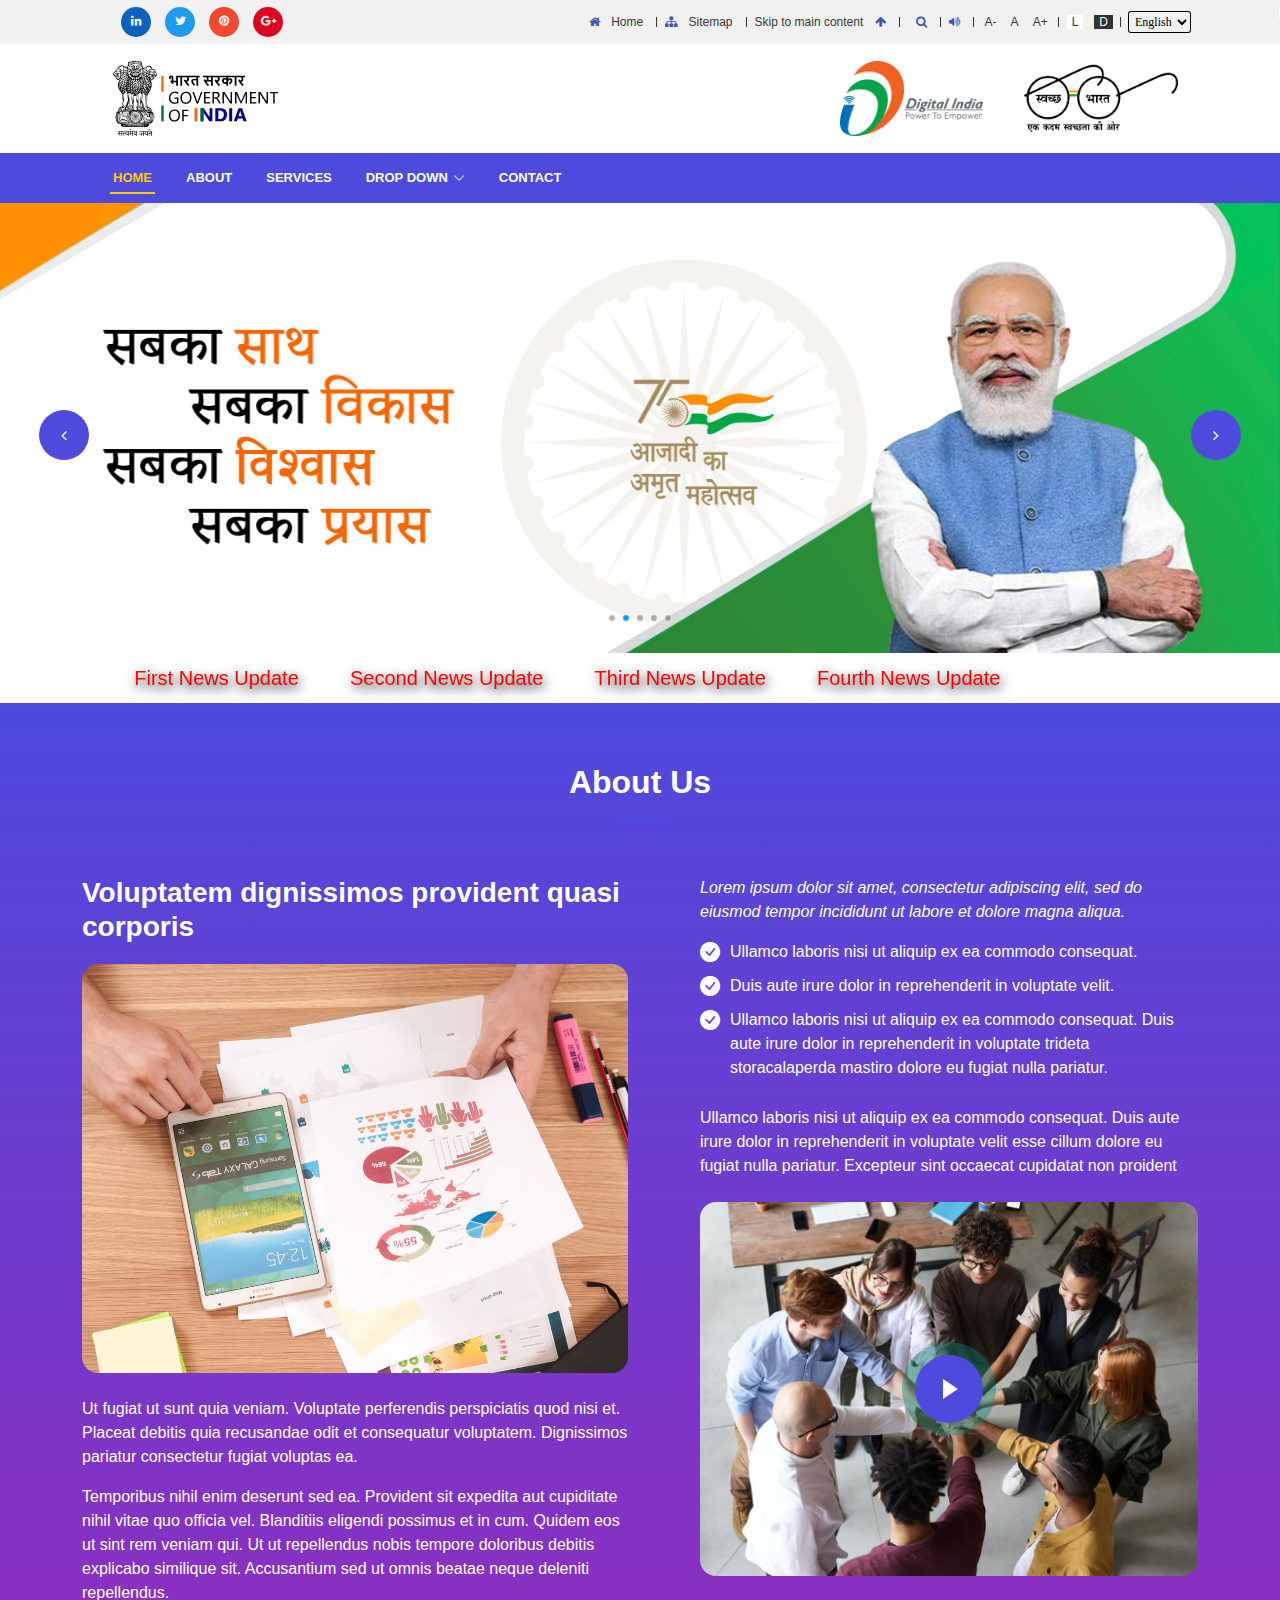
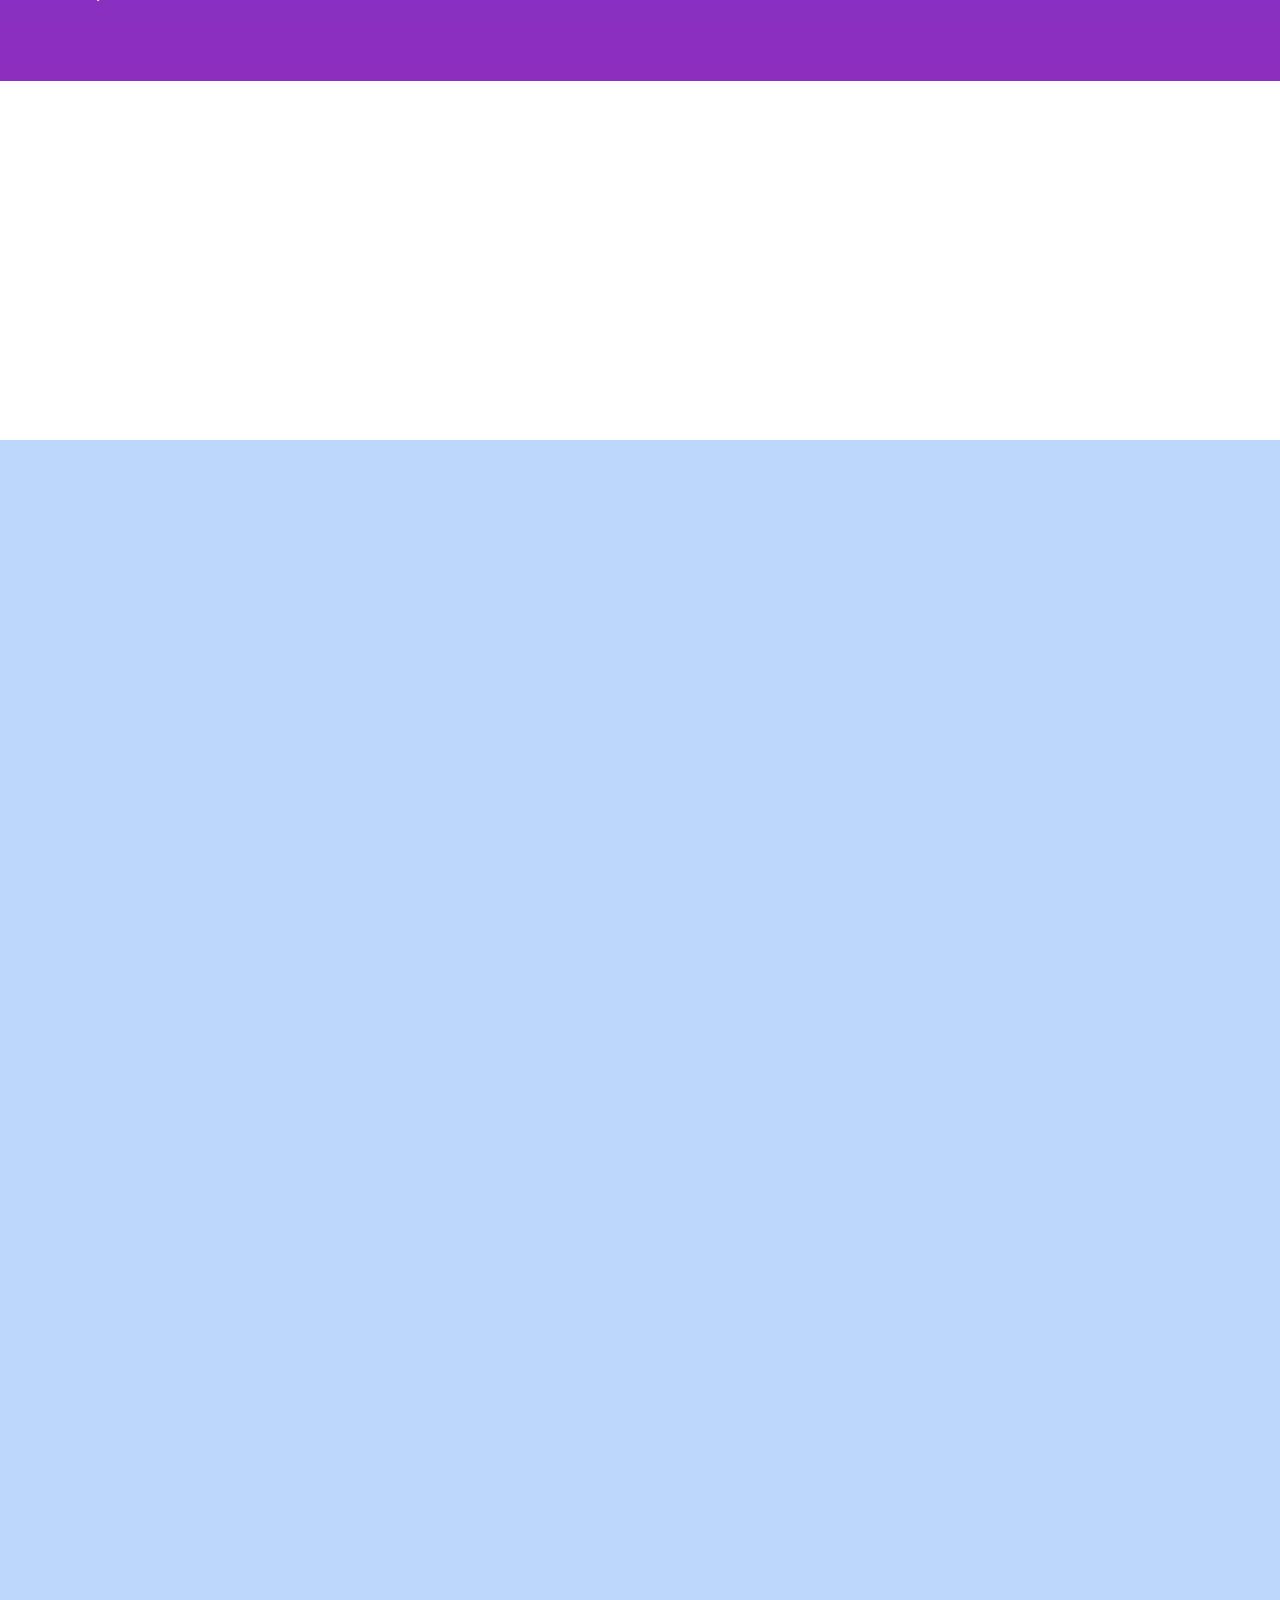
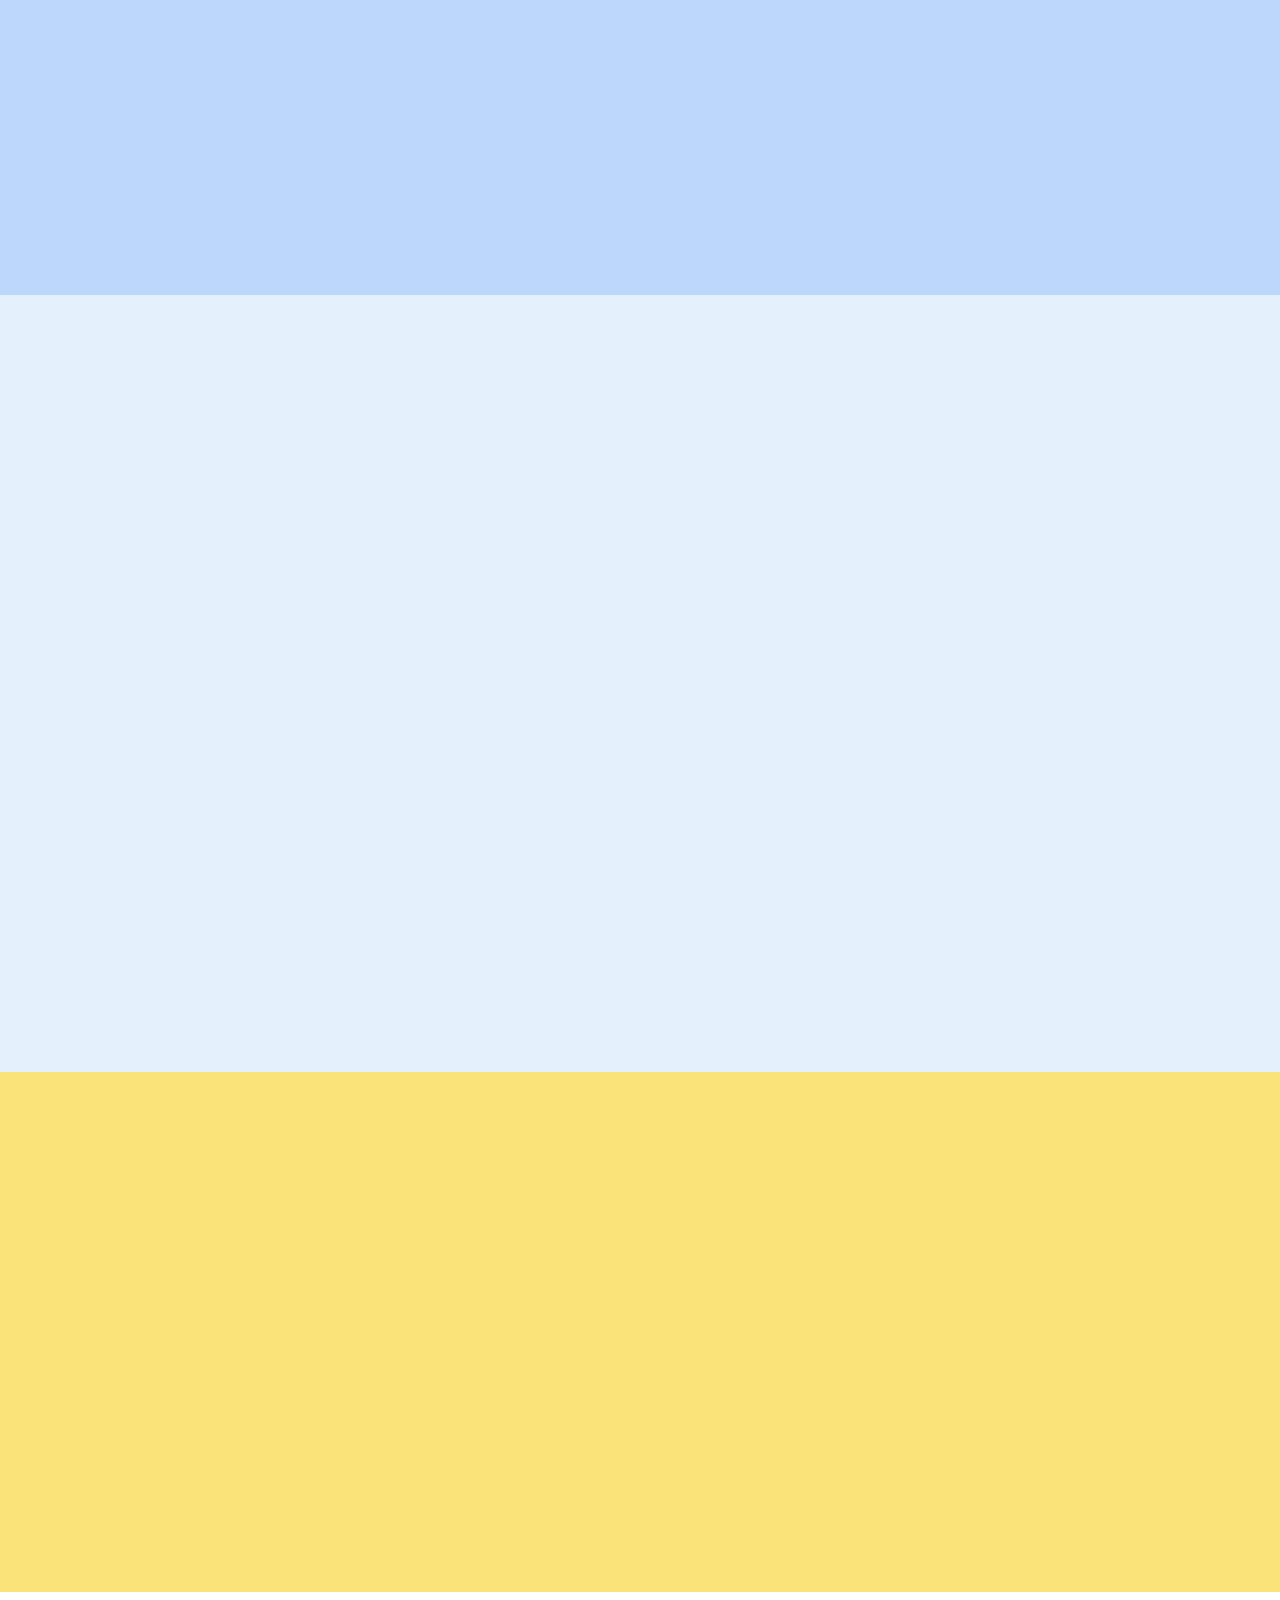
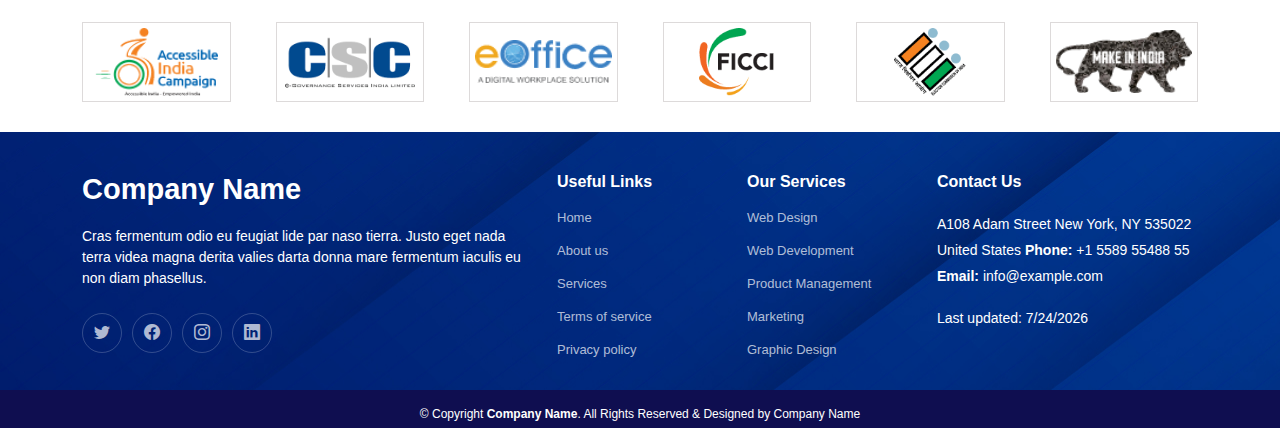
<file: theme1/index.html>
<!DOCTYPE html>
<html lang="en">

<head>
  <meta charset="utf-8">
  <meta content="width=device-width, initial-scale=1.0" name="viewport">

  <title>Company Name cunsultancy private limited</title>
  <meta content="" name="description">
  <meta content="" name="keywords">


  <link href="assets/vendor/bootstrap/css/bootstrap.min.css" rel="stylesheet">

  <!-- font awesome -->
  <link href="assets/css/main.css" rel="stylesheet">
  <link rel="stylesheet" href="./assets/css/font-awesome-4.7.0/css/font-awesome.min.css">

  <link rel="stylesheet" href="./assets/css/responsive.css">
  <!-- Vendor CSS Files -->

  <link href="assets/vendor/aos/aos.css" rel="stylesheet">
  <link href="assets/vendor/glightbox/css/glightbox.min.css" rel="stylesheet">
  <link href="assets/vendor/swiper/swiper-bundle.min.css" rel="stylesheet">

  <link href="assets/vendor/bootstrap-icons/bootstrap-icons.css" rel="stylesheet">
  <script src="./assets/js/code.jquery.com_jquery-3.7.0.js"></script>


</head>

<body>

  <div class="main-container">
    <div class="main-container-wrapper">
      <section id="topbar" class="topbar">
        <div class="top-header">
          <div class="container">
            <div class="row">
              <div class="col-lg-3 col-md-3">

                <div class="topbar d-flex align-items-center">
                  <ul class="d-flex sociol-icon">
                    <li><a href="#" title="linkedin" aria-label="linkedin"><i class="fa fa-linkedin"
                          aria-hidden="true"></i> </a></li>
                    <li><a href="#" title="twitter" aria-label="twitter"> <i class="fa fa-twitter"
                          aria-hidden="true"></i></a></li>
                    <li><a href="#" title="pintrest " aria-label="pinterest"> <i class="fa fa-pinterest"
                          aria-hidden="true"></i> </a></li>
                    <li><a href="#" title="google plus" aria-label="google"><i class="fa fa-google-plus"
                          aria-hidden="true"></i> </a></li>


                  </ul>
                </div>

              </div>
              <div class="col-lg-9 col-md-9">
                <div class="topbar d-flex align-items-center justify-content-end after-right">
                  <ul class="d-flex align-items-center">
                    <li class="after-right"><a href="./index.html"><i class="fa fa-home pe-2"
                          aria-hidden="true"></i><span class="phone-topbar-menu"> Home</span></a></li>
                    <li class="after-right"><a href="#"> <i class="fa fa-sitemap pe-2" aria-hidden="true"></i>
                        <span class="phone-topbar-menu">Sitemap</span></a></li>
                    <li class="after-right"> <a href="#about"><span class="phone-topbar-menu">Skip to main content
                        </span><i class="fa fa-arrow-up ps-2" aria-hidden="true"></i></a></li>

                    <li class="after-right search-now "> <a href="#"> <i class="fa fa-search ps-2"
                          aria-hidden="true"></i></a></li>
                    <li class="ps-0" id="search"> <a href="#"> <input type="text"> </a> <button>Search</button></li>


                    <li class="after-right"><a href="#" title="screen reader assess"><i class="fa fa-volume-up"
                          aria-hidden="true"></i> </a></li>
                    <li class="theme-text-size after-right">
                      <a href="#" id="btn-decrease" class="pe-2">A-</a>
                      <!-- <a href="#" id="btn-decrease" onclick="decreaseFontSize()">A-</a> -->
                      <a href="" id="btn-orig" class="pe-2">A</a>
                      <a href="#" id="btn-increase">A+</a>
                    </li>
                    <li class="theme-mode after-right">
                      <a href="#" class="light-mode me-2" id="light-mode">L</a>
                      <a href="#" class="dark-mode" id="dark-mode">D</a>
                    </li>

                    <li>
                      <select name="lang" id="lang">
                        <option value="English">English</option>
                        <option value="Hindi">Hindi</option>
                      </select>
                    </li>
                    <!-- <li class="topbar-link ">
                      <ul class="d-flex align-items-center">
                       
                        
                        <li><a href="#">Contact</a></li>
                      </ul>
                    </li> -->
                  </ul>
                </div>
              </div>
            </div>
          </div>


        </div>
      </section><!-- End Top Bar -->

      <!-- ======= Logo header start ======= -->
      <div class="logo-header">
        <div class="container">
          <div class="row ">
            <div class="col-lg-6 col-md-6 set-width1">
              <div class="d-flex">
                <div class="logo">
                  <a href="./index.html" title="Government of India">

                    <img src="./assets/img/Government_of_India_logo.svg" alt="Government of India"
                      title="Government of India">
                  </a>
                </div>
                <!-- <div class="logo-text">
              <h1 class="mb-0">
                National Rabies Control Program
              </h1>
              <h2 class="mb-0"> National Center for Disease control</h2>
              <p>Directorate General of Health Services, Ministry of Health & Family Welfare, Government of India
              </p>
            </div> -->
              </div>

            </div>
            <div class="col-lg-6 col-md-6 set-width2">
              <div class="logo dital-india">
                <!-- <button class="simple-button">Know Your Vaccination Schedule</button> -->
                <a href="#">
                  <img src="./assets/img/Digital_India_logo.svg.png" alt="Digital_India_logo" title="Digital_India_logo"
                    class="nrcp-logo">
                </a>
                <a href="#">
                  <img src="./assets/img/swachh-bharat-abhiyan-logo-vector-file.jpg" alt="swatch bharat"
                    title="swatch bharat" class="swatch-bharat">
                </a>


              </div>
            </div>
          </div>
        </div>
        <!-- Logo header content here -->
      </div>
      <!-- ======= Logo header end ======= -->



      <!-- ======= Header ======= -->


      <header id="header" class="header d-flex align-items-center">

        <div class="container-fluid container-xl d-flex align-items-center justify-content-between">
          <a href="index.html" class="logo d-flex align-items-center d-lg-none" aria-label="site logo">
            <!-- Uncomment the line below if you also wish to use an image logo -->
            <img src="assets/img/Government_of_India_logo.svg" alt="Government of India" class="main-logo">
            <!-- <h1>Impact<span>.</span></h1> -->
          </a>
          <nav id="navbar" class="navbar">
            <ul>
              <li><a href="./index.html" class="active">Home</a></li>
              <li><a href="./about.html" class="">About</a></li>
              <li><a href="./services.html" class="">Services</a></li>
              <!-- <li><a href="#portfolio" class="">Portfolio</a></li> -->
              <!-- <li><a href="#team">Team</a></li> -->
              <!-- <li><a href="blog.html">Blog</a></li> -->
              <li class="dropdown"><a href="#" class="">Drop Down <i
                    class="bi dropdown-indicator bi-chevron-down"></i></a>
                <ul class="">
                  <li><a href="#">Drop Down 1</a></li>
                  <li class="dropdown"><a href="#" class="">Deep Drop Down <i
                        class="bi dropdown-indicator bi-chevron-down"></i></a>
                    <ul class="">
                      <li><a href="#">Deep Drop Down 1</a></li>
                      <li><a href="#">Deep Drop Down 2</a></li>
                      <li><a href="#">Deep Drop Down 3</a></li>
                      <li><a href="#">Deep Drop Down 4</a></li>
                      <li><a href="#">Deep Drop Down 5</a></li>
                    </ul>
                  </li>
                  <li><a href="#">Drop Down 2</a></li>
                  <li><a href="#">Drop Down 3</a></li>
                  <li><a href="#">Drop Down 4</a></li>
                </ul>
              </li>
              <li><a href="./contact.html">Contact</a></li>
            </ul>
          </nav><!-- .navbar -->

          <i class="mobile-nav-toggle mobile-nav-show bi bi-list"></i>
          <i class="mobile-nav-toggle mobile-nav-hide bi bi-x d-none"></i>

        </div>
      </header>
      <!-- End Header -->

      <!-- ==========Carousel section start============ -->
      <section class="carousel-section hero" id="hero">

        <div id="carouselExampleControls" class="carousel slide" data-bs-ride="carousel">
          <div class="carousel-inner">

            <div class="carousel-indicators">
              <button type="button" data-bs-target="#carouselExampleControls" data-bs-slide-to="0" class=""
                aria-label="Slide 1"></button>
              <button type="button" data-bs-target="#carouselExampleControls" data-bs-slide-to="1" aria-label="Slide 2"
                class="active" aria-current="true"></button>
              <button type="button" data-bs-target="#carouselExampleControls" data-bs-slide-to="2" aria-label="Slide 3"
                class=""></button>
              <button type="button" data-bs-target="#carouselExampleControls" data-bs-slide-to="3" aria-label="Slide 4"
                class=""></button>
              <button type="button" data-bs-target="#carouselExampleControls" data-bs-slide-to="4" aria-label="Slide 5"
                class=""></button>
            </div>
            <!-- <div class="carousel-item active">
              <div class="banner-mask">
                <div class="grid1"></div>
               
                <div class="mask-text scroll-animation-left">
                  <h2 class="mask-title">
                    National Rabies Control Program
                  </h2>
                  <p>
                    is a public health initiative in India that aims to prevent and control the spread of rabies, a
                    deadly viral disease that is transmitted to humans through the bite of an infected animal.
                  </p>
                  <div class="button-center">
                  
                    <button class="btn button mt-4">Read More</button>
                  </div>
                </div>

              </div>
              <img src="./images/banner-mask.png" class="d-block w-100" alt="1">
            </div> -->
            <div class="carousel-item active carousel-item-start">
              <img src="./assets/img/nic-services-slider-01-scaled.jpg" class="d-block w-100" alt="carousel">


              <div class="carousel-caption  d-md-block">
                <h5> WELCOME TO THE Company Name</h5>
                <p>The Lalit Kala Akademi was inaugurated in New Delhi on August 5th, 1954, by the then Minister for
                  Education, Maulana Abul Kalam Azad.
                  Read More</p>
                <div class="d-flex justify-content-center justify-content-lg-start">
                  <a href="#" class="btn-get-started">Get Started</a>
                </div>
              </div>
            </div>
            <div class="carousel-item carousel-item-next carousel-item-start">
              <img src="./assets/img/pm-hindi-slider.jpg" class="d-block w-100" alt="carousel">
              <div class="carousel-caption  d-md-block">
                <h5> WELCOME TO THE Company Name</h5>
                <p>The Company Name was inaugurated in New Delhi on August 5th, 1954, by the then Minister for
                  Education, Maulana Abul Kalam Azad.
                  Read More</p>

                <div class="d-flex justify-content-center justify-content-lg-start">
                  <a href="#" class="btn-get-started">Get Started</a>
                </div>
              </div>
            </div>

            <div class="carousel-item">
              <img src="./assets/img/mmmd.jpg" class="d-block w-100" alt="carousel">
              <div class="carousel-caption  d-md-block">
                <h5> WELCOME TO THE Company Name</h5>
                <p>The Company Name was inaugurated in New Delhi on August 5th, 1954, by the then Minister for
                  Education, Maulana Abul Kalam Azad.
                  Read More</p>
                <div class="d-flex justify-content-center justify-content-lg-start">
                  <a href="#" class="btn-get-started">Get Started</a>
                </div>
              </div>
            </div>

            <div class="carousel-item">
              <img src="./assets/img/Banner2_PetroleumProducts_0.png" class="d-block w-100" alt="carousel">
              <div class="carousel-caption  d-md-block">
                <h5> WELCOME TO THE Company Name</h5>
                <p>The Company Name was inaugurated in New Delhi on August 5th, 1954, by the then Minister for
                  Education, Maulana Abul Kalam Azad.
                  Read More</p>
                <div class="d-flex justify-content-center justify-content-lg-start">
                  <a href="#" class="btn-get-started">Get Started</a>
                </div>
              </div>
            </div>

            <!-- <div class="carousel-item">
              <img src="./assets/image/slider5.jpg" class="d-block w-100" alt="carousel">
              <div class="carousel-caption  d-md-block">
                <h5> WELCOME TO THE Company Name</h5>
                <p>The Company Name was inaugurated in New Delhi on August 5th, 1954, by the then Minister for
                  Education, Maulana Abul Kalam Azad.
                  Read More</p>

                  <div class="d-flex justify-content-center justify-content-lg-start">
                    <a href="#" class="btn-get-started">Get Started</a>
                  </div>
              </div>
            </div> -->

          </div>
          <button class="carousel-control-prev" type="button" data-bs-target="#carouselExampleControls"
            data-bs-slide="prev">
            <i class="fa fa-angle-left" aria-hidden="true"></i>
            <span class="visually-hidden">Previous</span>
          </button>
          <button class="carousel-control-next" type="button" data-bs-target="#carouselExampleControls"
            data-bs-slide="next">
            <i class="fa fa-angle-right" aria-hidden="true"></i>
            <span class="visually-hidden">Next</span>
          </button>
        </div>
      </section>
      <!-- ==========Carousel section end============ -->






    </div>
  </div>


  <section class="news-marquee">
    <div class="container" data-aos="fade-up">
      <div class="marquee">
        <div class="marquee__inner" aria-hidden="true">
          <span>First News Update</span>
          <span>Second News Update</span>
          <span class="mob-news">Third News Update</span>
          <span class="mob-news">Fourth News Update</span>
        </div>
      </div>
    </div>

  </section>

  <main id="main">

    <!-- ======= About Us Section ======= -->
    <section id="about" class="about">
      <div class="container" data-aos="fade-up">

        <div class="section-header text-white">
          <h2>About Us</h2>

        </div>

        <div class="row gy-4">
          <div class="col-lg-6 text-white">
            <h3>Voluptatem dignissimos provident quasi corporis</h3>
            <img src="assets/img/about.jpg" class="img-fluid rounded-4 mb-4" alt="about section">
            <p class="text-white">Ut fugiat ut sunt quia veniam. Voluptate perferendis perspiciatis quod nisi et.
              Placeat debitis quia recusandae odit et consequatur voluptatem. Dignissimos pariatur consectetur fugiat
              voluptas ea.</p>
            <p class="text-white">Temporibus nihil enim deserunt sed ea. Provident sit expedita aut cupiditate nihil
              vitae quo officia vel. Blanditiis eligendi possimus et in cum. Quidem eos ut sint rem veniam qui. Ut ut
              repellendus nobis tempore doloribus debitis explicabo similique sit. Accusantium sed ut omnis beatae neque
              deleniti repellendus.</p>
          </div>
          <div class="col-lg-6">
            <div class="content ps-0 ps-lg-5">
              <p class="fst-italic text-white">
                Lorem ipsum dolor sit amet, consectetur adipiscing elit, sed do eiusmod tempor incididunt ut labore et
                dolore
                magna aliqua.
              </p>
              <ul>
                <li><i class="bi bi-check-circle-fill"></i> Ullamco laboris nisi ut aliquip ex ea commodo consequat.
                </li>
                <li><i class="bi bi-check-circle-fill"></i> Duis aute irure dolor in reprehenderit in voluptate velit.
                </li>
                <li><i class="bi bi-check-circle-fill"></i> Ullamco laboris nisi ut aliquip ex ea commodo consequat.
                  Duis aute irure dolor in reprehenderit in voluptate trideta storacalaperda mastiro dolore eu fugiat
                  nulla pariatur.</li>
              </ul>
              <p class="text-white">
                Ullamco laboris nisi ut aliquip ex ea commodo consequat. Duis aute irure dolor in reprehenderit in
                voluptate
                velit esse cillum dolore eu fugiat nulla pariatur. Excepteur sint occaecat cupidatat non proident
              </p>

              <div class="position-relative mt-4">
                <img src="assets/img/about-2.jpg" class="img-fluid rounded-4" alt="about section">
                <a href="https://www.youtube.com/watch?v=LXb3EKWsInQ" class="glightbox play-btn"
                  aria-label="play video"></a>
              </div>
            </div>
          </div>
        </div>

      </div>
    </section><!-- End About Us Section -->



    <!-- ======= Stats Counter Section ======= -->
    <section id="stats-counter" class="stats-counter">
      <div class="container" data-aos="fade-up">

        <div class="row gy-4 align-items-center">

          <div class="col-lg-6">
            <img src="assets/img/counter4.gif" alt="about section" class="img-fluid">
          </div>

          <div class="col-lg-6">

            <div class="stats-item d-flex align-items-center">
              <span data-purecounter-start="0" data-purecounter-end="232" data-purecounter-duration="1"
                class="purecounter"></span>
              <p><strong>Happy Clients</strong> consequuntur quae diredo para mesta</p>
            </div><!-- End Stats Item -->

            <div class="stats-item d-flex align-items-center">
              <span data-purecounter-start="0" data-purecounter-end="521" data-purecounter-duration="1"
                class="purecounter"></span>
              <p><strong>Projects</strong> adipisci atque cum quia aut</p>
            </div><!-- End Stats Item -->

            <div class="stats-item d-flex align-items-center">
              <span data-purecounter-start="0" data-purecounter-end="453" data-purecounter-duration="1"
                class="purecounter"></span>
              <p><strong>Hours Of Support</strong> aut commodi quaerat</p>
            </div><!-- End Stats Item -->

          </div>

        </div>

      </div>
    </section><!-- End Stats Counter Section -->



    <!-- ======= Portfolio Section ======= -->
    <section id="portfolio" class="portfolio sections-bg gallery">
      <div class="container" data-aos="fade-up">

        <div class="section-header">
          <h2>Gallery</h2>
          <!-- <p>Quam sed id excepturi ccusantium dolorem ut quis dolores nisi llum nostrum enim velit qui ut et autem uia reprehenderit sunt deleniti</p> -->
        </div>

        <div class="portfolio-isotope" data-portfolio-filter="*" data-portfolio-layout="masonry"
          data-portfolio-sort="original-order" data-aos="fade-up" data-aos-delay="100">

          <div>
            <ul class="portfolio-flters">
              <li data-filter="*" class="filter-active">All</li>
              <li data-filter=".filter-photo">Photo Gallery</li>
              <li data-filter=".filter-video">Video Gallery</li>

            </ul><!-- End Portfolio Filters -->
          </div>

          <div class="row gy-4 portfolio-container">

            <div class="col-xl-4 col-md-6 portfolio-item filter-photo">
              <div class="portfolio-wrap">
                <a href="assets/img/photo-gallery/photo-gallery1.png" data-gallery="portfolio-gallery-app"
                  class="glightbox"><img src="assets/img/photo-gallery/photo-gallery1.png" class="img-fluid"
                    alt="photo-gallery1"></a>
                <div class="portfolio-info">
                  <h4><a href="portfolio-details.html" title="More Details">App 1</a></h4>
                  <p>Lorem ipsum, dolor sit amet consectetur</p>
                </div>
              </div>
            </div><!-- End Portfolio Item -->

            <div class="col-xl-4 col-md-6 portfolio-item filter-video">
              <div class="portfolio-wrap call-to-action">
                <div data-gallery="portfolio-gallery-app position-relative" class="glightbox">
                  <img src="assets/img/photo-gallery/photo-gallery2.png" class="img-fluid" alt="photo-gallery2">
                  <a href="https://www.youtube.com/watch?v=LXb3EKWsInQ" class="glightbox play-btn"
                    aria-label="play video"></a>

                </div>


                <div class="portfolio-info">
                  <h4><a href="portfolio-details.html" title="More Details">Product 1</a></h4>
                  <p>Lorem ipsum, dolor sit amet consectetur</p>
                </div>
              </div>
            </div><!-- End Portfolio Item -->

            <div class="col-xl-4 col-md-6 portfolio-item filter-photo">
              <div class="portfolio-wrap">
                <a href="assets/img/photo-gallery/photo-gallery3.png" data-gallery="portfolio-gallery-app"
                  class="glightbox"><img src="assets/img/photo-gallery/photo-gallery3.png" class="img-fluid"
                    alt="photo-gallery3">
                </a>
                <div class="portfolio-info">
                  <h4><a href="portfolio-details.html" title="More Details">Branding 1</a></h4>
                  <p>Lorem ipsum, dolor sit amet consectetur</p>
                </div>
              </div>
            </div><!-- End Portfolio Item -->


            <div class="col-xl-4 col-md-6 portfolio-item filter-video">
              <div class="portfolio-wrap call-to-action">
                <div data-gallery="portfolio-gallery-app position-relative" class="glightbox">
                  <img src="assets/img/photo-gallery/photo-gallery4.png" class="img-fluid" alt="photo-gallery4">
                  <a href="https://www.youtube.com/watch?v=LXb3EKWsInQ" class="glightbox play-btn"
                    aria-label="play video"></a>

                </div>


                <div class="portfolio-info">
                  <h4><a href="portfolio-details.html" title="More Details">Product 1</a></h4>
                  <p>Lorem ipsum, dolor sit amet consectetur</p>
                </div>
              </div>
            </div><!-- End Portfolio Item -->

            <div class="col-xl-4 col-md-6 portfolio-item filter-photo">
              <div class="portfolio-wrap">
                <a href="assets/img/photo-gallery/photo-gallery5.png" data-gallery="portfolio-gallery-app"
                  class="glightbox"><img src="assets/img/photo-gallery/photo-gallery5.png" class="img-fluid"
                    alt="photo-gallery5"></a>
                <div class="portfolio-info">
                  <h4><a href="portfolio-details.html" title="More Details">App 2</a></h4>
                  <p>Lorem ipsum, dolor sit amet consectetur</p>
                </div>
              </div>
            </div><!-- End Portfolio Item -->

            <div class="col-xl-4 col-md-6 portfolio-item filter-photo">
              <div class="portfolio-wrap">
                <a href="assets/img/photo-gallery/photo-gallery6.png" data-gallery="portfolio-gallery-app"
                  class="glightbox"><img src="assets/img/photo-gallery/photo-gallery6.png" class="img-fluid"
                    alt="photo-gallery5"></a>
                <div class="portfolio-info">
                  <h4><a href="portfolio-details.html" title="More Details">Product 2</a></h4>
                  <p>Lorem ipsum, dolor sit amet consectetur</p>
                </div>
              </div>
            </div><!-- End Portfolio Item -->

            <div class="col-xl-4 col-md-6 portfolio-item filter-photo">
              <div class="portfolio-wrap">
                <a href="assets/img/photo-gallery/photo-gallery7.png" data-gallery="portfolio-gallery-app"
                  class="glightbox"><img src="assets/img/photo-gallery/photo-gallery7.png" class="img-fluid"
                    alt="photo-gallery7"></a>
                <div class="portfolio-info">
                  <h4><a href="portfolio-details.html" title="More Details">Branding 2</a></h4>
                  <p>Lorem ipsum, dolor sit amet consectetur</p>
                </div>
              </div>
            </div><!-- End Portfolio Item -->

            <div class="col-xl-4 col-md-6 portfolio-item filter-photo">
              <div class="portfolio-wrap">
                <a href="assets/img/photo-gallery/photo-gallery8.png" data-gallery="portfolio-gallery-app"
                  class="glightbox"><img src="assets/img/photo-gallery/photo-gallery8.png" class="img-fluid"
                    alt="photo-gallery8"></a>
                <div class="portfolio-info">
                  <h4><a href="portfolio-details.html" title="More Details">Books 2</a></h4>
                  <p>Lorem ipsum, dolor sit amet consectetur</p>
                </div>
              </div>
            </div><!-- End Portfolio Item -->


            <div class="col-xl-4 col-md-6 portfolio-item filter-video">
              <div class="portfolio-wrap call-to-action">
                <div data-gallery="portfolio-gallery-app position-relative" class="glightbox">
                  <img src="assets/img/photo-gallery/photo-gallery9.png" class="img-fluid" alt="photo-gallery9">
                  <a href="https://www.youtube.com/watch?v=LXb3EKWsInQ" class="glightbox play-btn"
                    aria-label="play video"></a>

                </div>


                <div class="portfolio-info">
                  <h4><a href="portfolio-details.html" title="More Details">Product 1</a></h4>
                  <p>Lorem ipsum, dolor sit amet consectetur</p>
                </div>
              </div>
            </div><!-- End Portfolio Item -->









          </div><!-- End Portfolio Container -->

        </div>

      </div>
    </section><!-- End Portfolio Section -->

    <!-- =========Event section start============= -->
    <section class="event">
      <div class="container" data-aos="fade-up">
        <div class="event-container">
          <div class="section-header">
            <h2>Events</h2>
          </div>
          <!-- <h3 class="title"></h3> -->
          <div class="event-container-wrapper">
            <div class="row">
              <div class="col-lg-4 col-md-4">
                <div class="event-card">

                  <h4 class="event-title">Recent Events</h4>
                  <ul>
                    <li><a href="#">Lorem ipsum dolor sit amet consectetur adipisicing elit.</a></li>
                    <li><a href="#">Lorem ipsum dolor sit amet consectetur adipisicing elit.</a></li>
                    <li><a href="#">Lorem ipsum dolor sit amet consectetur adipisicing elit.</a></li>
                    <li><a href="#">Lorem ipsum dolor sit amet consectetur adipisicing elit.</a></li>
                    <li><a href="#">Lorem ipsum dolor sit amet consectetur adipisicing elit.</a></li>
                    <li><a href="#">Lorem ipsum dolor sit amet consectetur adipisicing elit.</a></li>
                    <li><a href="#">Lorem ipsum dolor sit amet consectetur adipisicing elit.</a></li>
                    <li><a href="#">Lorem ipsum dolor sit amet consectetur adipisicing elit.</a></li>
                    <li><a href="#">Lorem ipsum dolor sit amet consectetur adipisicing elit.</a></li>
                  </ul>
                  <div class="call-to-action">
                    <a class="cta-btn" href="#">View All</a>
                  </div>
                </div>
              </div>

              <div class="col-lg-4 col-md-4">
                <div class="event-card">
                  <h4 class="event-title">Upcoming Events</h4>
                  <ul>
                    <li><a href="#">Lorem ipsum dolor sit amet consectetur adipisicing elit.</a></li>
                    <li><a href="#">Lorem ipsum dolor sit amet consectetur adipisicing elit.</a></li>
                    <li><a href="#">Lorem ipsum dolor sit amet consectetur adipisicing elit.</a></li>
                    <li><a href="#">Lorem ipsum dolor sit amet consectetur adipisicing elit.</a></li>
                    <li><a href="#">Lorem ipsum dolor sit amet consectetur adipisicing elit.</a></li>
                    <li><a href="#">Lorem ipsum dolor sit amet consectetur adipisicing elit.</a></li>
                    <li><a href="#">Lorem ipsum dolor sit amet consectetur adipisicing elit.</a></li>
                    <li><a href="#">Lorem ipsum dolor sit amet consectetur adipisicing elit.</a></li>
                    <li><a href="#">Lorem ipsum dolor sit amet consectetur adipisicing elit.</a></li>
                  </ul>
                  <div class="call-to-action">
                    <a class="cta-btn" href="#">View All</a>
                  </div>
                </div>
              </div>

              <div class="col-lg-4 col-md-4">
                <div class="event-card">
                  <h4 class="event-title">Past Events</h4>
                  <ul>
                    <li><a href="#">Lorem ipsum dolor sit amet consectetur adipisicing elit.</a></li>
                    <li><a href="#">Lorem ipsum dolor sit amet consectetur adipisicing elit.</a></li>
                    <li><a href="#">Lorem ipsum dolor sit amet consectetur adipisicing elit.</a></li>
                    <li><a href="#">Lorem ipsum dolor sit amet consectetur adipisicing elit.</a></li>
                    <li><a href="#">Lorem ipsum dolor sit amet consectetur adipisicing elit.</a></li>
                    <li><a href="#">Lorem ipsum dolor sit amet consectetur adipisicing elit.</a></li>
                    <li><a href="#">Lorem ipsum dolor sit amet consectetur adipisicing elit.</a></li>
                    <li><a href="#">Lorem ipsum dolor sit amet consectetur adipisicing elit.</a></li>
                    <li><a href="#">Lorem ipsum dolor sit amet consectetur adipisicing elit.</a></li>
                  </ul>
                  <div class="call-to-action">
                    <a class="cta-btn" href="#">View All</a>
                  </div>
                </div>
              </div>

            </div>

          </div>
        </div>
      </div>

    </section>
    <!-- =========Event section End============= -->
    <!-- ======= Frequently Asked Questions Section ======= -->
    <section id="faq" class="faq">
      <div class="container" data-aos="fade-up">

        <div class="row gy-4">

          <div class="col-lg-4">
            <div class="content px-xl-5">
              <h3>Frequently Asked <strong>Questions</strong></h3>
              <p>
                Lorem ipsum dolor sit amet, consectetur adipiscing elit, sed do eiusmod tempor incididunt ut labore et
                dolore magna aliqua. Duis aute irure dolor in reprehenderit
              </p>
            </div>
          </div>

          <div class="col-lg-8">

            <div class="accordion accordion-flush" id="faqlist" data-aos="fade-up" data-aos-delay="100">

              <div class="accordion-item">
                <h3 class="accordion-header">
                  <button class="accordion-button collapsed" type="button" data-bs-toggle="collapse"
                    data-bs-target="#faq-content-1">
                    <span class="num">1.</span>
                    Non consectetur a erat nam at lectus urna duis?
                  </button>
                </h3>
                <div id="faq-content-1" class="accordion-collapse collapse" data-bs-parent="#faqlist">
                  <div class="accordion-body">
                    Feugiat pretium nibh ipsum consequat. Tempus iaculis urna id volutpat lacus laoreet non curabitur
                    gravida. Venenatis lectus magna fringilla urna porttitor rhoncus dolor purus non.
                  </div>
                </div>
              </div><!-- # Faq item-->

              <div class="accordion-item">
                <h3 class="accordion-header">
                  <button class="accordion-button collapsed" type="button" data-bs-toggle="collapse"
                    data-bs-target="#faq-content-2">
                    <span class="num">2.</span>
                    Feugiat scelerisque varius morbi enim nunc faucibus a pellentesque?
                  </button>
                </h3>
                <div id="faq-content-2" class="accordion-collapse collapse" data-bs-parent="#faqlist">
                  <div class="accordion-body">
                    Dolor sit amet consectetur adipiscing elit pellentesque habitant morbi. Id interdum velit laoreet id
                    donec ultrices. Fringilla phasellus faucibus scelerisque eleifend donec pretium. Est pellentesque
                    elit ullamcorper dignissim. Mauris ultrices eros in cursus turpis massa tincidunt dui.
                  </div>
                </div>
              </div><!-- # Faq item-->

              <div class="accordion-item">
                <h3 class="accordion-header">
                  <button class="accordion-button collapsed" type="button" data-bs-toggle="collapse"
                    data-bs-target="#faq-content-3">
                    <span class="num">3.</span>
                    Dolor sit amet consectetur adipiscing elit pellentesque habitant morbi?
                  </button>
                </h3>
                <div id="faq-content-3" class="accordion-collapse collapse" data-bs-parent="#faqlist">
                  <div class="accordion-body">
                    Eleifend mi in nulla posuere sollicitudin aliquam ultrices sagittis orci. Faucibus pulvinar
                    elementum integer enim. Sem nulla pharetra diam sit amet nisl suscipit. Rutrum tellus pellentesque
                    eu tincidunt. Lectus urna duis convallis convallis tellus. Urna molestie at elementum eu facilisis
                    sed odio morbi quis
                  </div>
                </div>
              </div><!-- # Faq item-->

              <div class="accordion-item">
                <h3 class="accordion-header">
                  <button class="accordion-button collapsed" type="button" data-bs-toggle="collapse"
                    data-bs-target="#faq-content-4">
                    <span class="num">4.</span>
                    Ac odio tempor orci dapibus. Aliquam eleifend mi in nulla?
                  </button>
                </h3>
                <div id="faq-content-4" class="accordion-collapse collapse" data-bs-parent="#faqlist">
                  <div class="accordion-body">
                    Dolor sit amet consectetur adipiscing elit pellentesque habitant morbi. Id interdum velit laoreet id
                    donec ultrices. Fringilla phasellus faucibus scelerisque eleifend donec pretium. Est pellentesque
                    elit ullamcorper dignissim. Mauris ultrices eros in cursus turpis massa tincidunt dui.
                  </div>
                </div>
              </div><!-- # Faq item-->

              <div class="accordion-item">
                <h3 class="accordion-header">
                  <button class="accordion-button collapsed" type="button" data-bs-toggle="collapse"
                    data-bs-target="#faq-content-5">
                    <span class="num">5.</span>
                    Tempus quam pellentesque nec nam aliquam sem et tortor consequat?
                  </button>
                </h3>
                <div id="faq-content-5" class="accordion-collapse collapse" data-bs-parent="#faqlist">
                  <div class="accordion-body">
                    Molestie a iaculis at erat pellentesque adipiscing commodo. Dignissim suspendisse in est ante in.
                    Nunc vel risus commodo viverra maecenas accumsan. Sit amet nisl suscipit adipiscing bibendum est.
                    Purus gravida quis blandit turpis cursus in
                  </div>
                </div>
              </div><!-- # Faq item-->

            </div>

          </div>
        </div>

      </div>
    </section><!-- End Frequently Asked Questions Section -->



    <!-- ========logo slider section start -->
    <section id="clients" class="clients">
      <div class="container aos-init aos-animate" data-aos="zoom-out">

        <div class="clients-slider swiper swiper-initialized swiper-horizontal swiper-pointer-events">
          <div class="swiper-wrapper align-items-center" id="swiper-wrapper-a73677517310e9563" aria-live="off"
            style="transform: translate3d(-3068px, 0px, 0px); transition-duration: 400ms;">
            <div class="swiper-slide swiper-slide-duplicate" data-swiper-slide-index="2" role="group" aria-label="3 / 8"
              style="width: 116px; margin-right: 120px;"><img src="assets/img/clients/client-3.png" class="img-fluid"
                alt=""></div>
            <div class="swiper-slide swiper-slide-duplicate" data-swiper-slide-index="3" role="group" aria-label="4 / 8"
              style="width: 116px; margin-right: 120px;"><img src="assets/img/clients/client-4.png" class="img-fluid"
                alt=""></div>
            <div class="swiper-slide swiper-slide-duplicate" data-swiper-slide-index="4" role="group" aria-label="5 / 8"
              style="width: 116px; margin-right: 120px;"><img src="assets/img/clients/client-5.png" class="img-fluid"
                alt=""></div>
            <div class="swiper-slide swiper-slide-duplicate" data-swiper-slide-index="5" role="group" aria-label="6 / 8"
              style="width: 116px; margin-right: 120px;"><img src="assets/img/clients/client-6.png" class="img-fluid"
                alt=""></div>
            <div class="swiper-slide swiper-slide-duplicate swiper-slide-duplicate-prev" data-swiper-slide-index="6"
              role="group" aria-label="7 / 8" style="width: 116px; margin-right: 120px;"><img
                src="assets/img/clients/client-7.png" class="img-fluid" alt=""></div>
            <div class="swiper-slide swiper-slide-duplicate swiper-slide-duplicate-active" data-swiper-slide-index="7"
              role="group" aria-label="8 / 8" style="width: 116px; margin-right: 120px;"><img
                src="assets/img/clients/client-8.png" class="img-fluid" alt=""></div>
            <div class="swiper-slide swiper-slide-duplicate-next" data-swiper-slide-index="0" role="group"
              aria-label="1 / 8" style="width: 116px; margin-right: 120px;"><img src="assets/img/clients/client-1.png"
                class="img-fluid" alt=""></div>
            <div class="swiper-slide" data-swiper-slide-index="1" role="group" aria-label="2 / 8"
              style="width: 116px; margin-right: 120px;"><img src="assets/img/clients/client-2.png" class="img-fluid"
                alt=""></div>
            <div class="swiper-slide" data-swiper-slide-index="2" role="group" aria-label="3 / 8"
              style="width: 116px; margin-right: 120px;"><img src="assets/img/clients/client-3.png" class="img-fluid"
                alt=""></div>
            <div class="swiper-slide" data-swiper-slide-index="3" role="group" aria-label="4 / 8"
              style="width: 116px; margin-right: 120px;"><img src="assets/img/clients/client-4.png" class="img-fluid"
                alt=""></div>
            <div class="swiper-slide" data-swiper-slide-index="4" role="group" aria-label="5 / 8"
              style="width: 116px; margin-right: 120px;"><img src="assets/img/clients/client-5.png" class="img-fluid"
                alt=""></div>
            <div class="swiper-slide" data-swiper-slide-index="5" role="group" aria-label="6 / 8"
              style="width: 116px; margin-right: 120px;"><img src="assets/img/clients/client-6.png" class="img-fluid"
                alt=""></div>
            <div class="swiper-slide swiper-slide-prev" data-swiper-slide-index="6" role="group" aria-label="7 / 8"
              style="width: 116px; margin-right: 120px;"><img src="assets/img/clients/client-7.png" class="img-fluid"
                alt=""></div>
            <div class="swiper-slide swiper-slide-active" data-swiper-slide-index="7" role="group" aria-label="8 / 8"
              style="width: 116px; margin-right: 120px;"><img src="assets/img/clients/client-8.png" class="img-fluid"
                alt=""></div>
            <div class="swiper-slide swiper-slide-duplicate swiper-slide-next" data-swiper-slide-index="0" role="group"
              aria-label="1 / 8" style="width: 116px; margin-right: 120px;"><img src="assets/img/clients/client-1.png"
                class="img-fluid" alt=""></div>
            <div class="swiper-slide swiper-slide-duplicate" data-swiper-slide-index="1" role="group" aria-label="2 / 8"
              style="width: 116px; margin-right: 120px;"><img src="assets/img/clients/client-2.png" class="img-fluid"
                alt=""></div>
            <div class="swiper-slide swiper-slide-duplicate" data-swiper-slide-index="2" role="group" aria-label="3 / 8"
              style="width: 116px; margin-right: 120px;"><img src="assets/img/clients/client-3.png" class="img-fluid"
                alt=""></div>
            <div class="swiper-slide swiper-slide-duplicate" data-swiper-slide-index="3" role="group" aria-label="4 / 8"
              style="width: 116px; margin-right: 120px;"><img src="assets/img/clients/client-4.png" class="img-fluid"
                alt=""></div>
            <div class="swiper-slide swiper-slide-duplicate" data-swiper-slide-index="4" role="group" aria-label="5 / 8"
              style="width: 116px; margin-right: 120px;"><img src="assets/img/clients/client-5.png" class="img-fluid"
                alt=""></div>
            <div class="swiper-slide swiper-slide-duplicate" data-swiper-slide-index="5" role="group" aria-label="6 / 8"
              style="width: 116px; margin-right: 120px;"><img src="assets/img/clients/client-6.png" class="img-fluid"
                alt=""></div>
          </div>
          <span class="swiper-notification" aria-live="assertive" aria-atomic="true"></span>
        </div>

      </div>
    </section>
    <!-- ========logo slider section end -->

  </main><!-- End #main -->

  <!-- ======= Footer ======= -->
  <footer id="footer" class="footer">

    <div class="container">
      <div class="row gy-4">
        <div class="col-lg-5 col-md-12 footer-info">
          <div class="section-header">
            <h2>
              <a href="index.html" class=" d-flex align-items-center">
                <span>Company Name</span>
              </a>
            </h2>
          </div>

          <p>Cras fermentum odio eu feugiat lide par naso tierra. Justo eget nada terra videa magna derita valies darta
            donna mare fermentum iaculis eu non diam phasellus.</p>
          <div class="social-links d-flex mt-4">
            <a href="#" class="twitter" aria-label="twitter"><i class="bi bi-twitter"></i></a>
            <a href="#" class="facebook" aria-label="facebook"><i class="bi bi-facebook"></i></a>
            <a href="#" class="instagram" aria-label="instagram"><i class="bi bi-instagram"></i></a>
            <a href="#" class="linkedin" aria-label="linkedin"><i class="bi bi-linkedin"></i></a>
          </div>
        </div>

        <div class="col-lg-2 col-6 footer-links">
          <h4>Useful Links</h4>
          <ul>
            <li><a href="#">Home</a></li>
            <li><a href="#">About us</a></li>
            <li><a href="#">Services</a></li>
            <li><a href="#">Terms of service</a></li>
            <li><a href="#">Privacy policy</a></li>
          </ul>
        </div>

        <div class="col-lg-2 col-6 footer-links">
          <h4>Our Services</h4>
          <ul>
            <li><a href="#">Web Design</a></li>
            <li><a href="#">Web Development</a></li>
            <li><a href="#">Product Management</a></li>
            <li><a href="#">Marketing</a></li>
            <li><a href="#">Graphic Design</a></li>
          </ul>
        </div>

        <div class="col-lg-3 col-md-12 footer-contact  text-md-start">
          <h4>Contact Us</h4>
          <p>
            A108 Adam Street
            New York, NY 535022
            United States
            <strong>Phone:</strong> +1 5589 55488 55
            <strong>Email:</strong> info@example.com
          </p>

          <p>Last updated: <span class="date"></span></p>
        </div>

      </div>
    </div>

    <div class="container mt-4">
      <div class="terms-condition">
        <div class="copyright">
          <p>
            &copy; Copyright <strong><span>Company Name</span></strong>. All Rights Reserved & Designed by <a
              href="https://CompanyName.com/">Company Name</a>
          </p>

        </div>

      </div>

    </div>

  </footer><!-- End Footer -->
  <!-- End Footer -->

  <a href="#" class="scroll-top d-flex align-items-center justify-content-center" aria-label="swithch to top"><i
      class="bi bi-arrow-up-short"></i></a>

  <div id="preloader"></div>

  <!-- Vendor JS Files -->
  <script src="assets/vendor/bootstrap/js/bootstrap.bundle.min.js"></script>
  <script src="assets/vendor/aos/aos.js"></script>
  <script src="assets/vendor/glightbox/js/glightbox.min.js"></script>
  <script src="assets/vendor/purecounter/purecounter_vanilla.js"></script>
  <script src="assets/vendor/swiper/swiper-bundle.min.js"></script>
  <script src="assets/vendor/isotope-layout/isotope.pkgd.min.js"></script>
  <script src="assets/vendor/php-email-form/validate.js"></script>

  <!-- Template Main JS File -->
  <script src="assets/js/main.js"></script>

</body>

</html>
</file>
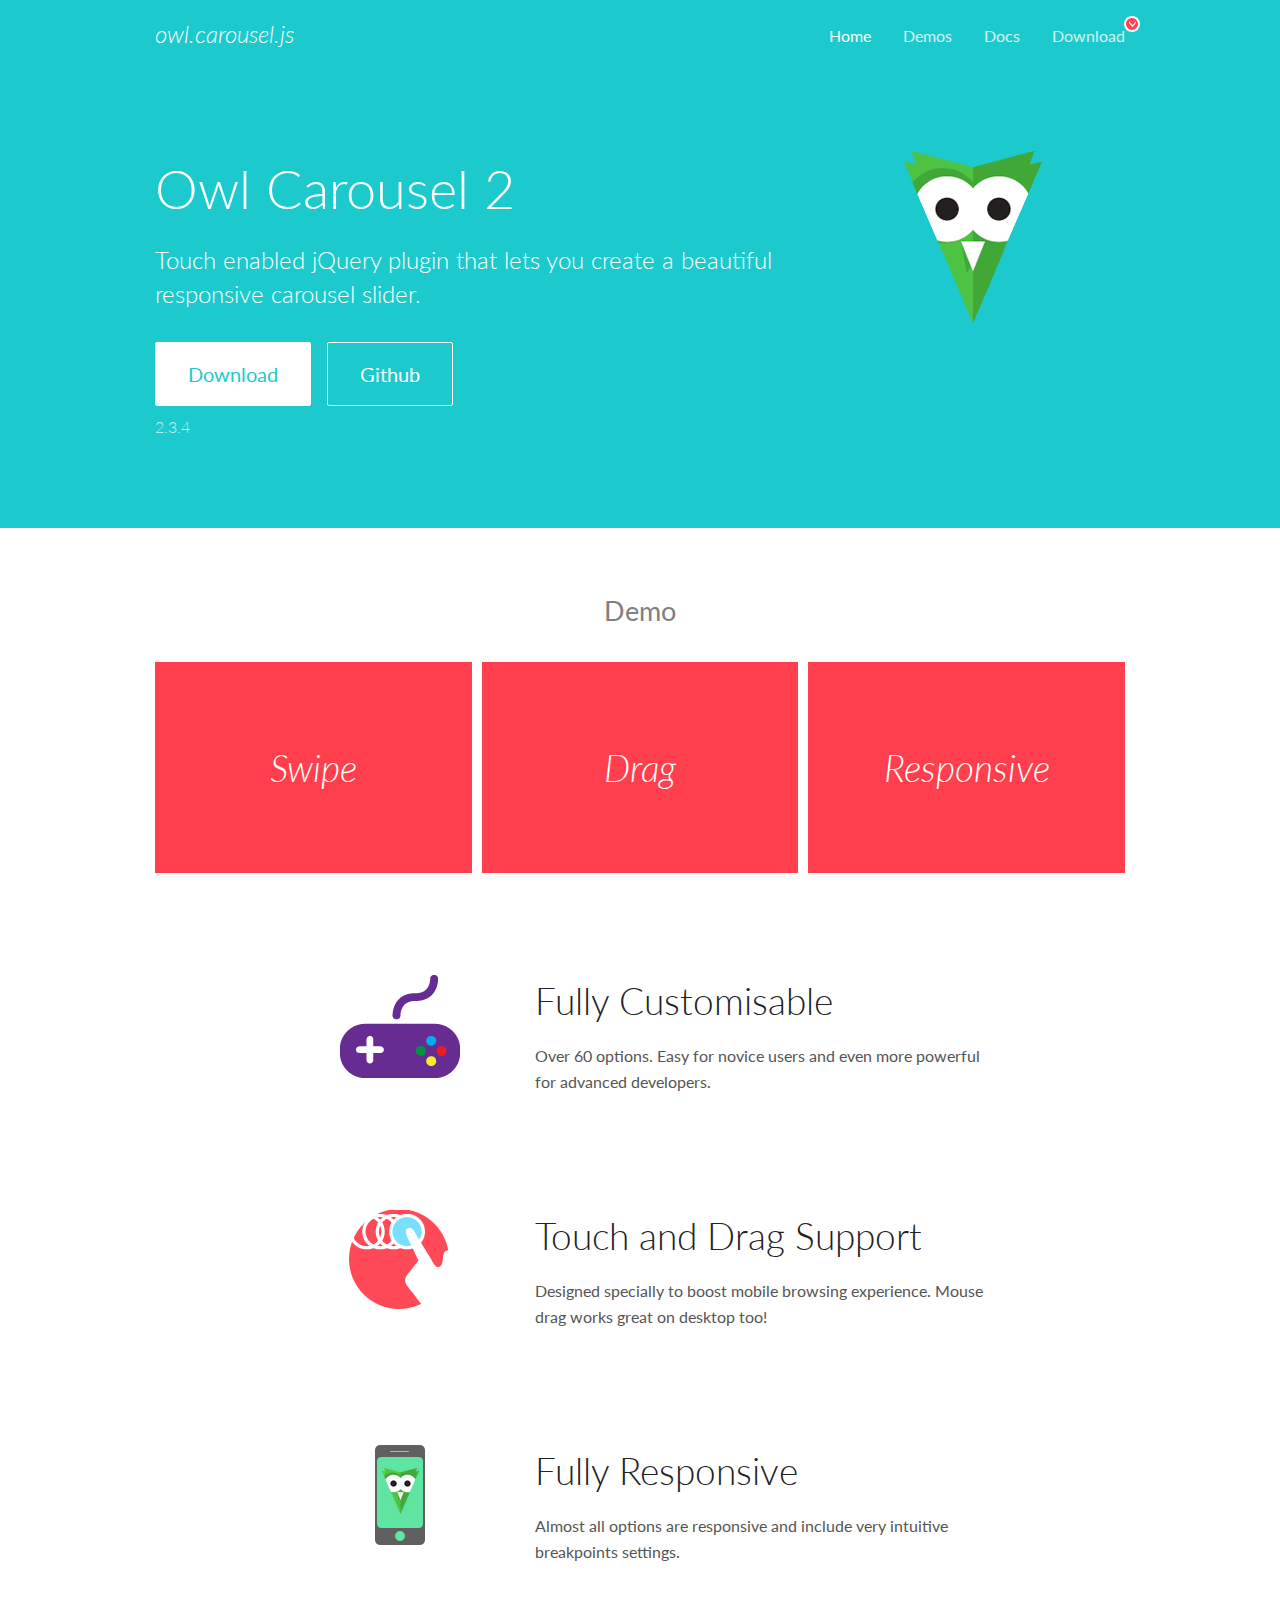
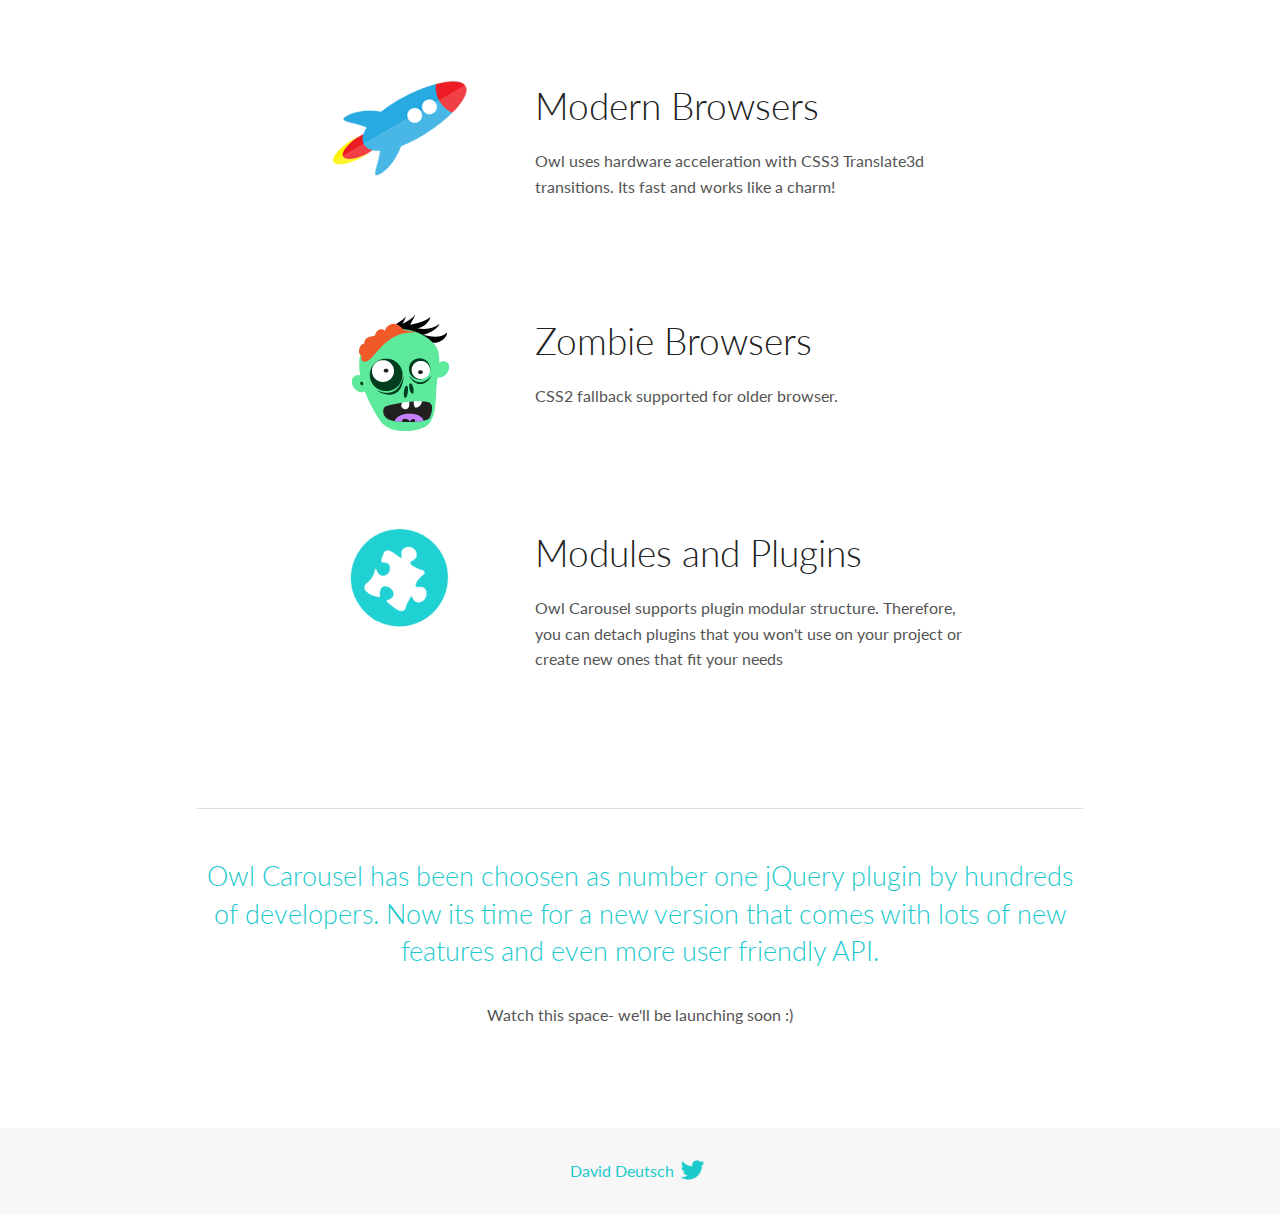
<file: theme2/assets/OwlCarousel2-2.3.4/OwlCarousel2-2.3.4/docs/index.html>
<!DOCTYPE html>
<html lang="en">
  <head>

    <!-- head -->
    <meta charset="utf-8">
    <meta name="msapplication-tap-highlight" content="no" />
    <meta name="viewport" content="width=device-width, initial-scale=1.0" />
    <meta name="description" content="Touch enabled jQuery plugin that lets you create beautiful responsive carousel slider.">
    <meta name="author" content="David Deutsch">
    <title>
      Home | Owl Carousel | 2.3.4
    </title>

    <!-- Stylesheets -->
    <link href='https://fonts.googleapis.com/css?family=Lato:300,400,700,400italic,300italic' rel='stylesheet' type='text/css'>
    <link rel="stylesheet" href="assets/css/docs.theme.min.css">

    <!-- Owl Stylesheets -->
    <link rel="stylesheet" href="assets/owlcarousel/assets/owl.carousel.min.css">
    <link rel="stylesheet" href="assets/owlcarousel/assets/owl.theme.default.min.css">

    <!-- HTML5 shim and Respond.js IE8 support of HTML5 elements and media queries -->

    <!--[if lt IE 9]>
      <script src="https://oss.maxcdn.com/libs/html5shiv/3.7.0/html5shiv.js"></script>
      <script src="https://oss.maxcdn.com/libs/respond.js/1.3.0/respond.min.js"></script>
    <![endif]-->

    <!-- Favicons -->
    <link rel="apple-touch-icon-precomposed" sizes="144x144" href="assets/ico/apple-touch-icon-144-precomposed.png">
    <link rel="shortcut icon" href="assets/ico/favicon.png">
    <link rel="shortcut icon" href="favicon.ico">

    <!-- Yeah i know js should not be in header. Its required for demos.-->

    <!-- javascript -->
    <script src="assets/vendors/jquery.min.js"></script>
    <script src="assets/owlcarousel/owl.carousel.js"></script>
  </head>
  <body>

    <!-- header -->
    <header class="header">
      <div class="row">
        <div class="large-12 columns">
          <div class="brand left">
            <h3>
              <a href="/OwlCarousel2/">owl.carousel.js</a> 
            </h3>
          </div>
          <a id="toggle-nav" class="right">
            <span></span> <span></span> <span></span> 
          </a> 
          <div class="nav-bar">
            <ul class="clearfix">
              <li class="active">
                <a href="/OwlCarousel2/index.html">Home</a> 
              </li>
              <li> <a href="/OwlCarousel2/demos/demos.html">Demos</a>  </li>
              <li> <a href="/OwlCarousel2/docs/started-welcome.html">Docs</a>  </li>
              <li>
                <a href="https://github.com/OwlCarousel2/OwlCarousel2/archive/2.3.4.zip">Download</a> 
                <span class="download"></span> 
              </li>
            </ul>
          </div>
        </div>
      </div>
    </header>

    <!-- home panel -->
    <section id="hero">
      <div class="row">
        <div class="large-8 medium-8 columns">
          <h1>Owl Carousel 2</h1>
          <h4>Touch enabled jQuery plugin that lets you create a beautiful responsive carousel slider.</h4>
          <a href="https://github.com/OwlCarousel2/OwlCarousel2/archive/2.3.4.zip" class="hero-button">Download</a> 
          <a href="https://github.com/OwlCarousel2/OwlCarousel2" class="hero-button outline">Github</a> 
          <p>2.3.4</p>
        </div>
        <div class="large-4 medium-4 columns">
          <img class="owl-logo" src="assets/img/owl-logo.png" alt="mr. Owl">
        </div>
      </div>
    </section>

    <!-- body -->
    <div class="home-demo">
      <div class="row">
        <div class="large-12 columns">
          <h3>Demo</h3>
          <div class="owl-carousel">
            <div class="item">
              <h2>Swipe</h2>
            </div>
            <div class="item">
              <h2>Drag</h2>
            </div>
            <div class="item">
              <h2>Responsive</h2>
            </div>
            <div class="item">
              <h2>CSS3</h2>
            </div>
            <div class="item">
              <h2>Fast</h2>
            </div>
            <div class="item">
              <h2>Easy</h2>
            </div>
            <div class="item">
              <h2>Free</h2>
            </div>
            <div class="item">
              <h2>Upgradable</h2>
            </div>
            <div class="item">
              <h2>Tons of options</h2>
            </div>
            <div class="item">
              <h2>Infinity</h2>
            </div>
            <div class="item">
              <h2>Auto Width</h2>
            </div>
          </div>
        </div>
      </div>
    </div>
    <script>
      var owl = $('.owl-carousel');
      owl.owlCarousel({
        margin: 10,
        loop: true,
        responsive: {
          0: {
            items: 1
          },
          600: {
            items: 2
          },
          1000: {
            items: 3
          }
        }
      })
    </script>

    <!-- features -->
    <div id="features">
      <div class="row">
        <div class="small-12 medium-9 small-centered columns">
          <section class="row feature">
            <div class="medium-4 small-12 columns">
              <img src="assets/img/feature-options.png" alt="">
            </div>
            <div class="medium-8 small-12 columns">
              <h2>Fully Customisable</h2>
              <p>Over 60 options. Easy for novice users and even more powerful for advanced developers.</p>
            </div>
          </section>
          <section class="row feature">
            <div class="medium-4 small-12 columns">
              <img src="assets/img/feature-drag.png" alt="">
            </div>
            <div class="medium-8 small-12 columns">
              <h2>Touch and Drag Support</h2>
              <p>Designed specially to boost mobile browsing experience. Mouse drag works great on desktop too!</p>
            </div>
          </section>
          <section class="row feature">
            <div class="medium-4 small-12 columns">
              <img src="assets/img/feature-responsive.png" alt="">
            </div>
            <div class="medium-8 small-12 columns">
              <h2>Fully Responsive</h2>
              <p>Almost all options are responsive and include very intuitive breakpoints settings.</p>
            </div>
          </section>
          <section class="row feature">
            <div class="medium-4 small-12 columns">
              <img src="assets/img/feature-modern.png" alt="">
            </div>
            <div class="medium-8 small-12 columns">
              <h2>Modern Browsers</h2>
              <p>Owl uses hardware acceleration with CSS3 Translate3d transitions. Its fast and works like a charm! </p>
            </div>
          </section>
          <section class="row feature">
            <div class="medium-4 small-12 columns">
              <img src="assets/img/feature-zombie.png" alt="">
            </div>
            <div class="medium-8 small-12 columns">
              <h2>Zombie Browsers</h2>
              <p>CSS2 fallback supported for older browser.</p>
            </div>
          </section>
          <section class="row feature">
            <div class="medium-4 small-12 columns">
              <img src="assets/img/feature-module.png" alt="">
            </div>
            <div class="medium-8 small-12 columns">
              <h2>Modules and Plugins</h2>
              <p>Owl Carousel supports plugin modular structure. Therefore, you can detach plugins that you won&#x27;t use on your project or create new ones that fit your needs</p>
            </div>
          </section>
        </div>
      </div>
    </div>

    <!-- footer -->
    <section id="teaser-text">
      <div class="row">
        <div class="small-12 medium-11 small-centered columns">
          <hr>
          <h3 id="owl-carousel-has-been-choosen-as-number-one-jquery-plugin-by-hundreds-of-developers-now-its-time-for-a-new-version-that-comes-with-lots-of-new-features-and-even-more-user-friendly-api-">Owl Carousel has been choosen as number one jQuery plugin by hundreds of developers. Now its time for a new version that comes with lots of new features and even more user friendly API.</h3>
          <p>Watch this space- we&#39;ll be launching soon :)</p>
        </div>
      </div>
    </section>

    <!-- footer -->
    <footer class="footer">
      <div class="row">
        <div class="large-12 columns">
          <h5>
            <a href="/OwlCarousel2/docs/support-contact.html">David Deutsch</a> 
            <a id="custom-tweet-button" href="https://twitter.com/share?url=https://github.com/OwlCarousel2/OwlCarousel2&text=Owl Carousel - This is so awesome! " target="_blank"></a> 
          </h5>
        </div>
      </div>
    </footer>

    <!-- vendors -->
    <script src="assets/vendors/highlight.js"></script>
    <script src="assets/js/app.js"></script>
  </body>
</html>
</file>
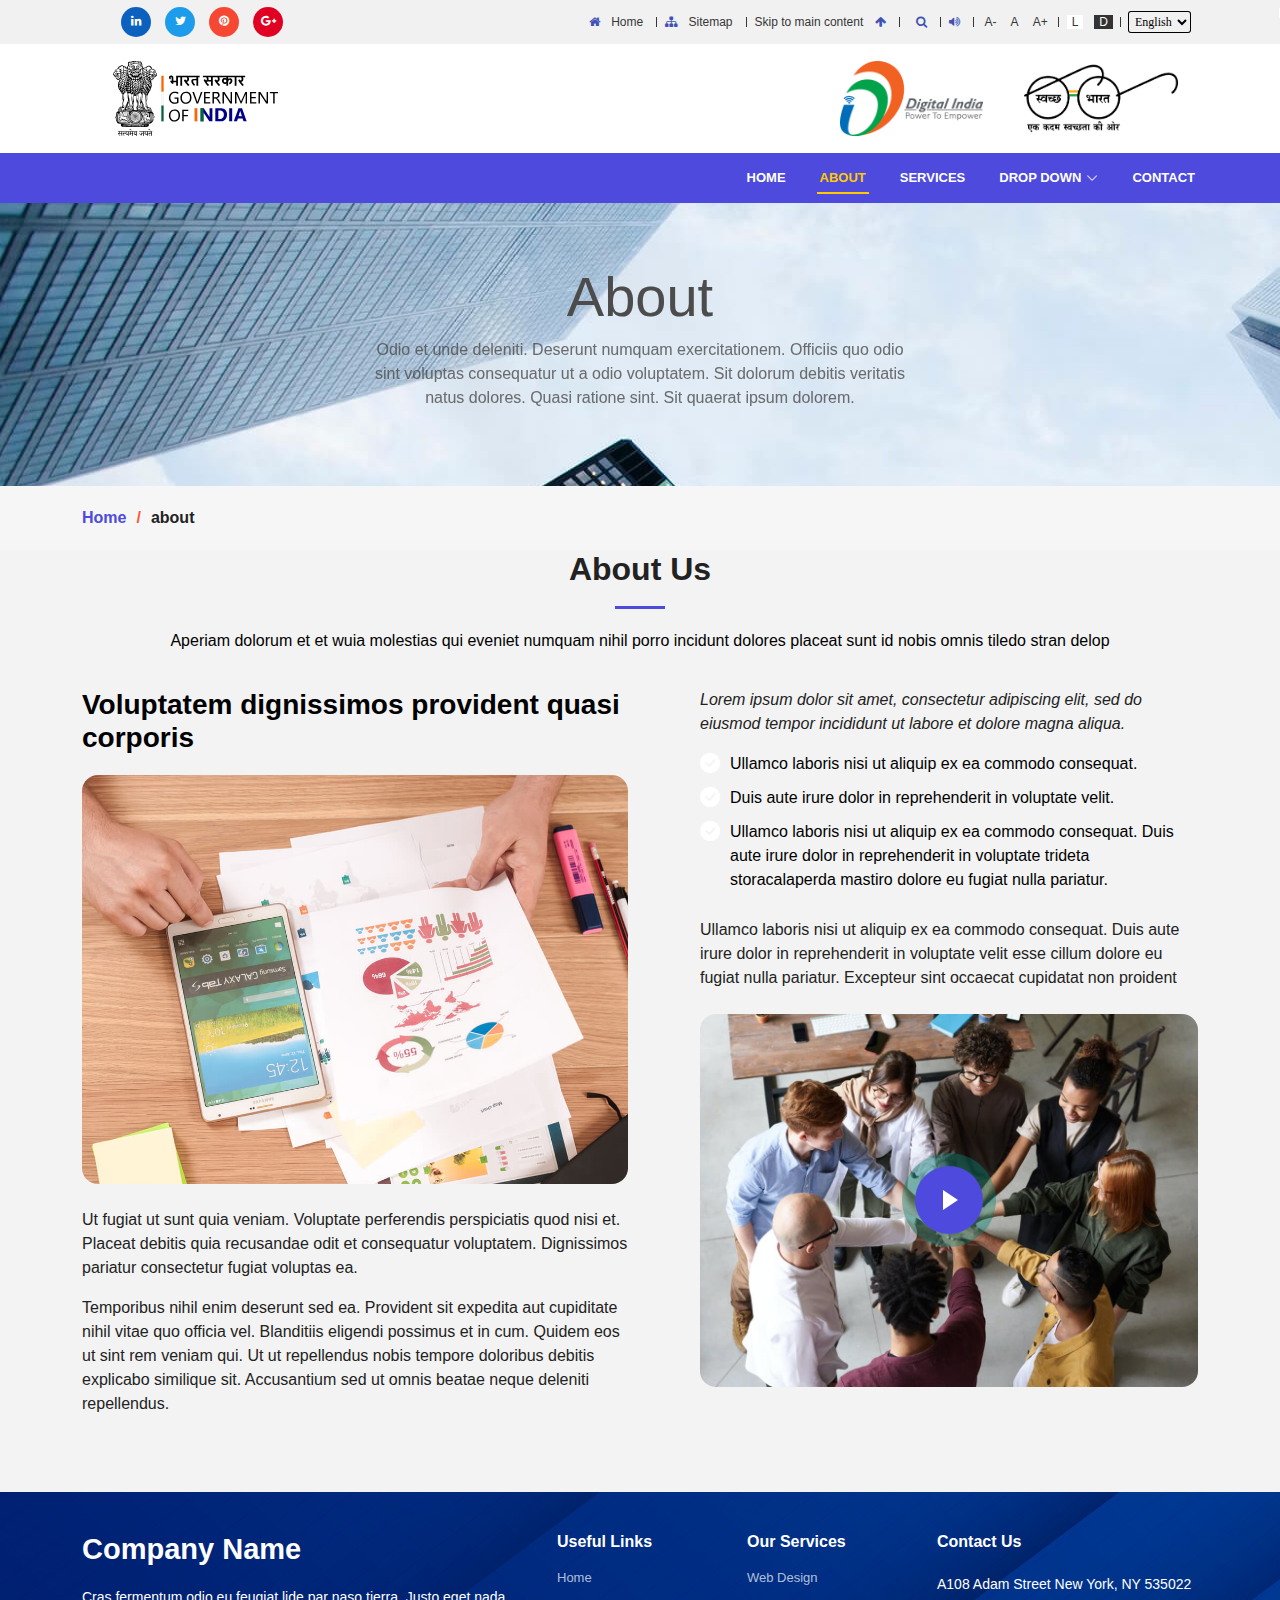
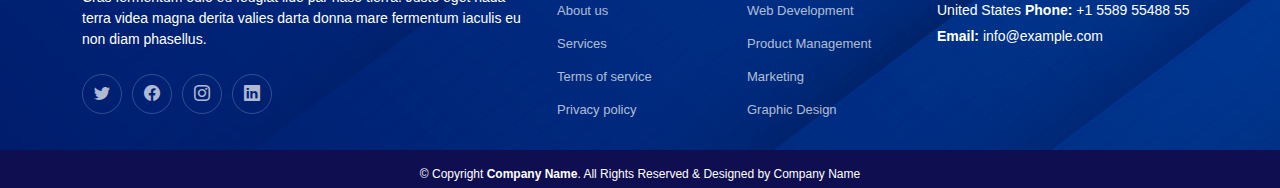
<file: theme1/about.html>
<!DOCTYPE html>
<html lang="en">

<head>
  <meta charset="utf-8">
  <meta content="width=device-width, initial-scale=1.0" name="viewport">

  <title>Company Name cunsultancy private limited</title>
  <meta content="" name="description">
  <meta content="" name="keywords">


  <link href="assets/vendor/bootstrap/css/bootstrap.min.css" rel="stylesheet">

  <!-- font awesome -->
  <link href="assets/css/main.css" rel="stylesheet">
  <link rel="stylesheet" href="./assets/css/font-awesome-4.7.0/css/font-awesome.min.css">

  <link rel="stylesheet" href="./assets/css/responsive.css">
  <!-- Vendor CSS Files -->

  <link href="assets/vendor/aos/aos.css" rel="stylesheet">
  <link href="assets/vendor/glightbox/css/glightbox.min.css" rel="stylesheet">
  <link href="assets/vendor/swiper/swiper-bundle.min.css" rel="stylesheet">

  <!-- Template Main CSS File -->


  <link href="assets/vendor/bootstrap-icons/bootstrap-icons.css" rel="stylesheet">
  <script src="./assets/js/code.jquery.com_jquery-3.7.0.js"></script>


</head>

<body>

  <div class="main-container">
    <div class="main-container-wrapper">
      <section id="topbar" class="topbar">
        <div class="top-header">
          <div class="container">
            <div class="row">
              <div class="col-lg-3 col-md-3">

                <div class="topbar d-flex align-items-center">
                  <ul class="d-flex sociol-icon">
                    <li><a href="#" title="linkedin" aria-label="linkedin"><i class="fa fa-linkedin"
                          aria-hidden="true"></i> </a></li>
                    <li><a href="#" title="twitter" aria-label="twitter"> <i class="fa fa-twitter"
                          aria-hidden="true"></i></a></li>
                    <li><a href="#" title="pintrest " aria-label="pinterest"> <i class="fa fa-pinterest"
                          aria-hidden="true"></i> </a></li>
                    <li><a href="#" title="google plus" aria-label="google"><i class="fa fa-google-plus"
                          aria-hidden="true"></i> </a></li>


                  </ul>
                </div>

              </div>
              <div class="col-lg-9 col-md-9">
                <div class="topbar d-flex align-items-center justify-content-end after-right">
                  <ul class="d-flex align-items-center">
                    <li class="after-right"><a href="./index.html"><i class="fa fa-home pe-2"
                          aria-hidden="true"></i><span class="phone-topbar-menu"> Home</span></a></li>
                    <li class="after-right"><a href="#"> <i class="fa fa-sitemap pe-2" aria-hidden="true"></i>
                        <span class="phone-topbar-menu">Sitemap</span></a></li>
                    <li class="after-right"> <a href="#about"><span class="phone-topbar-menu">Skip to main content
                        </span><i class="fa fa-arrow-up ps-2" aria-hidden="true"></i></a></li>
                    <li class="after-right search-now "> <a href="#"> <i class="fa fa-search ps-2"
                          aria-hidden="true"></i></a></li>
                    <li class="p-0" id="search"> <a href="#"> <input type="text"> </a> <button>Search</button></li>
                    <li class="after-right"><a href="#" title="screen reader assess"><i class="fa fa-volume-up"
                          aria-hidden="true"></i> </a></li>
                    <li class="theme-text-size after-right">
                      <a href="#" id="btn-decrease" class="pe-2">A-</a>
                      <!-- <a href="#" id="btn-decrease" onclick="decreaseFontSize()">A-</a> -->
                      <a href="" id="btn-orig" class="pe-2">A</a>
                      <a href="#" id="btn-increase">A+</a>
                    </li>
                    <li class="theme-mode after-right">
                      <a href="#" class="light-mode me-2" id="light-mode">L</a>
                      <a href="#" class="dark-mode" id="dark-mode">D</a>
                    </li>

                    <li>
                      <select name="lang" id="lang">
                        <option value="English">English</option>
                        <option value="Hindi">Hindi</option>
                      </select>
                    </li>
                    <!-- <li class="topbar-link ">
                      <ul class="d-flex align-items-center">
                       
                        
                        <li><a href="#">Contact</a></li>
                      </ul>
                    </li> -->
                  </ul>
                </div>
              </div>
            </div>
          </div>


        </div>
      </section><!-- End Top Bar -->

      <!-- ======= Logo header start ======= -->
      <div class="logo-header">
        <div class="container">
          <div class="row ">
            <div class="col-lg-6 col-md-6 set-width1">
              <div class="d-flex">
                <div class="logo">
                  <a href="./index.html" title="Government of India">

                    <img src="./assets/img/Government_of_India_logo.svg" alt="Government of India"
                      title="Government of India">
                  </a>
                </div>
                <!-- <div class="logo-text">
              <h1 class="mb-0">
                National Rabies Control Program
              </h1>
              <h2 class="mb-0">National Center for Disease control</h2>
              <p>Directorate General of Health Services, Ministry of Health & Family Welfare, Government of India
              </p>
            </div> -->
              </div>

            </div>
            <div class="col-lg-6 col-md-6 set-width2">
              <div class="logo dital-india">
                <!-- <button class="simple-button">Know Your Vaccination Schedule</button> -->
                <a href="#">
                  <img src="./assets/img/Digital_India_logo.svg.png" alt="Digital_India_logo" title="Digital_India_logo"
                    class="nrcp-logo">
                </a>
                <a href="#">
                  <img src="./assets/img/swachh-bharat-abhiyan-logo-vector-file.jpg" alt="swatch bharat"
                    title="swatch bharat" class="swatch-bharat">
                </a>


              </div>
            </div>
          </div>
        </div>
        <!-- Logo header content here -->
      </div>
      <!-- ======= Logo header end ======= -->

      <!-- ======= Header ======= -->


      <header id="header" class="header d-flex align-items-center">

        <div class="container-fluid container-xl d-flex align-items-center justify-content-between">
          <a href="index.html" class="logo d-flex align-items-center" aria-label="site logo">
            <!-- Uncomment the line below if you also wish to use an image logo -->
            <img src="assets/img/Government_of_India_logo.svg" alt="Government of India" class="main-logo">
            <!-- <h1>Impact<span>.</span></h1> -->
          </a>
          <nav id="navbar" class="navbar">
            <ul>
              <li><a href="./index.html" class="active">Home</a></li>
              <li><a href="./about.html" class="">About</a></li>
              <li><a href="./services.html" class="">Services</a></li>
              <!-- <li><a href="#portfolio" class="">Portfolio</a></li> -->
              <!-- <li><a href="#team">Team</a></li> -->
              <!-- <li><a href="blog.html">Blog</a></li> -->
              <li class="dropdown"><a href="#" class="">Drop Down <i
                    class="bi dropdown-indicator bi-chevron-down"></i></a>
                <ul class="">
                  <li><a href="#">Drop Down 1</a></li>
                  <li class="dropdown"><a href="#" class="">Deep Drop Down <i
                        class="bi dropdown-indicator bi-chevron-down"></i></a>
                    <ul class="">
                      <li><a href="#">Deep Drop Down 1</a></li>
                      <li><a href="#">Deep Drop Down 2</a></li>
                      <li><a href="#">Deep Drop Down 3</a></li>
                      <li><a href="#">Deep Drop Down 4</a></li>
                      <li><a href="#">Deep Drop Down 5</a></li>
                    </ul>
                  </li>
                  <li><a href="#">Drop Down 2</a></li>
                  <li><a href="#">Drop Down 3</a></li>
                  <li><a href="#">Drop Down 4</a></li>
                </ul>
              </li>
              <li><a href="./contact.html">Contact</a></li>
            </ul>
          </nav><!-- .navbar -->

          <i class="mobile-nav-toggle mobile-nav-show bi bi-list"></i>
          <i class="mobile-nav-toggle mobile-nav-hide bi bi-x d-none"></i>

        </div>
      </header>
      <!-- End Header -->

      <!-- ==========Carousel section start============ -->





    </div>
  </div>




  <main id="main">

    <div class="breadcrumbs">
      <div class="page-header d-flex align-items-center" style="background-image: url('');">
        <div class="container position-relative">
          <div class="row d-flex justify-content-center">
            <div class="col-lg-6 text-center">
              <h2>About</h2>
              <p>Odio et unde deleniti. Deserunt numquam exercitationem. Officiis quo odio sint voluptas consequatur ut
                a odio voluptatem. Sit dolorum debitis veritatis natus dolores. Quasi ratione sint. Sit quaerat ipsum
                dolorem.</p>
            </div>
          </div>
        </div>
      </div>
      <nav>
        <div class="container">
          <ol>
            <li><a href="index.html">Home</a></li>
            <li>about</li>
          </ol>
        </div>
      </nav>
    </div>


    <section id="about" class="about about-inner-page">
      <div class="container aos-init aos-animate" data-aos="fade-up">

        <div class="section-header">
          <h2>About Us</h2>
          <p>Aperiam dolorum et et wuia molestias qui eveniet numquam nihil porro incidunt dolores placeat sunt id nobis
            omnis tiledo stran delop</p>
        </div>

        <div class="row gy-4">
          <div class="col-lg-6">
            <h3>Voluptatem dignissimos provident quasi corporis</h3>
            <img src="assets/img/about.jpg" class="img-fluid rounded-4 mb-4" alt="">
            <p>Ut fugiat ut sunt quia veniam. Voluptate perferendis perspiciatis quod nisi et. Placeat debitis quia
              recusandae odit et consequatur voluptatem. Dignissimos pariatur consectetur fugiat voluptas ea.</p>
            <p>Temporibus nihil enim deserunt sed ea. Provident sit expedita aut cupiditate nihil vitae quo officia vel.
              Blanditiis eligendi possimus et in cum. Quidem eos ut sint rem veniam qui. Ut ut repellendus nobis tempore
              doloribus debitis explicabo similique sit. Accusantium sed ut omnis beatae neque deleniti repellendus.</p>
          </div>
          <div class="col-lg-6">
            <div class="content ps-0 ps-lg-5">
              <p class="fst-italic">
                Lorem ipsum dolor sit amet, consectetur adipiscing elit, sed do eiusmod tempor incididunt ut labore et
                dolore
                magna aliqua.
              </p>
              <ul>
                <li><i class="bi bi-check-circle-fill"></i> Ullamco laboris nisi ut aliquip ex ea commodo consequat.
                </li>
                <li><i class="bi bi-check-circle-fill"></i> Duis aute irure dolor in reprehenderit in voluptate velit.
                </li>
                <li><i class="bi bi-check-circle-fill"></i> Ullamco laboris nisi ut aliquip ex ea commodo consequat.
                  Duis aute irure dolor in reprehenderit in voluptate trideta storacalaperda mastiro dolore eu fugiat
                  nulla pariatur.</li>
              </ul>
              <p>
                Ullamco laboris nisi ut aliquip ex ea commodo consequat. Duis aute irure dolor in reprehenderit in
                voluptate
                velit esse cillum dolore eu fugiat nulla pariatur. Excepteur sint occaecat cupidatat non proident
              </p>

              <div class="position-relative mt-4">
                <img src="assets/img/about-2.jpg" class="img-fluid rounded-4" alt=" about the company">
                <a href="https://www.youtube.com/watch?v=LXb3EKWsInQ" class="glightbox play-btn"
                  aria-label="play the video"></a>
              </div>
            </div>
          </div>
        </div>

      </div>
    </section>











  </main><!-- End #main -->

  <!-- ======= Footer ======= -->
  <footer id="footer" class="footer">

    <div class="container">
      <div class="row gy-4">
        <div class="col-lg-5 col-md-12 footer-info">
          <div class="section-header">
            <h2>
              <a href="index.html" class=" d-flex align-items-center">
                <span>Company Name</span>
              </a>
            </h2>
          </div>

          <p>Cras fermentum odio eu feugiat lide par naso tierra. Justo eget nada terra videa magna derita valies darta
            donna mare fermentum iaculis eu non diam phasellus.</p>
          <div class="social-links d-flex mt-4">
            <a href="#" class="twitter" aria-label="twitter"><i class="bi bi-twitter"></i></a>
            <a href="#" class="facebook" aria-label="facebook"><i class="bi bi-facebook"></i></a>
            <a href="#" class="instagram" aria-label="instagram"><i class="bi bi-instagram"></i></a>
            <a href="#" class="linkedin" aria-label="linkedin"><i class="bi bi-linkedin"></i></a>
          </div>
        </div>

        <div class="col-lg-2 col-6 footer-links">
          <h4>Useful Links</h4>
          <ul>
            <li><a href="#">Home</a></li>
            <li><a href="#">About us</a></li>
            <li><a href="#">Services</a></li>
            <li><a href="#">Terms of service</a></li>
            <li><a href="#">Privacy policy</a></li>
          </ul>
        </div>

        <div class="col-lg-2 col-6 footer-links">
          <h4>Our Services</h4>
          <ul>
            <li><a href="#">Web Design</a></li>
            <li><a href="#">Web Development</a></li>
            <li><a href="#">Product Management</a></li>
            <li><a href="#">Marketing</a></li>
            <li><a href="#">Graphic Design</a></li>
          </ul>
        </div>

        <div class="col-lg-3 col-md-12 footer-contact  text-md-start">
          <h4>Contact Us</h4>
          <p>
            A108 Adam Street
            New York, NY 535022
            United States
            <strong>Phone:</strong> +1 5589 55488 55
            <strong>Email:</strong> info@example.com
          </p>

        </div>

      </div>
    </div>

    <div class="container mt-4">
      <div class="terms-condition">
        <div class="copyright">
          <p>
            &copy; Copyright <strong><span>Company Name</span></strong>. All Rights Reserved & Designed by <a
              href="https://CompanyName.com/">Company Name</a>
          </p>

        </div>

      </div>

    </div>

  </footer><!-- End Footer -->

  <a href="#" class="scroll-top d-flex align-items-center justify-content-center" aria-label="switch to top"><i
      class="bi bi-arrow-up-short"></i></a>

  <div id="preloader"></div>

  <!-- Vendor JS Files -->
  <script src="assets/vendor/bootstrap/js/bootstrap.bundle.min.js"></script>
  <script src="assets/vendor/aos/aos.js"></script>
  <script src="assets/vendor/glightbox/js/glightbox.min.js"></script>
  <script src="assets/vendor/purecounter/purecounter_vanilla.js"></script>
  <script src="assets/vendor/swiper/swiper-bundle.min.js"></script>
  <script src="assets/vendor/isotope-layout/isotope.pkgd.min.js"></script>
  <script src="assets/vendor/php-email-form/validate.js"></script>

  <!-- Template Main JS File -->
  <script src="assets/js/main.js"></script>

</body>

</html>
</file>
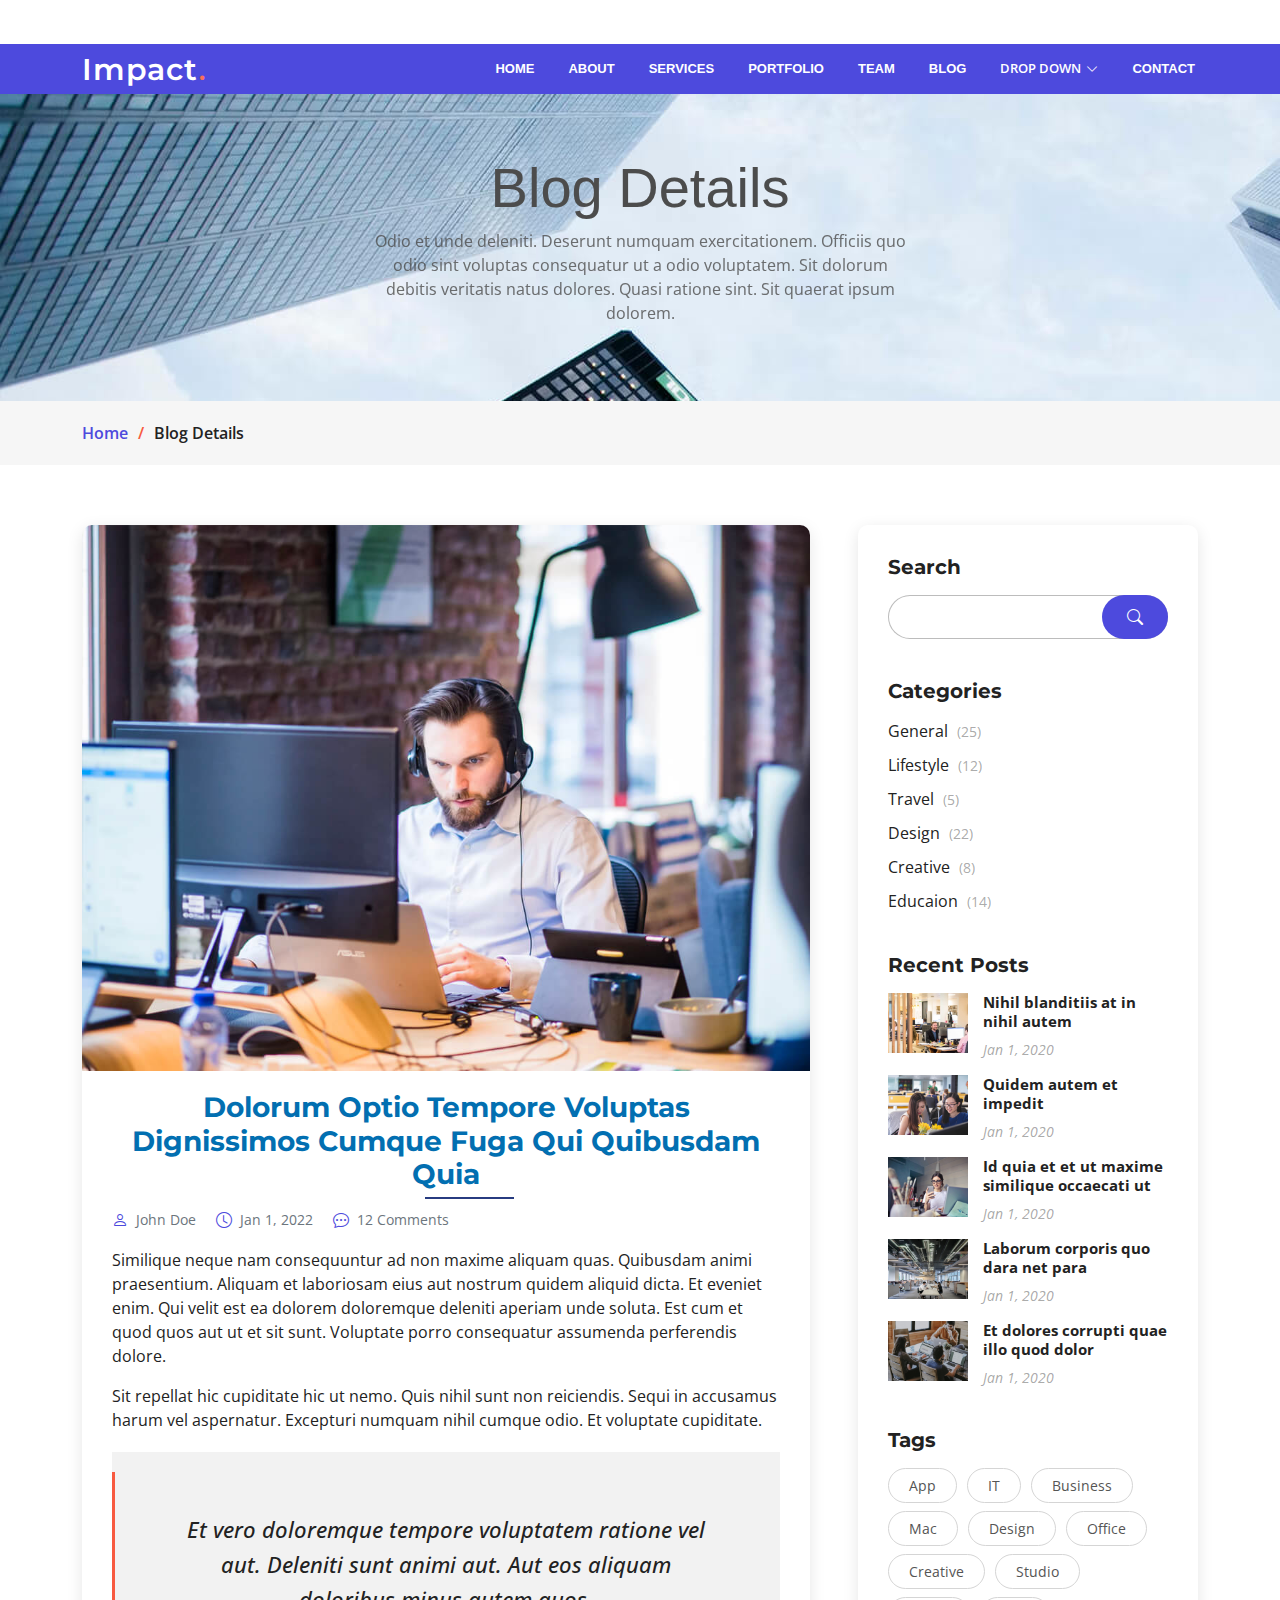
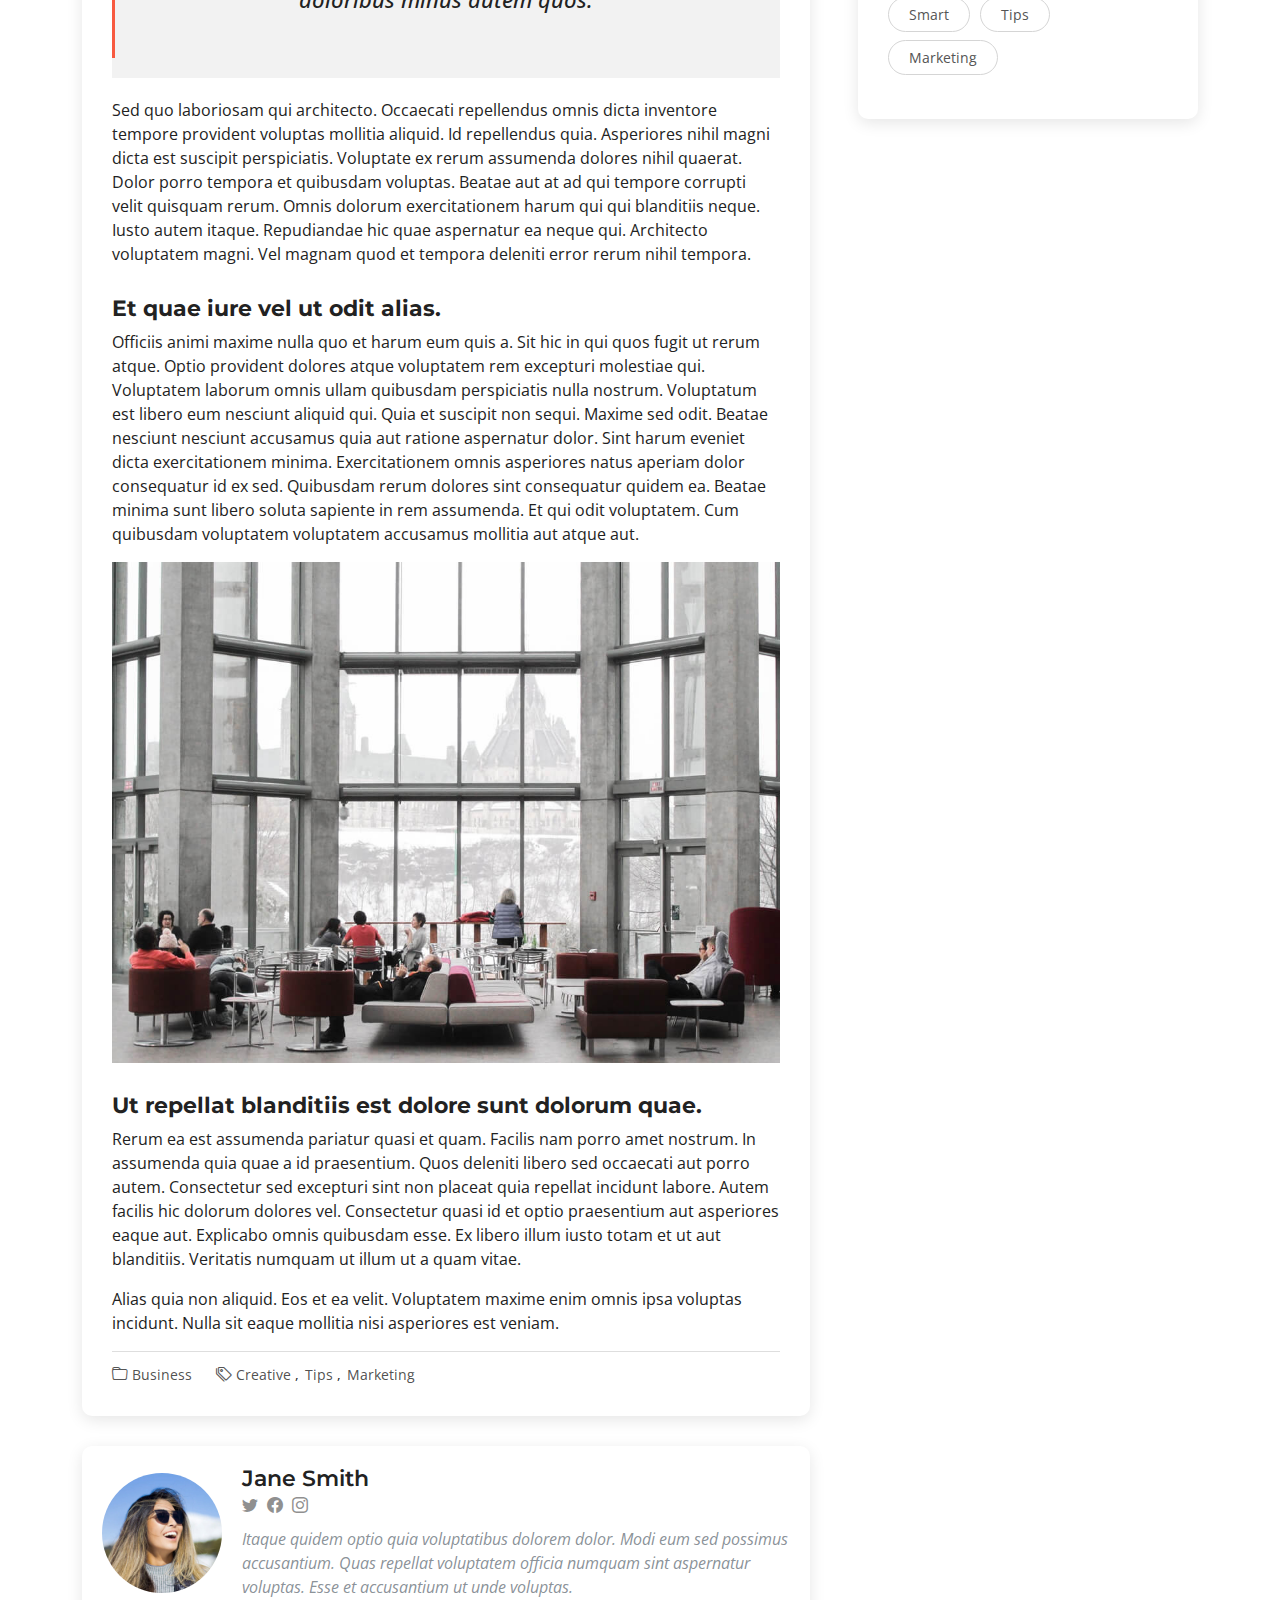
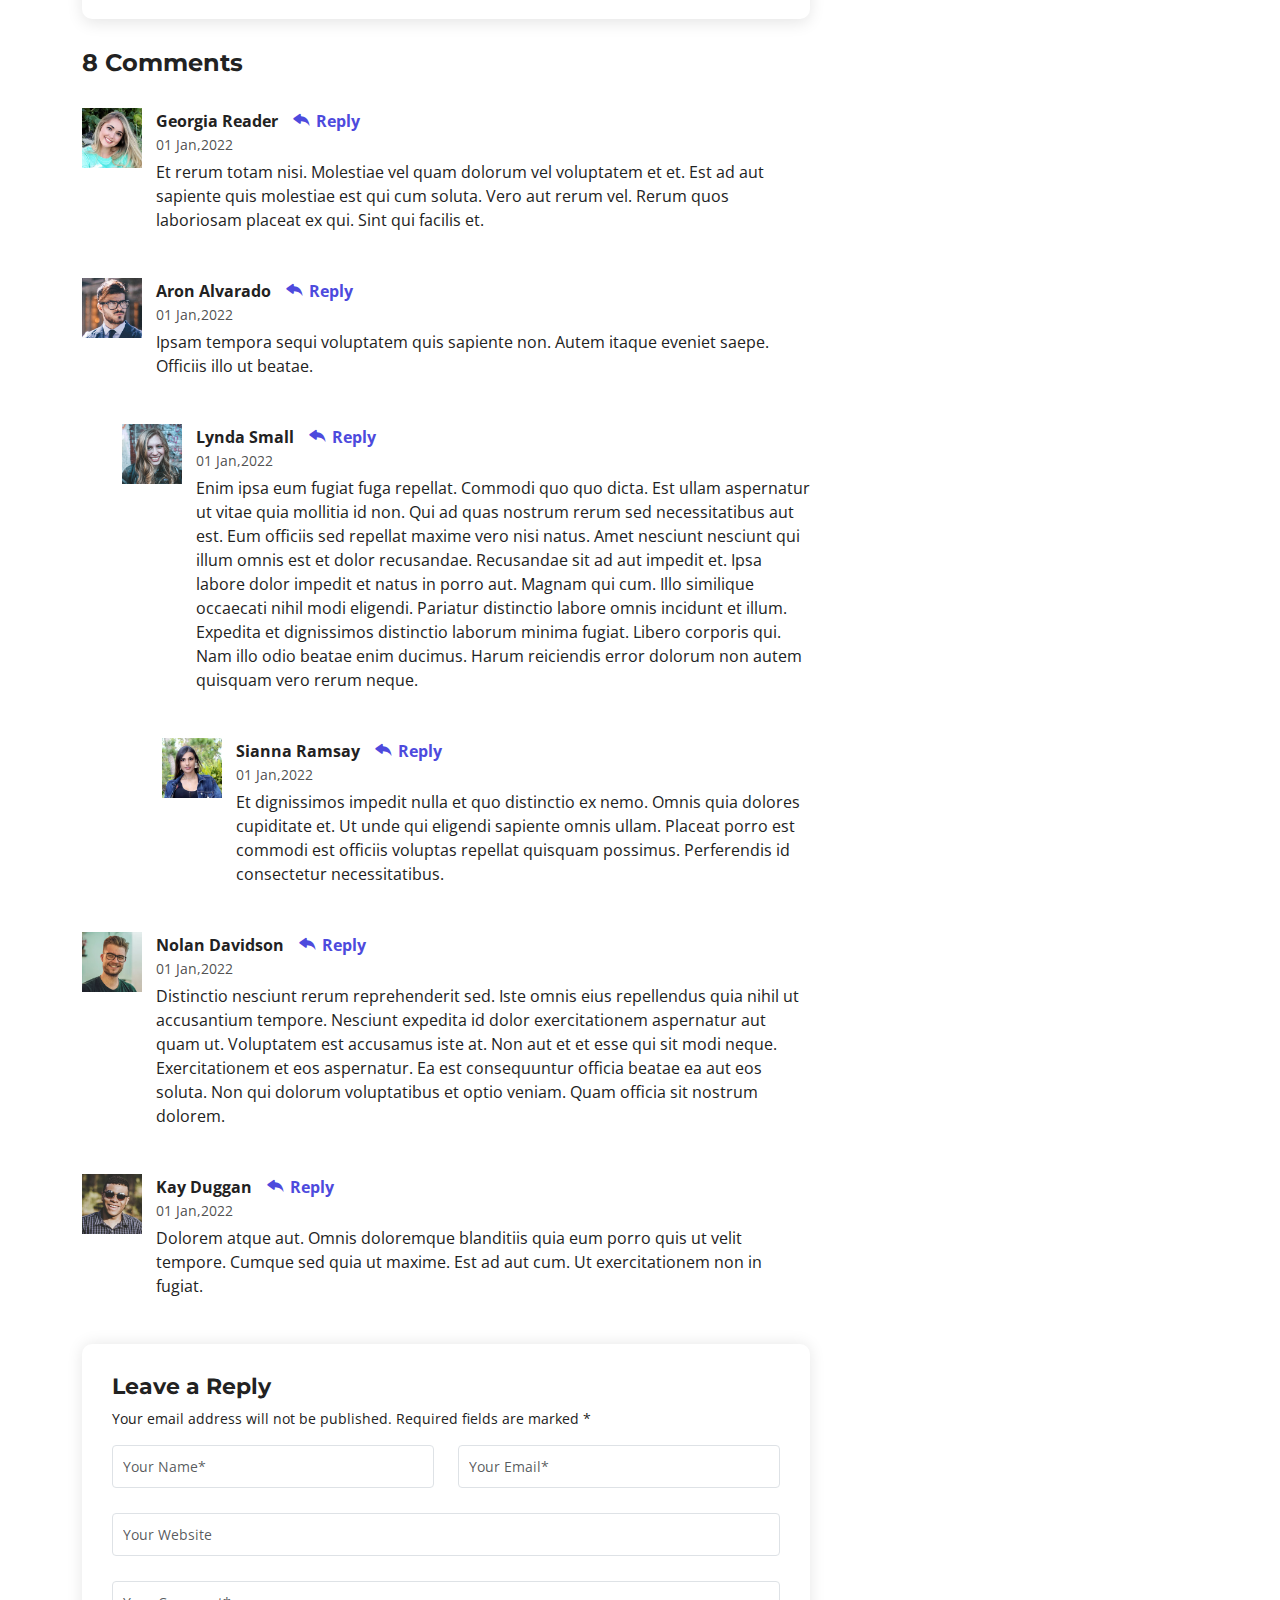
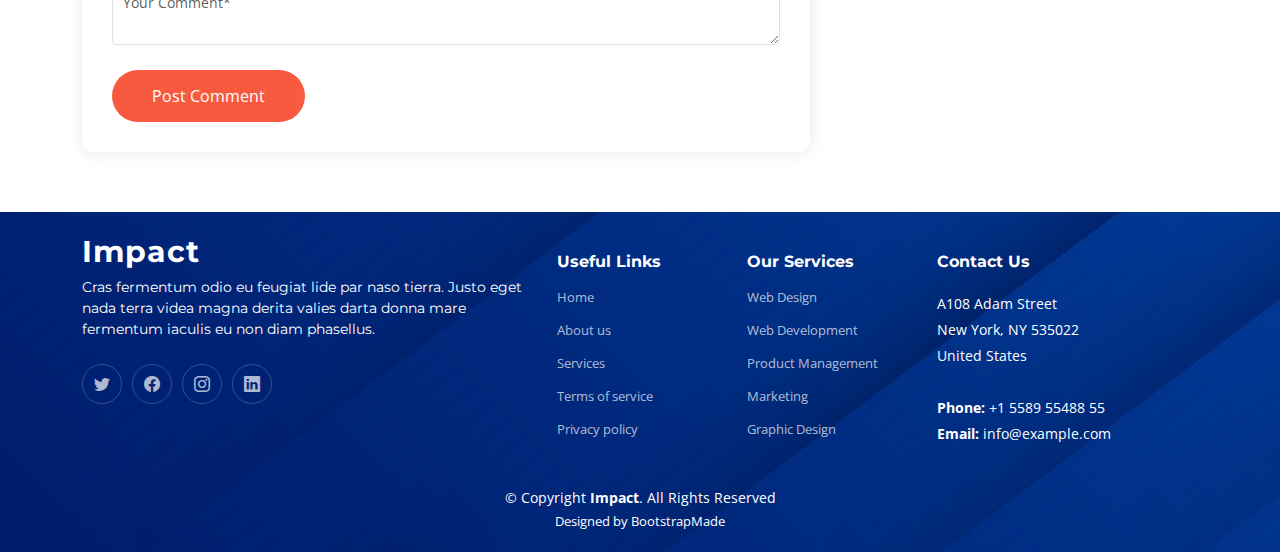
<file: theme1/blog-details.html>
<!DOCTYPE html>
<html lang="en">

<head>
  <meta charset="utf-8">
  <meta content="width=device-width, initial-scale=1.0" name="viewport">

  <title>Impact Bootstrap Template - Blog Details</title>
  <meta content="" name="description">
  <meta content="" name="keywords">

  <!-- Favicons -->
  <link href="assets/img/favicon.png" rel="icon">
  <link href="assets/img/apple-touch-icon.png" rel="apple-touch-icon">

  <!-- Google Fonts -->
  <link rel="preconnect" href="https://fonts.googleapis.com">
  <link rel="preconnect" href="https://fonts.gstatic.com" crossorigin>
  <link href="https://fonts.googleapis.com/css2?family=Open+Sans:ital,wght@0,300;0,400;0,500;0,600;0,700;1,300;1,400;1,600;1,700&family=Montserrat:ital,wght@0,300;0,400;0,500;0,600;0,700;1,300;1,400;1,500;1,600;1,700&family=Raleway:ital,wght@0,300;0,400;0,500;0,600;0,700;1,300;1,400;1,500;1,600;1,700&display=swap" rel="stylesheet">

  <!-- Vendor CSS Files -->
  <link href="assets/vendor/bootstrap/css/bootstrap.min.css" rel="stylesheet">
  <link href="assets/vendor/bootstrap-icons/bootstrap-icons.css" rel="stylesheet">
  <link href="assets/vendor/aos/aos.css" rel="stylesheet">
  <link href="assets/vendor/glightbox/css/glightbox.min.css" rel="stylesheet">
  <link href="assets/vendor/swiper/swiper-bundle.min.css" rel="stylesheet">

  <!-- Template Main CSS File -->
  <link href="assets/css/main.css" rel="stylesheet">

  <!-- =======================================================
  * Template Name: Impact
  * Updated: Jul 27 2023 with Bootstrap v5.3.1
  * Template URL: https://bootstrapmade.com/impact-bootstrap-business-website-template/
  * Author: BootstrapMade.com
  * License: https://bootstrapmade.com/license/
  ======================================================== -->
</head>

<body>

  <!-- ======= Header ======= -->
  <section id="topbar" class="topbar d-flex align-items-center">
    <div class="container d-flex justify-content-center justify-content-md-between">
      <div class="contact-info d-flex align-items-center">
        <i class="bi bi-envelope d-flex align-items-center"><a href="mailto:contact@example.com">contact@example.com</a></i>
        <i class="bi bi-phone d-flex align-items-center ms-4"><span>+1 5589 55488 55</span></i>
      </div>
      <div class="social-links d-none d-md-flex align-items-center">
        <a href="#" class="twitter"><i class="bi bi-twitter"></i></a>
        <a href="#" class="facebook"><i class="bi bi-facebook"></i></a>
        <a href="#" class="instagram"><i class="bi bi-instagram"></i></a>
        <a href="#" class="linkedin"><i class="bi bi-linkedin"></i></i></a>
      </div>
    </div>
  </section><!-- End Top Bar -->

  <header id="header" class="header d-flex align-items-center">

    <div class="container-fluid container-xl d-flex align-items-center justify-content-between">
      <a href="index.html" class="logo d-flex align-items-center">
        <!-- Uncomment the line below if you also wish to use an image logo -->
        <!-- <img src="assets/img/logo.png" alt=""> -->
        <h1>Impact<span>.</span></h1>
      </a>
      <nav id="navbar" class="navbar">
        <ul>
          <li><a href="#hero">Home</a></li>
          <li><a href="#about">About</a></li>
          <li><a href="#services">Services</a></li>
          <li><a href="#portfolio">Portfolio</a></li>
          <li><a href="#team">Team</a></li>
          <li><a href="blog.html">Blog</a></li>
          <li class="dropdown"><a href="#"><span>Drop Down</span> <i class="bi bi-chevron-down dropdown-indicator"></i></a>
            <ul>
              <li><a href="#">Drop Down 1</a></li>
              <li class="dropdown"><a href="#"><span>Deep Drop Down</span> <i class="bi bi-chevron-down dropdown-indicator"></i></a>
                <ul>
                  <li><a href="#">Deep Drop Down 1</a></li>
                  <li><a href="#">Deep Drop Down 2</a></li>
                  <li><a href="#">Deep Drop Down 3</a></li>
                  <li><a href="#">Deep Drop Down 4</a></li>
                  <li><a href="#">Deep Drop Down 5</a></li>
                </ul>
              </li>
              <li><a href="#">Drop Down 2</a></li>
              <li><a href="#">Drop Down 3</a></li>
              <li><a href="#">Drop Down 4</a></li>
            </ul>
          </li>
          <li><a href="#contact">Contact</a></li>
        </ul>
      </nav><!-- .navbar -->

      <i class="mobile-nav-toggle mobile-nav-show bi bi-list"></i>
      <i class="mobile-nav-toggle mobile-nav-hide d-none bi bi-x"></i>

    </div>
  </header><!-- End Header -->
  <!-- End Header -->

  <main id="main">

    <!-- ======= Breadcrumbs ======= -->
    <div class="breadcrumbs">
      <div class="page-header d-flex align-items-center" style="background-image: url('');">
        <div class="container position-relative">
          <div class="row d-flex justify-content-center">
            <div class="col-lg-6 text-center">
              <h2>Blog Details</h2>
              <p>Odio et unde deleniti. Deserunt numquam exercitationem. Officiis quo odio sint voluptas consequatur ut a odio voluptatem. Sit dolorum debitis veritatis natus dolores. Quasi ratione sint. Sit quaerat ipsum dolorem.</p>
            </div>
          </div>
        </div>
      </div>
      <nav>
        <div class="container">
          <ol>
            <li><a href="index.html">Home</a></li>
            <li>Blog Details</li>
          </ol>
        </div>
      </nav>
    </div><!-- End Breadcrumbs -->

    <!-- ======= Blog Details Section ======= -->
    <section id="blog" class="blog">
      <div class="container" data-aos="fade-up">

        <div class="row g-5">

          <div class="col-lg-8">

            <article class="blog-details">

              <div class="post-img">
                <img src="assets/img/blog/blog-1.jpg" alt="" class="img-fluid">
              </div>

              <h2 class="title">Dolorum optio tempore voluptas dignissimos cumque fuga qui quibusdam quia</h2>

              <div class="meta-top">
                <ul>
                  <li class="d-flex align-items-center"><i class="bi bi-person"></i> <a href="blog-details.html">John Doe</a></li>
                  <li class="d-flex align-items-center"><i class="bi bi-clock"></i> <a href="blog-details.html"><time datetime="2020-01-01">Jan 1, 2022</time></a></li>
                  <li class="d-flex align-items-center"><i class="bi bi-chat-dots"></i> <a href="blog-details.html">12 Comments</a></li>
                </ul>
              </div><!-- End meta top -->

              <div class="content">
                <p>
                  Similique neque nam consequuntur ad non maxime aliquam quas. Quibusdam animi praesentium. Aliquam et laboriosam eius aut nostrum quidem aliquid dicta.
                  Et eveniet enim. Qui velit est ea dolorem doloremque deleniti aperiam unde soluta. Est cum et quod quos aut ut et sit sunt. Voluptate porro consequatur assumenda perferendis dolore.
                </p>

                <p>
                  Sit repellat hic cupiditate hic ut nemo. Quis nihil sunt non reiciendis. Sequi in accusamus harum vel aspernatur. Excepturi numquam nihil cumque odio. Et voluptate cupiditate.
                </p>

                <blockquote>
                  <p>
                    Et vero doloremque tempore voluptatem ratione vel aut. Deleniti sunt animi aut. Aut eos aliquam doloribus minus autem quos.
                  </p>
                </blockquote>

                <p>
                  Sed quo laboriosam qui architecto. Occaecati repellendus omnis dicta inventore tempore provident voluptas mollitia aliquid. Id repellendus quia. Asperiores nihil magni dicta est suscipit perspiciatis. Voluptate ex rerum assumenda dolores nihil quaerat.
                  Dolor porro tempora et quibusdam voluptas. Beatae aut at ad qui tempore corrupti velit quisquam rerum. Omnis dolorum exercitationem harum qui qui blanditiis neque.
                  Iusto autem itaque. Repudiandae hic quae aspernatur ea neque qui. Architecto voluptatem magni. Vel magnam quod et tempora deleniti error rerum nihil tempora.
                </p>

                <h3>Et quae iure vel ut odit alias.</h3>
                <p>
                  Officiis animi maxime nulla quo et harum eum quis a. Sit hic in qui quos fugit ut rerum atque. Optio provident dolores atque voluptatem rem excepturi molestiae qui. Voluptatem laborum omnis ullam quibusdam perspiciatis nulla nostrum. Voluptatum est libero eum nesciunt aliquid qui.
                  Quia et suscipit non sequi. Maxime sed odit. Beatae nesciunt nesciunt accusamus quia aut ratione aspernatur dolor. Sint harum eveniet dicta exercitationem minima. Exercitationem omnis asperiores natus aperiam dolor consequatur id ex sed. Quibusdam rerum dolores sint consequatur quidem ea.
                  Beatae minima sunt libero soluta sapiente in rem assumenda. Et qui odit voluptatem. Cum quibusdam voluptatem voluptatem accusamus mollitia aut atque aut.
                </p>
                <img src="assets/img/blog/blog-inside-post.jpg" class="img-fluid" alt="">

                <h3>Ut repellat blanditiis est dolore sunt dolorum quae.</h3>
                <p>
                  Rerum ea est assumenda pariatur quasi et quam. Facilis nam porro amet nostrum. In assumenda quia quae a id praesentium. Quos deleniti libero sed occaecati aut porro autem. Consectetur sed excepturi sint non placeat quia repellat incidunt labore. Autem facilis hic dolorum dolores vel.
                  Consectetur quasi id et optio praesentium aut asperiores eaque aut. Explicabo omnis quibusdam esse. Ex libero illum iusto totam et ut aut blanditiis. Veritatis numquam ut illum ut a quam vitae.
                </p>
                <p>
                  Alias quia non aliquid. Eos et ea velit. Voluptatem maxime enim omnis ipsa voluptas incidunt. Nulla sit eaque mollitia nisi asperiores est veniam.
                </p>

              </div><!-- End post content -->

              <div class="meta-bottom">
                <i class="bi bi-folder"></i>
                <ul class="cats">
                  <li><a href="#">Business</a></li>
                </ul>

                <i class="bi bi-tags"></i>
                <ul class="tags">
                  <li><a href="#">Creative</a></li>
                  <li><a href="#">Tips</a></li>
                  <li><a href="#">Marketing</a></li>
                </ul>
              </div><!-- End meta bottom -->

            </article><!-- End blog post -->

            <div class="post-author d-flex align-items-center">
              <img src="assets/img/blog/blog-author.jpg" class="rounded-circle flex-shrink-0" alt="">
              <div>
                <h4>Jane Smith</h4>
                <div class="social-links">
                  <a href="https://twitters.com/#"><i class="bi bi-twitter"></i></a>
                  <a href="https://facebook.com/#"><i class="bi bi-facebook"></i></a>
                  <a href="https://instagram.com/#"><i class="biu bi-instagram"></i></a>
                </div>
                <p>
                  Itaque quidem optio quia voluptatibus dolorem dolor. Modi eum sed possimus accusantium. Quas repellat voluptatem officia numquam sint aspernatur voluptas. Esse et accusantium ut unde voluptas.
                </p>
              </div>
            </div><!-- End post author -->

            <div class="comments">

              <h4 class="comments-count">8 Comments</h4>

              <div id="comment-1" class="comment">
                <div class="d-flex">
                  <div class="comment-img"><img src="assets/img/blog/comments-1.jpg" alt=""></div>
                  <div>
                    <h5><a href="">Georgia Reader</a> <a href="#" class="reply"><i class="bi bi-reply-fill"></i> Reply</a></h5>
                    <time datetime="2020-01-01">01 Jan,2022</time>
                    <p>
                      Et rerum totam nisi. Molestiae vel quam dolorum vel voluptatem et et. Est ad aut sapiente quis molestiae est qui cum soluta.
                      Vero aut rerum vel. Rerum quos laboriosam placeat ex qui. Sint qui facilis et.
                    </p>
                  </div>
                </div>
              </div><!-- End comment #1 -->

              <div id="comment-2" class="comment">
                <div class="d-flex">
                  <div class="comment-img"><img src="assets/img/blog/comments-2.jpg" alt=""></div>
                  <div>
                    <h5><a href="">Aron Alvarado</a> <a href="#" class="reply"><i class="bi bi-reply-fill"></i> Reply</a></h5>
                    <time datetime="2020-01-01">01 Jan,2022</time>
                    <p>
                      Ipsam tempora sequi voluptatem quis sapiente non. Autem itaque eveniet saepe. Officiis illo ut beatae.
                    </p>
                  </div>
                </div>

                <div id="comment-reply-1" class="comment comment-reply">
                  <div class="d-flex">
                    <div class="comment-img"><img src="assets/img/blog/comments-3.jpg" alt=""></div>
                    <div>
                      <h5><a href="">Lynda Small</a> <a href="#" class="reply"><i class="bi bi-reply-fill"></i> Reply</a></h5>
                      <time datetime="2020-01-01">01 Jan,2022</time>
                      <p>
                        Enim ipsa eum fugiat fuga repellat. Commodi quo quo dicta. Est ullam aspernatur ut vitae quia mollitia id non. Qui ad quas nostrum rerum sed necessitatibus aut est. Eum officiis sed repellat maxime vero nisi natus. Amet nesciunt nesciunt qui illum omnis est et dolor recusandae.

                        Recusandae sit ad aut impedit et. Ipsa labore dolor impedit et natus in porro aut. Magnam qui cum. Illo similique occaecati nihil modi eligendi. Pariatur distinctio labore omnis incidunt et illum. Expedita et dignissimos distinctio laborum minima fugiat.

                        Libero corporis qui. Nam illo odio beatae enim ducimus. Harum reiciendis error dolorum non autem quisquam vero rerum neque.
                      </p>
                    </div>
                  </div>

                  <div id="comment-reply-2" class="comment comment-reply">
                    <div class="d-flex">
                      <div class="comment-img"><img src="assets/img/blog/comments-4.jpg" alt=""></div>
                      <div>
                        <h5><a href="">Sianna Ramsay</a> <a href="#" class="reply"><i class="bi bi-reply-fill"></i> Reply</a></h5>
                        <time datetime="2020-01-01">01 Jan,2022</time>
                        <p>
                          Et dignissimos impedit nulla et quo distinctio ex nemo. Omnis quia dolores cupiditate et. Ut unde qui eligendi sapiente omnis ullam. Placeat porro est commodi est officiis voluptas repellat quisquam possimus. Perferendis id consectetur necessitatibus.
                        </p>
                      </div>
                    </div>

                  </div><!-- End comment reply #2-->

                </div><!-- End comment reply #1-->

              </div><!-- End comment #2-->

              <div id="comment-3" class="comment">
                <div class="d-flex">
                  <div class="comment-img"><img src="assets/img/blog/comments-5.jpg" alt=""></div>
                  <div>
                    <h5><a href="">Nolan Davidson</a> <a href="#" class="reply"><i class="bi bi-reply-fill"></i> Reply</a></h5>
                    <time datetime="2020-01-01">01 Jan,2022</time>
                    <p>
                      Distinctio nesciunt rerum reprehenderit sed. Iste omnis eius repellendus quia nihil ut accusantium tempore. Nesciunt expedita id dolor exercitationem aspernatur aut quam ut. Voluptatem est accusamus iste at.
                      Non aut et et esse qui sit modi neque. Exercitationem et eos aspernatur. Ea est consequuntur officia beatae ea aut eos soluta. Non qui dolorum voluptatibus et optio veniam. Quam officia sit nostrum dolorem.
                    </p>
                  </div>
                </div>

              </div><!-- End comment #3 -->

              <div id="comment-4" class="comment">
                <div class="d-flex">
                  <div class="comment-img"><img src="assets/img/blog/comments-6.jpg" alt=""></div>
                  <div>
                    <h5><a href="">Kay Duggan</a> <a href="#" class="reply"><i class="bi bi-reply-fill"></i> Reply</a></h5>
                    <time datetime="2020-01-01">01 Jan,2022</time>
                    <p>
                      Dolorem atque aut. Omnis doloremque blanditiis quia eum porro quis ut velit tempore. Cumque sed quia ut maxime. Est ad aut cum. Ut exercitationem non in fugiat.
                    </p>
                  </div>
                </div>

              </div><!-- End comment #4 -->

              <div class="reply-form">

                <h4>Leave a Reply</h4>
                <p>Your email address will not be published. Required fields are marked * </p>
                <form action="">
                  <div class="row">
                    <div class="col-md-6 form-group">
                      <input name="name" type="text" class="form-control" placeholder="Your Name*">
                    </div>
                    <div class="col-md-6 form-group">
                      <input name="email" type="text" class="form-control" placeholder="Your Email*">
                    </div>
                  </div>
                  <div class="row">
                    <div class="col form-group">
                      <input name="website" type="text" class="form-control" placeholder="Your Website">
                    </div>
                  </div>
                  <div class="row">
                    <div class="col form-group">
                      <textarea name="comment" class="form-control" placeholder="Your Comment*"></textarea>
                    </div>
                  </div>
                  <button type="submit" class="btn btn-primary">Post Comment</button>

                </form>

              </div>

            </div><!-- End blog comments -->

          </div>

          <div class="col-lg-4">

            <div class="sidebar">

              <div class="sidebar-item search-form">
                <h3 class="sidebar-title">Search</h3>
                <form action="" class="mt-3">
                  <input type="text">
                  <button type="submit"><i class="bi bi-search"></i></button>
                </form>
              </div><!-- End sidebar search formn-->

              <div class="sidebar-item categories">
                <h3 class="sidebar-title">Categories</h3>
                <ul class="mt-3">
                  <li><a href="#">General <span>(25)</span></a></li>
                  <li><a href="#">Lifestyle <span>(12)</span></a></li>
                  <li><a href="#">Travel <span>(5)</span></a></li>
                  <li><a href="#">Design <span>(22)</span></a></li>
                  <li><a href="#">Creative <span>(8)</span></a></li>
                  <li><a href="#">Educaion <span>(14)</span></a></li>
                </ul>
              </div><!-- End sidebar categories-->

              <div class="sidebar-item recent-posts">
                <h3 class="sidebar-title">Recent Posts</h3>

                <div class="mt-3">

                  <div class="post-item mt-3">
                    <img src="assets/img/blog/blog-recent-1.jpg" alt="">
                    <div>
                      <h4><a href="blog-details.html">Nihil blanditiis at in nihil autem</a></h4>
                      <time datetime="2020-01-01">Jan 1, 2020</time>
                    </div>
                  </div><!-- End recent post item-->

                  <div class="post-item">
                    <img src="assets/img/blog/blog-recent-2.jpg" alt="">
                    <div>
                      <h4><a href="blog-details.html">Quidem autem et impedit</a></h4>
                      <time datetime="2020-01-01">Jan 1, 2020</time>
                    </div>
                  </div><!-- End recent post item-->

                  <div class="post-item">
                    <img src="assets/img/blog/blog-recent-3.jpg" alt="">
                    <div>
                      <h4><a href="blog-details.html">Id quia et et ut maxime similique occaecati ut</a></h4>
                      <time datetime="2020-01-01">Jan 1, 2020</time>
                    </div>
                  </div><!-- End recent post item-->

                  <div class="post-item">
                    <img src="assets/img/blog/blog-recent-4.jpg" alt="">
                    <div>
                      <h4><a href="blog-details.html">Laborum corporis quo dara net para</a></h4>
                      <time datetime="2020-01-01">Jan 1, 2020</time>
                    </div>
                  </div><!-- End recent post item-->

                  <div class="post-item">
                    <img src="assets/img/blog/blog-recent-5.jpg" alt="">
                    <div>
                      <h4><a href="blog-details.html">Et dolores corrupti quae illo quod dolor</a></h4>
                      <time datetime="2020-01-01">Jan 1, 2020</time>
                    </div>
                  </div><!-- End recent post item-->

                </div>

              </div><!-- End sidebar recent posts-->

              <div class="sidebar-item tags">
                <h3 class="sidebar-title">Tags</h3>
                <ul class="mt-3">
                  <li><a href="#">App</a></li>
                  <li><a href="#">IT</a></li>
                  <li><a href="#">Business</a></li>
                  <li><a href="#">Mac</a></li>
                  <li><a href="#">Design</a></li>
                  <li><a href="#">Office</a></li>
                  <li><a href="#">Creative</a></li>
                  <li><a href="#">Studio</a></li>
                  <li><a href="#">Smart</a></li>
                  <li><a href="#">Tips</a></li>
                  <li><a href="#">Marketing</a></li>
                </ul>
              </div><!-- End sidebar tags-->

            </div><!-- End Blog Sidebar -->

          </div>
        </div>

      </div>
    </section><!-- End Blog Details Section -->

  </main><!-- End #main -->

  <!-- ======= Footer ======= -->
  <footer id="footer" class="footer">

    <div class="container">
      <div class="row gy-4">
        <div class="col-lg-5 col-md-12 footer-info">
          <a href="index.html" class="logo d-flex align-items-center">
            <span>Impact</span>
          </a>
          <p>Cras fermentum odio eu feugiat lide par naso tierra. Justo eget nada terra videa magna derita valies darta donna mare fermentum iaculis eu non diam phasellus.</p>
          <div class="social-links d-flex mt-4">
            <a href="#" class="twitter"><i class="bi bi-twitter"></i></a>
            <a href="#" class="facebook"><i class="bi bi-facebook"></i></a>
            <a href="#" class="instagram"><i class="bi bi-instagram"></i></a>
            <a href="#" class="linkedin"><i class="bi bi-linkedin"></i></a>
          </div>
        </div>

        <div class="col-lg-2 col-6 footer-links">
          <h4>Useful Links</h4>
          <ul>
            <li><a href="#">Home</a></li>
            <li><a href="#">About us</a></li>
            <li><a href="#">Services</a></li>
            <li><a href="#">Terms of service</a></li>
            <li><a href="#">Privacy policy</a></li>
          </ul>
        </div>

        <div class="col-lg-2 col-6 footer-links">
          <h4>Our Services</h4>
          <ul>
            <li><a href="#">Web Design</a></li>
            <li><a href="#">Web Development</a></li>
            <li><a href="#">Product Management</a></li>
            <li><a href="#">Marketing</a></li>
            <li><a href="#">Graphic Design</a></li>
          </ul>
        </div>

        <div class="col-lg-3 col-md-12 footer-contact text-center text-md-start">
          <h4>Contact Us</h4>
          <p>
            A108 Adam Street <br>
            New York, NY 535022<br>
            United States <br><br>
            <strong>Phone:</strong> +1 5589 55488 55<br>
            <strong>Email:</strong> info@example.com<br>
          </p>

        </div>

      </div>
    </div>

    <div class="container mt-4">
      <div class="copyright">
        &copy; Copyright <strong><span>Impact</span></strong>. All Rights Reserved
      </div>
      <div class="credits">
        <!-- All the links in the footer should remain intact. -->
        <!-- You can delete the links only if you purchased the pro version. -->
        <!-- Licensing information: https://bootstrapmade.com/license/ -->
        <!-- Purchase the pro version with working PHP/AJAX contact form: https://bootstrapmade.com/impact-bootstrap-business-website-template/ -->
        Designed by <a href="https://bootstrapmade.com/">BootstrapMade</a>
      </div>
    </div>

  </footer><!-- End Footer -->
  <!-- End Footer -->

  <a href="#" class="scroll-top d-flex align-items-center justify-content-center"><i class="bi bi-arrow-up-short"></i></a>

  <div id="preloader"></div>

  <!-- Vendor JS Files -->
  <script src="assets/vendor/bootstrap/js/bootstrap.bundle.min.js"></script>
  <script src="assets/vendor/aos/aos.js"></script>
  <script src="assets/vendor/glightbox/js/glightbox.min.js"></script>
  <script src="assets/vendor/purecounter/purecounter_vanilla.js"></script>
  <script src="assets/vendor/swiper/swiper-bundle.min.js"></script>
  <script src="assets/vendor/isotope-layout/isotope.pkgd.min.js"></script>
  <script src="assets/vendor/php-email-form/validate.js"></script>

  <!-- Template Main JS File -->
  <script src="assets/js/main.js"></script>

</body>

</html>
</file>
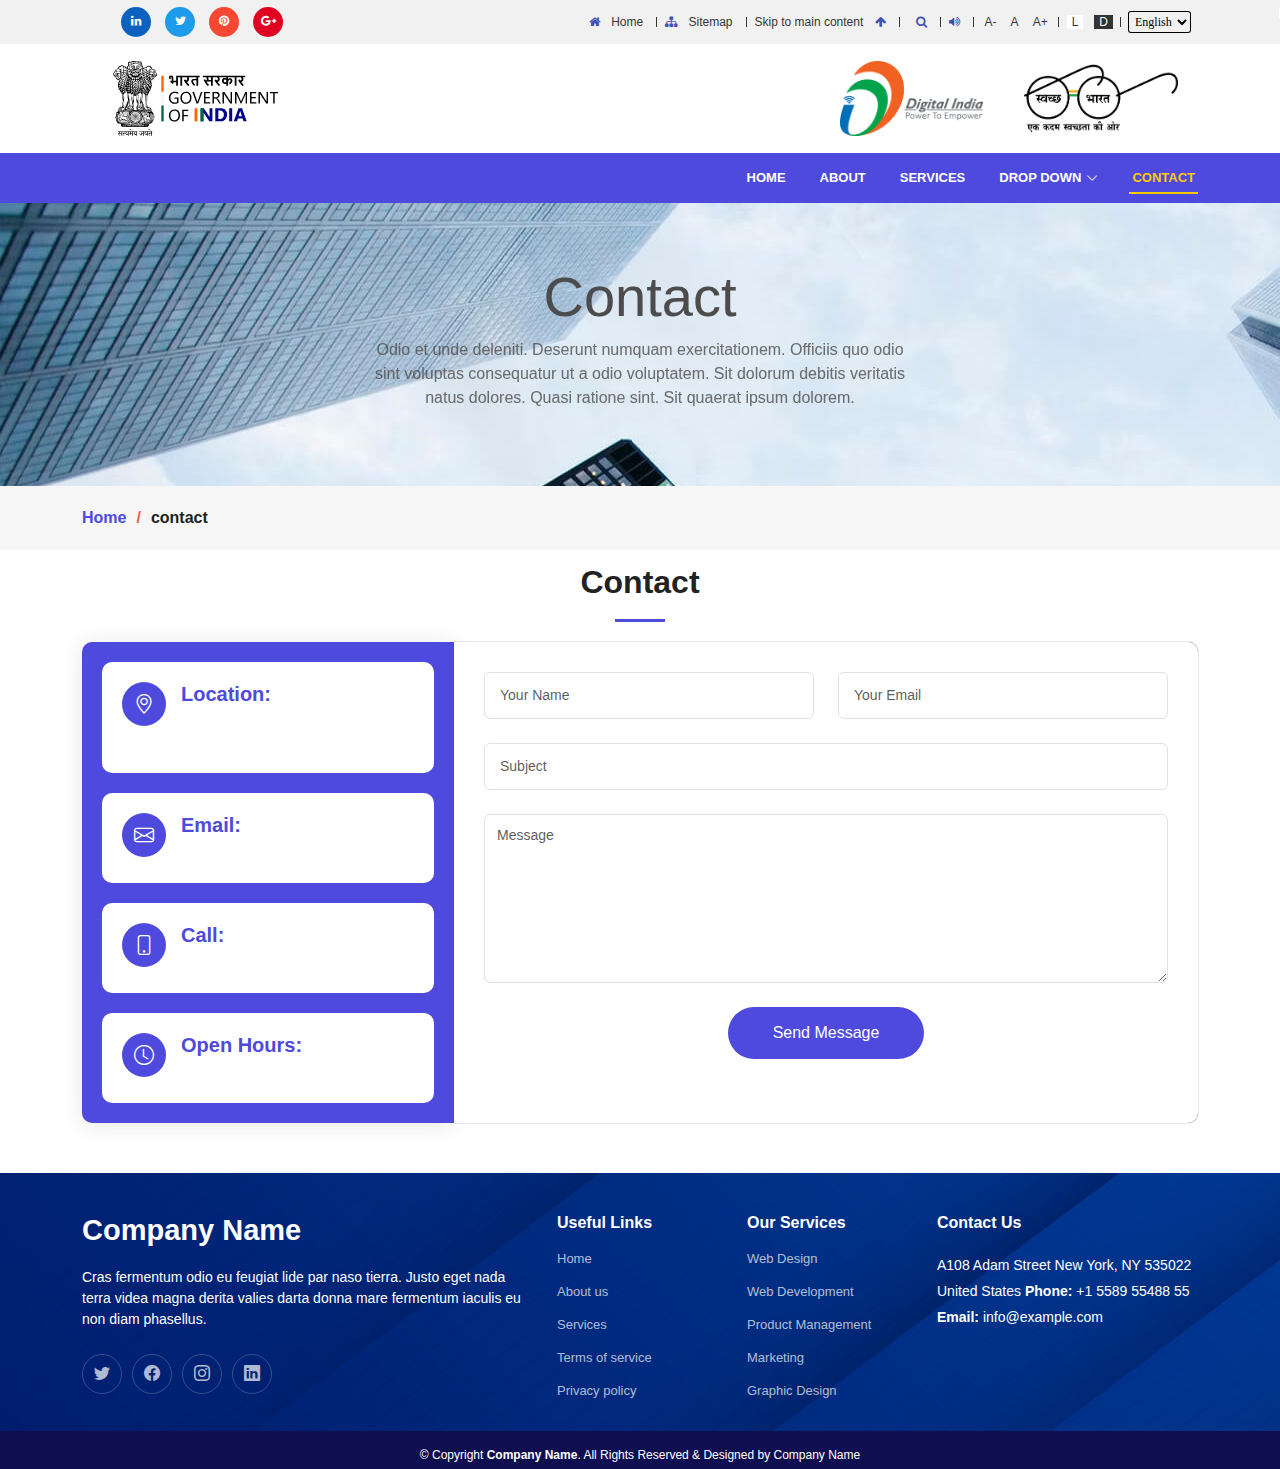
<file: theme1/contact.html>
<!DOCTYPE html>
<html lang="en">

<head>
    <meta charset="utf-8">
    <meta content="width=device-width, initial-scale=1.0" name="viewport">

    <title>Company Name cunsultancy private limited</title>
    <meta content="" name="description">
    <meta content="" name="keywords">


    <link href="assets/vendor/bootstrap/css/bootstrap.min.css" rel="stylesheet">

    <!-- font awesome -->
    <link href="assets/css/main.css" rel="stylesheet">
    <link rel="stylesheet" href="./assets/css/font-awesome-4.7.0/css/font-awesome.min.css">

    <link rel="stylesheet" href="./assets/css/responsive.css">
    <!-- Vendor CSS Files -->

    <link href="assets/vendor/aos/aos.css" rel="stylesheet">
    <link href="assets/vendor/glightbox/css/glightbox.min.css" rel="stylesheet">
    <link href="assets/vendor/swiper/swiper-bundle.min.css" rel="stylesheet">

    <!-- Template Main CSS File -->


    <link href="assets/vendor/bootstrap-icons/bootstrap-icons.css" rel="stylesheet">
    <script src="./assets/js/code.jquery.com_jquery-3.7.0.js"></script>


</head>

<body>

    <div class="main-container">
        <div class="main-container-wrapper">
            <section id="topbar" class="topbar">
                <div class="top-header">
                    <div class="container">
                        <div class="row">
                            <div class="col-lg-3 col-md-3">

                                <div class="topbar d-flex align-items-center">
                                    <ul class="d-flex sociol-icon">
                                        <li><a href="#" title="linkedin" aria-label="linkedin"><i class="fa fa-linkedin"
                                                    aria-hidden="true"></i> </a></li>
                                        <li><a href="#" title="twitter" aria-label="twitter"> <i class="fa fa-twitter"
                                                    aria-hidden="true"></i></a></li>
                                        <li><a href="#" title="pintrest " aria-label="pinterest"> <i
                                                    class="fa fa-pinterest" aria-hidden="true"></i> </a></li>
                                        <li><a href="#" title="google plus" aria-label="google"><i
                                                    class="fa fa-google-plus" aria-hidden="true"></i> </a></li>


                                    </ul>
                                </div>

                            </div>
                            <div class="col-lg-9 col-md-9">
                                <div class="topbar d-flex align-items-center justify-content-end after-right">
                                    <ul class="d-flex align-items-center">
                                        <li class="after-right"><a href="./index.html"><i class="fa fa-home pe-2"
                                                    aria-hidden="true"></i><span class="phone-topbar-menu">
                                                    Home</span></a></li>
                                        <li class="after-right"><a href="#"> <i class="fa fa-sitemap pe-2"
                                                    aria-hidden="true"></i>
                                                <span class="phone-topbar-menu">Sitemap</span></a></li>
                                        <li class="after-right"> <a href="#about"><span class="phone-topbar-menu">Skip
                                                    to main content </span><i class="fa fa-arrow-up ps-2"
                                                    aria-hidden="true"></i></a></li>
                                        <li class="after-right search-now "> <a href="#"> <i class="fa fa-search ps-2"
                                                    aria-hidden="true"></i></a></li>
                                        <li class="p-0" id="search"> <a href="#"> <input type="text"> </a>
                                            <button>Search</button></li>
                                        <li class="after-right"><a href="#" title="screen reader assess"><i
                                                    class="fa fa-volume-up" aria-hidden="true"></i> </a></li>
                                        <li class="theme-text-size after-right">
                                            <a href="#" id="btn-decrease" class="pe-2">A-</a>
                                            <!-- <a href="#" id="btn-decrease" onclick="decreaseFontSize()">A-</a> -->
                                            <a href="" id="btn-orig" class="pe-2">A</a>
                                            <a href="#" id="btn-increase">A+</a>
                                        </li>
                                        <li class="theme-mode after-right">
                                            <a href="#" class="light-mode me-2" id="light-mode">L</a>
                                            <a href="#" class="dark-mode" id="dark-mode">D</a>
                                        </li>

                                        <li>
                                            <select name="lang" id="lang">
                                                <option value="English">English</option>
                                                <option value="Hindi">Hindi</option>
                                            </select>
                                        </li>
                                        <!-- <li class="topbar-link ">
                      <ul class="d-flex align-items-center">
                       
                        
                        <li><a href="#">Contact</a></li>
                      </ul>
                    </li> -->
                                    </ul>
                                </div>
                            </div>
                        </div>
                    </div>


                </div>
            </section><!-- End Top Bar -->

            <!-- ======= Logo header start ======= -->
            <div class="logo-header">
                <div class="container">
                    <div class="row ">
                        <div class="col-lg-6 col-md-6 set-width1">
                            <div class="d-flex">
                                <div class="logo">
                                    <a href="./index.html" title="Government of India">

                                        <img src="./assets/img/Government_of_India_logo.svg" alt="Government of India"
                                            title="Government of India">
                                    </a>
                                </div>
                                <!-- <div class="logo-text">
              <h1 class="mb-0">
                National Rabies Control Program
              </h1>
              <h2 class="mb-0">National Center for Disease control</h2>
              <p>Directorate General of Health Services, Ministry of Health & Family Welfare, Government of India
              </p>
            </div> -->
                            </div>

                        </div>
                        <div class="col-lg-6 col-md-6 set-width2">
                            <div class="logo dital-india">
                                <!-- <button class="simple-button">Know Your Vaccination Schedule</button> -->
                                <a href="#">
                                    <img src="./assets/img/Digital_India_logo.svg.png" alt="Digital_India_logo"
                                        title="Digital_India_logo" class="nrcp-logo">
                                </a>
                                <a href="#">
                                    <img src="./assets/img/swachh-bharat-abhiyan-logo-vector-file.jpg"
                                        alt="swatch bharat" title="swatch bharat" class="swatch-bharat">
                                </a>


                            </div>
                        </div>
                    </div>
                </div>
                <!-- Logo header content here -->
            </div>
            <!-- ======= Logo header end ======= -->

            <!-- ======= Header ======= -->


            <header id="header" class="header d-flex align-items-center">

                <div class="container-fluid container-xl d-flex align-items-center justify-content-between">
                    <a href="index.html" class="logo d-flex align-items-center" aria-label="site logo">
                        <!-- Uncomment the line below if you also wish to use an image logo -->
                        <img src="assets/img/Government_of_India_logo.svg" alt="Government of India" class="main-logo">
                        <!-- <h1>Impact<span>.</span></h1> -->
                    </a>
                    <nav id="navbar" class="navbar">
                        <ul>
                            <li><a href="./index.html" class="active">Home</a></li>
                            <li><a href="./about.html" class="">About</a></li>
                            <li><a href="./services.html" class="">Services</a></li>
                            <!-- <li><a href="#portfolio" class="">Portfolio</a></li> -->
                            <!-- <li><a href="#team">Team</a></li> -->
                            <!-- <li><a href="blog.html">Blog</a></li> -->
                            <li class="dropdown"><a href="#" class="">Drop Down <i
                                        class="bi dropdown-indicator bi-chevron-down"></i></a>
                                <ul class="">
                                    <li><a href="#">Drop Down 1</a></li>
                                    <li class="dropdown"><a href="#" class="">Deep Drop Down <i
                                                class="bi dropdown-indicator bi-chevron-down"></i></a>
                                        <ul class="">
                                            <li><a href="#">Deep Drop Down 1</a></li>
                                            <li><a href="#">Deep Drop Down 2</a></li>
                                            <li><a href="#">Deep Drop Down 3</a></li>
                                            <li><a href="#">Deep Drop Down 4</a></li>
                                            <li><a href="#">Deep Drop Down 5</a></li>
                                        </ul>
                                    </li>
                                    <li><a href="#">Drop Down 2</a></li>
                                    <li><a href="#">Drop Down 3</a></li>
                                    <li><a href="#">Drop Down 4</a></li>
                                </ul>
                            </li>
                            <li><a href="./contact.html">Contact</a></li>
                        </ul>
                    </nav><!-- .navbar -->

                    <i class="mobile-nav-toggle mobile-nav-show bi bi-list"></i>
                    <i class="mobile-nav-toggle mobile-nav-hide bi bi-x d-none"></i>

                </div>
            </header>
            <!-- End Header -->

            <!-- ==========Carousel section start============ -->





        </div>
    </div>




    <main id="main">

        <div class="breadcrumbs">
            <div class="page-header d-flex align-items-center" style="background-image: url('');">
                <div class="container position-relative">
                    <div class="row d-flex justify-content-center">
                        <div class="col-lg-6 text-center">
                            <h2>Contact</h2>
                            <p>Odio et unde deleniti. Deserunt numquam exercitationem. Officiis quo odio sint voluptas
                                consequatur ut a odio voluptatem. Sit dolorum debitis veritatis natus dolores. Quasi
                                ratione sint. Sit quaerat ipsum dolorem.</p>
                        </div>
                    </div>
                </div>
            </div>
            <nav>
                <div class="container">
                    <ol>
                        <li><a href="index.html">Home</a></li>
                        <li>contact</li>
                    </ol>
                </div>
            </nav>
        </div>


        <section id="contact" class="contact">
            <div class="container aos-init aos-animate" data-aos="fade-up">

                <div class="section-header">
                    <h2>Contact</h2>
                    <!-- <p>Nulla dolorum nulla nesciunt rerum facere sed ut inventore quam porro nihil id ratione ea sunt quis dolorem dolore earum</p> -->
                </div>

                <div class="row gx-lg-0 gy-4">

                    <div class="col-lg-4">

                        <div class="info-container d-flex flex-column align-items-center justify-content-center">
                            <div class="info-item d-flex">
                                <i class="bi bi-geo-alt flex-shrink-0"></i>
                                <div>
                                    <h4>Location:</h4>
                                    <p>A108 Adam Street, New York, NY 535022</p>
                                </div>
                            </div><!-- End Info Item -->

                            <div class="info-item d-flex">
                                <i class="bi bi-envelope flex-shrink-0"></i>
                                <div>
                                    <h4>Email:</h4>
                                    <p>info@example.com</p>
                                </div>
                            </div><!-- End Info Item -->

                            <div class="info-item d-flex">
                                <i class="bi bi-phone flex-shrink-0"></i>
                                <div>
                                    <h4>Call:</h4>
                                    <p>+1 5589 55488 55</p>
                                </div>
                            </div><!-- End Info Item -->

                            <div class="info-item d-flex">
                                <i class="bi bi-clock flex-shrink-0"></i>
                                <div>
                                    <h4>Open Hours:</h4>
                                    <p>Mon-Sat: 11AM - 23PM</p>
                                </div>
                            </div><!-- End Info Item -->
                        </div>

                    </div>

                    <div class="col-lg-8">
                        <form action="forms/contact.php" method="post" role="form" class="php-email-form">
                            <div class="row">
                                <div class="col-md-6 form-group">
                                    <input type="text" name="name" class="form-control" id="name"
                                        placeholder="Your Name" required="" aria-label="First name">
                                </div>
                                <div class="col-md-6 form-group mt-3 mt-md-0">
                                    <input type="email" class="form-control" name="email" id="email"
                                        placeholder="Your Email" required="" aria-label="email">
                                </div>
                            </div>
                            <div class="form-group mt-3">
                                <input type="text" class="form-control" name="subject" id="subject"
                                    placeholder="Subject" required="" aria-label="Subject">
                            </div>
                            <div class="form-group mt-3">
                                <textarea class="form-control" name="message" rows="7" placeholder="Message" required=""
                                    aria-label="message"></textarea>
                            </div>
                            <div class="my-3">
                                <div class="loading">Loading</div>
                                <div class="error-message"></div>
                                <div class="sent-message">Your message has been sent. Thank you!</div>
                            </div>
                            <div class="text-center"><button type="submit">Send Message</button></div>
                        </form>
                    </div><!-- End Contact Form -->

                </div>

            </div>
        </section>












    </main><!-- End #main -->

    <!-- ======= Footer ======= -->
    <footer id="footer" class="footer">

        <div class="container">
            <div class="row gy-4">
                <div class="col-lg-5 col-md-12 footer-info">
                    <div class="section-header">
                        <h2>
                            <a href="index.html" class=" d-flex align-items-center">
                                <span>Company Name</span>
                            </a>
                        </h2>
                    </div>

                    <p>Cras fermentum odio eu feugiat lide par naso tierra. Justo eget nada terra videa magna derita
                        valies darta
                        donna mare fermentum iaculis eu non diam phasellus.</p>
                    <div class="social-links d-flex mt-4">
                        <a href="#" class="twitter" aria-label="twitter"><i class="bi bi-twitter"></i></a>
                        <a href="#" class="facebook" aria-label="facebook"><i class="bi bi-facebook"></i></a>
                        <a href="#" class="instagram" aria-label="instagram"><i class="bi bi-instagram"></i></a>
                        <a href="#" class="linkedin" aria-label="linkedin"><i class="bi bi-linkedin"></i></a>
                    </div>
                </div>

                <div class="col-lg-2 col-6 footer-links">
                    <h4>Useful Links</h4>
                    <ul>
                        <li><a href="#">Home</a></li>
                        <li><a href="#">About us</a></li>
                        <li><a href="#">Services</a></li>
                        <li><a href="#">Terms of service</a></li>
                        <li><a href="#">Privacy policy</a></li>
                    </ul>
                </div>

                <div class="col-lg-2 col-6 footer-links">
                    <h4>Our Services</h4>
                    <ul>
                        <li><a href="#">Web Design</a></li>
                        <li><a href="#">Web Development</a></li>
                        <li><a href="#">Product Management</a></li>
                        <li><a href="#">Marketing</a></li>
                        <li><a href="#">Graphic Design</a></li>
                    </ul>
                </div>

                <div class="col-lg-3 col-md-12 footer-contact  text-md-start">
                    <h4>Contact Us</h4>
                    <p>
                        A108 Adam Street
                        New York, NY 535022
                        United States
                        <strong>Phone:</strong> +1 5589 55488 55
                        <strong>Email:</strong> info@example.com
                    </p>

                </div>

            </div>
        </div>

        <div class="container mt-4">
            <div class="terms-condition">
                <div class="copyright">
                    <p>
                        &copy; Copyright <strong><span>Company Name</span></strong>. All Rights Reserved & Designed by
                        <a href="https://CompanyName.com/">Company Name</a>
                    </p>

                </div>

            </div>

        </div>

    </footer><!-- End Footer -->
    <a href="#" class="scroll-top d-flex align-items-center justify-content-center" aria-label="switch to top"><i
            class="bi bi-arrow-up-short"></i></a>

    <div id="preloader"></div>

    <!-- Vendor JS Files -->
    <script src="assets/vendor/bootstrap/js/bootstrap.bundle.min.js"></script>
    <script src="assets/vendor/aos/aos.js"></script>
    <script src="assets/vendor/glightbox/js/glightbox.min.js"></script>
    <script src="assets/vendor/purecounter/purecounter_vanilla.js"></script>
    <script src="assets/vendor/swiper/swiper-bundle.min.js"></script>
    <script src="assets/vendor/isotope-layout/isotope.pkgd.min.js"></script>
    <script src="assets/vendor/php-email-form/validate.js"></script>

    <!-- Template Main JS File -->
    <script src="assets/js/main.js"></script>

</body>

</html>
</file>
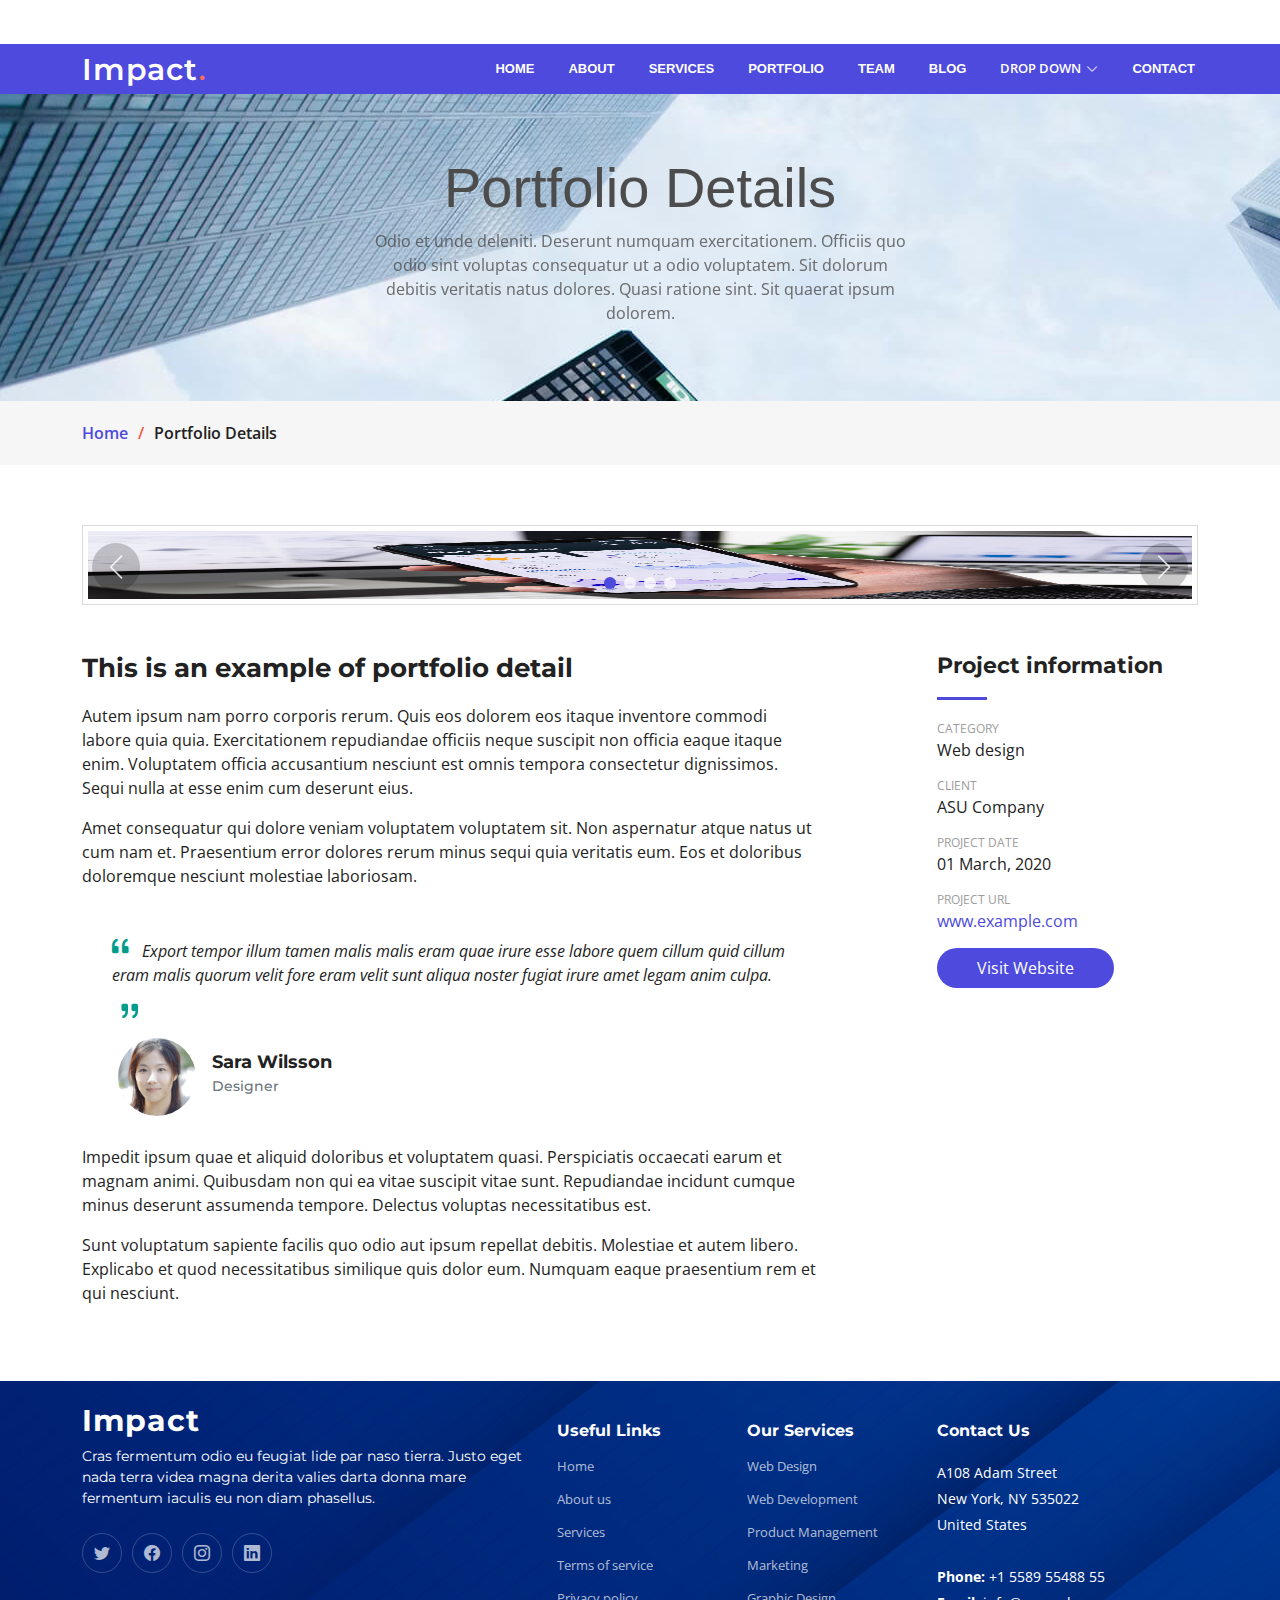
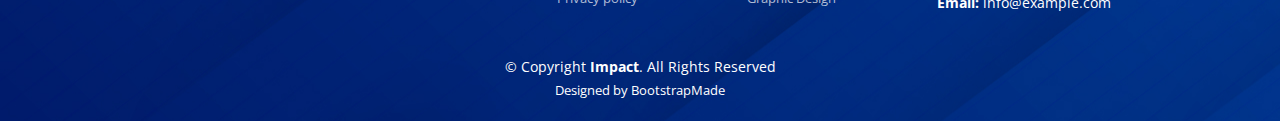
<file: theme1/portfolio-details.html>
<!DOCTYPE html>
<html lang="en">

<head>
  <meta charset="utf-8">
  <meta content="width=device-width, initial-scale=1.0" name="viewport">

  <title>Impact Bootstrap Template - Portfolio Details</title>
  <meta content="" name="description">
  <meta content="" name="keywords">

  <!-- Favicons -->
  <link href="assets/img/favicon.png" rel="icon">
  <link href="assets/img/apple-touch-icon.png" rel="apple-touch-icon">

  <!-- Google Fonts -->
  <link rel="preconnect" href="https://fonts.googleapis.com">
  <link rel="preconnect" href="https://fonts.gstatic.com" crossorigin>
  <link href="https://fonts.googleapis.com/css2?family=Open+Sans:ital,wght@0,300;0,400;0,500;0,600;0,700;1,300;1,400;1,600;1,700&family=Montserrat:ital,wght@0,300;0,400;0,500;0,600;0,700;1,300;1,400;1,500;1,600;1,700&family=Raleway:ital,wght@0,300;0,400;0,500;0,600;0,700;1,300;1,400;1,500;1,600;1,700&display=swap" rel="stylesheet">

  <!-- Vendor CSS Files -->
  <link href="assets/vendor/bootstrap/css/bootstrap.min.css" rel="stylesheet">
  <link href="assets/vendor/bootstrap-icons/bootstrap-icons.css" rel="stylesheet">
  <link href="assets/vendor/aos/aos.css" rel="stylesheet">
  <link href="assets/vendor/glightbox/css/glightbox.min.css" rel="stylesheet">
  <link href="assets/vendor/swiper/swiper-bundle.min.css" rel="stylesheet">

  <!-- Template Main CSS File -->
  <link href="assets/css/main.css" rel="stylesheet">

  <!-- =======================================================
  * Template Name: Impact
  * Updated: Jul 27 2023 with Bootstrap v5.3.1
  * Template URL: https://bootstrapmade.com/impact-bootstrap-business-website-template/
  * Author: BootstrapMade.com
  * License: https://bootstrapmade.com/license/
  ======================================================== -->
</head>

<body>

  <!-- ======= Header ======= -->
  <section id="topbar" class="topbar d-flex align-items-center">
    <div class="container d-flex justify-content-center justify-content-md-between">
      <div class="contact-info d-flex align-items-center">
        <i class="bi bi-envelope d-flex align-items-center"><a href="mailto:contact@example.com">contact@example.com</a></i>
        <i class="bi bi-phone d-flex align-items-center ms-4"><span>+1 5589 55488 55</span></i>
      </div>
      <div class="social-links d-none d-md-flex align-items-center">
        <a href="#" class="twitter"><i class="bi bi-twitter"></i></a>
        <a href="#" class="facebook"><i class="bi bi-facebook"></i></a>
        <a href="#" class="instagram"><i class="bi bi-instagram"></i></a>
        <a href="#" class="linkedin"><i class="bi bi-linkedin"></i></i></a>
      </div>
    </div>
  </section><!-- End Top Bar -->

  <header id="header" class="header d-flex align-items-center">

    <div class="container-fluid container-xl d-flex align-items-center justify-content-between">
      <a href="index.html" class="logo d-flex align-items-center">
        <!-- Uncomment the line below if you also wish to use an image logo -->
        <!-- <img src="assets/img/logo.png" alt=""> -->
        <h1>Impact<span>.</span></h1>
      </a>
      <nav id="navbar" class="navbar">
        <ul>
          <li><a href="#hero">Home</a></li>
          <li><a href="#about">About</a></li>
          <li><a href="#services">Services</a></li>
          <li><a href="#portfolio">Portfolio</a></li>
          <li><a href="#team">Team</a></li>
          <li><a href="blog.html">Blog</a></li>
          <li class="dropdown"><a href="#"><span>Drop Down</span> <i class="bi bi-chevron-down dropdown-indicator"></i></a>
            <ul>
              <li><a href="#">Drop Down 1</a></li>
              <li class="dropdown"><a href="#"><span>Deep Drop Down</span> <i class="bi bi-chevron-down dropdown-indicator"></i></a>
                <ul>
                  <li><a href="#">Deep Drop Down 1</a></li>
                  <li><a href="#">Deep Drop Down 2</a></li>
                  <li><a href="#">Deep Drop Down 3</a></li>
                  <li><a href="#">Deep Drop Down 4</a></li>
                  <li><a href="#">Deep Drop Down 5</a></li>
                </ul>
              </li>
              <li><a href="#">Drop Down 2</a></li>
              <li><a href="#">Drop Down 3</a></li>
              <li><a href="#">Drop Down 4</a></li>
            </ul>
          </li>
          <li><a href="#contact">Contact</a></li>
        </ul>
      </nav><!-- .navbar -->

      <i class="mobile-nav-toggle mobile-nav-show bi bi-list"></i>
      <i class="mobile-nav-toggle mobile-nav-hide d-none bi bi-x"></i>

    </div>
  </header><!-- End Header -->
  <!-- End Header -->

  <main id="main">

    <!-- ======= Breadcrumbs ======= -->
    <div class="breadcrumbs">
      <div class="page-header d-flex align-items-center" style="background-image: url('');">
        <div class="container position-relative">
          <div class="row d-flex justify-content-center">
            <div class="col-lg-6 text-center">
              <h2>Portfolio Details</h2>
              <p>Odio et unde deleniti. Deserunt numquam exercitationem. Officiis quo odio sint voluptas consequatur ut a odio voluptatem. Sit dolorum debitis veritatis natus dolores. Quasi ratione sint. Sit quaerat ipsum dolorem.</p>
            </div>
          </div>
        </div>
      </div>
      <nav>
        <div class="container">
          <ol>
            <li><a href="index.html">Home</a></li>
            <li>Portfolio Details</li>
          </ol>
        </div>
      </nav>
    </div><!-- End Breadcrumbs -->

    <!-- ======= Portfolio Details Section ======= -->
    <section id="portfolio-details" class="portfolio-details">
      <div class="container" data-aos="fade-up">

        <div class="position-relative h-100">
          <div class="slides-1 portfolio-details-slider swiper">
            <div class="swiper-wrapper align-items-center">

              <div class="swiper-slide">
                <img src="assets/img/portfolio/app-1.jpg" alt="">
              </div>

              <div class="swiper-slide">
                <img src="assets/img/portfolio/product-1.jpg" alt="">
              </div>

              <div class="swiper-slide">
                <img src="assets/img/portfolio/branding-1.jpg" alt="">
              </div>

              <div class="swiper-slide">
                <img src="assets/img/portfolio/books-1.jpg" alt="">
              </div>

            </div>
            <div class="swiper-pagination"></div>
          </div>
          <div class="swiper-button-prev"></div>
          <div class="swiper-button-next"></div>

        </div>

        <div class="row justify-content-between gy-4 mt-4">

          <div class="col-lg-8">
            <div class="portfolio-description">
              <h2>This is an example of portfolio detail</h2>
              <p>
                Autem ipsum nam porro corporis rerum. Quis eos dolorem eos itaque inventore commodi labore quia quia. Exercitationem repudiandae officiis neque suscipit non officia eaque itaque enim. Voluptatem officia accusantium nesciunt est omnis tempora consectetur dignissimos. Sequi nulla at esse enim cum deserunt eius.
              </p>
              <p>
                Amet consequatur qui dolore veniam voluptatem voluptatem sit. Non aspernatur atque natus ut cum nam et. Praesentium error dolores rerum minus sequi quia veritatis eum. Eos et doloribus doloremque nesciunt molestiae laboriosam.
              </p>

              <div class="testimonial-item">
                <p>
                  <i class="bi bi-quote quote-icon-left"></i>
                  Export tempor illum tamen malis malis eram quae irure esse labore quem cillum quid cillum eram malis quorum velit fore eram velit sunt aliqua noster fugiat irure amet legam anim culpa.
                  <i class="bi bi-quote quote-icon-right"></i>
                </p>
                <div>
                  <img src="assets/img/testimonials/testimonials-2.jpg" class="testimonial-img" alt="">
                  <h3>Sara Wilsson</h3>
                  <h4>Designer</h4>
                </div>
              </div>

              <p>
                Impedit ipsum quae et aliquid doloribus et voluptatem quasi. Perspiciatis occaecati earum et magnam animi. Quibusdam non qui ea vitae suscipit vitae sunt. Repudiandae incidunt cumque minus deserunt assumenda tempore. Delectus voluptas necessitatibus est.

              <p>
                Sunt voluptatum sapiente facilis quo odio aut ipsum repellat debitis. Molestiae et autem libero. Explicabo et quod necessitatibus similique quis dolor eum. Numquam eaque praesentium rem et qui nesciunt.
              </p>

            </div>
          </div>

          <div class="col-lg-3">
            <div class="portfolio-info">
              <h3>Project information</h3>
              <ul>
                <li><strong>Category</strong> <span>Web design</span></li>
                <li><strong>Client</strong> <span>ASU Company</span></li>
                <li><strong>Project date</strong> <span>01 March, 2020</span></li>
                <li><strong>Project URL</strong> <a href="#">www.example.com</a></li>
                <li><a href="#" class="btn-visit align-self-start">Visit Website</a></li>
              </ul>
            </div>
          </div>

        </div>

      </div>
    </section><!-- End Portfolio Details Section -->

  </main><!-- End #main -->

  <!-- ======= Footer ======= -->
  <footer id="footer" class="footer">

    <div class="container">
      <div class="row gy-4">
        <div class="col-lg-5 col-md-12 footer-info">
          <a href="index.html" class="logo d-flex align-items-center">
            <span>Impact</span>
          </a>
          <p>Cras fermentum odio eu feugiat lide par naso tierra. Justo eget nada terra videa magna derita valies darta donna mare fermentum iaculis eu non diam phasellus.</p>
          <div class="social-links d-flex mt-4">
            <a href="#" class="twitter"><i class="bi bi-twitter"></i></a>
            <a href="#" class="facebook"><i class="bi bi-facebook"></i></a>
            <a href="#" class="instagram"><i class="bi bi-instagram"></i></a>
            <a href="#" class="linkedin"><i class="bi bi-linkedin"></i></a>
          </div>
        </div>

        <div class="col-lg-2 col-6 footer-links">
          <h4>Useful Links</h4>
          <ul>
            <li><a href="#">Home</a></li>
            <li><a href="#">About us</a></li>
            <li><a href="#">Services</a></li>
            <li><a href="#">Terms of service</a></li>
            <li><a href="#">Privacy policy</a></li>
          </ul>
        </div>

        <div class="col-lg-2 col-6 footer-links">
          <h4>Our Services</h4>
          <ul>
            <li><a href="#">Web Design</a></li>
            <li><a href="#">Web Development</a></li>
            <li><a href="#">Product Management</a></li>
            <li><a href="#">Marketing</a></li>
            <li><a href="#">Graphic Design</a></li>
          </ul>
        </div>

        <div class="col-lg-3 col-md-12 footer-contact text-center text-md-start">
          <h4>Contact Us</h4>
          <p>
            A108 Adam Street <br>
            New York, NY 535022<br>
            United States <br><br>
            <strong>Phone:</strong> +1 5589 55488 55<br>
            <strong>Email:</strong> info@example.com<br>
          </p>

        </div>

      </div>
    </div>

    <div class="container mt-4">
      <div class="copyright">
        &copy; Copyright <strong><span>Impact</span></strong>. All Rights Reserved
      </div>
      <div class="credits">
        <!-- All the links in the footer should remain intact. -->
        <!-- You can delete the links only if you purchased the pro version. -->
        <!-- Licensing information: https://bootstrapmade.com/license/ -->
        <!-- Purchase the pro version with working PHP/AJAX contact form: https://bootstrapmade.com/impact-bootstrap-business-website-template/ -->
        Designed by <a href="https://bootstrapmade.com/">BootstrapMade</a>
      </div>
    </div>

  </footer><!-- End Footer -->
  <!-- End Footer -->

  <a href="#" class="scroll-top d-flex align-items-center justify-content-center"><i class="bi bi-arrow-up-short"></i></a>

  <div id="preloader"></div>

  <!-- Vendor JS Files -->
  <script src="assets/vendor/bootstrap/js/bootstrap.bundle.min.js"></script>
  <script src="assets/vendor/aos/aos.js"></script>
  <script src="assets/vendor/glightbox/js/glightbox.min.js"></script>
  <script src="assets/vendor/purecounter/purecounter_vanilla.js"></script>
  <script src="assets/vendor/swiper/swiper-bundle.min.js"></script>
  <script src="assets/vendor/isotope-layout/isotope.pkgd.min.js"></script>
  <script src="assets/vendor/php-email-form/validate.js"></script>

  <!-- Template Main JS File -->
  <script src="assets/js/main.js"></script>

</body>

</html>
</file>
<file: theme1/assets/css/main.css>
:root {
  --font-default: "Open Sans", system-ui, -apple-system, "Segoe UI", Roboto, "Helvetica Neue", Arial, "Noto Sans", "Liberation Sans", sans-serif, "Apple Color Emoji", "Segoe UI Emoji", "Segoe UI Symbol", "Noto Color Emoji";
  --font-primary: "Montserrat", sans-serif;
  --font-secondary: "Poppins", sans-serif;
}

/* Colors */
:root {
  --color-default: #222222;
  --color-primary: #4d4add;
  --color-secondary: #f85a40;
}

/* Smooth scroll behavior */
:root {
  scroll-behavior: smooth;
}

.maing-container{
  position: relative;
}
@font-face {
  font-family: 'Edu SA Beginner';
  src:  url('../font/Edu_SA_Beginner/EduSABeginner-VariableFont_wght.ttf') format('ttf')
       
}

@font-face {
  font-family: 'Heebo';
  src:  url('../font/Heebo/Heebo-VariableFont_wght.ttf') format('ttf')
       
}

@font-face {
  font-family: 'Lobster';
  src:  url('../font/Lobster/Lobster-Regular.ttf') format('ttf')
       
}

@font-face {
  font-family: 'REM';
  src:  url('../font/REM/REM-VariableFont_wght.ttf') format('ttf')
     
}

@font-face {
  font-family: 'Signika Negative';
  src:  url('../font/Signika_Negative/SignikaNegative-VariableFont_wght.ttf') format('ttf')
       
}


@font-face {
  font-family: 'Montserrat';
  src:  url('../font/Montserrat/Montserrat-Italic-VariableFont_wght.ttf') format('ttf'),
    url('../font/Montserrat/Montserrat-VariableFont_wght.ttf') format('ttf')
       
}

@font-face {
  font-family: 'Montserrat';
  src:  url('../font/Raleway/Raleway-Italic-VariableFont_wght.ttf') format('ttf'),
    url('../font/Raleway/Raleway-VariableFont_wght.ttf') format('ttf')
       
}
/*--------------------------------------------------------------
# General
--------------------------------------------------------------*/
body {
  font-family: var(--font-default);
  color: var(--color-default);
  font-family: 'Barlow Condensed', sans-serif;
font-family: 'Edu SA Beginner', cursive;
font-family: 'Heebo', sans-serif;
font-family: 'Lobster', cursive;
font-family: 'Signika Negative', sans-serif;

}

a {
  color: var(--color-primary);
  text-decoration: none;
}

a:hover {
  color: #00b6a1;
  text-decoration: none;
}

h1,
h2,
h3,
h4,
h5,
h6 {
  font-family: var(--font-primary);
}

/*--------------------------------------------------------------
# Sections & Section Header
--------------------------------------------------------------*/
section {
  padding: 60px 0;
  overflow: hidden;
}

.sections-bg {
  background-color: #f6f6f6;
}

.section-header {
  text-align: center;
  padding-bottom: 35px;
}

.section-header h2 {
  font-size: 32px;
  font-weight: 600;
  margin-bottom: 20px;
  padding-bottom: 20px;
  position: relative;
  /* color: #fff; */
  /* border-bottom: 1px solid #fff; */
}

.section-header h2:after {
  content: "";
  position: absolute;
  display: block;
  width: 50px;
  height: 3px;
  background: var(--color-primary);
  left: 0;
  right: 0;
  bottom: 0;
  margin: auto;
}

.section-header p {
  margin-bottom: 0;
  /* color: #6f6f6f; */
  color: #fff;
}

.top-header .ps3{
  padding-left: 10px!important;
}
.top-header .pe3{
  padding-right: 10px!important;
} 
.top-header .me3{
  margin-right: 10px!important;
}
/*--------------------------------------------------------------
# Breadcrumbs
--------------------------------------------------------------*/
.breadcrumbs {
  background-image: url('../../assets/img/breadcrumbs-bg.jpg');
}
.breadcrumbs .page-header {
  padding: 60px 0 60px 0;
  min-height: 20vh;
  position: relative;
  /* background-color: var(--color-primary); */
  filter: brightness(0.3)
}

.breadcrumbs .page-header h2 {
  font-size: 56px;
  font-weight: 500;
  color: #fff;
  font-family: var(--font-secondary);
}

.breadcrumbs .page-header p {
  color: rgba(255, 255, 255, 0.8);
}

.breadcrumbs nav {
  background-color: #f6f6f6;
  padding: 20px 0;
}

.breadcrumbs nav ol {
  display: flex;
  flex-wrap: wrap;
  list-style: none;
  margin: 0;
  padding: 0;
  font-size: 16px;
  font-weight: 600;
  color: var(--color-default);
}

.breadcrumbs nav ol a {
  color: var(--color-primary);
  transition: 0.3s;
}

.breadcrumbs nav ol a:hover {
  text-decoration: underline;
}

.breadcrumbs nav ol li+li {
  padding-left: 10px;
}

.breadcrumbs nav ol li+li::before {
  display: inline-block;
  padding-right: 10px;
  color: var(--color-secondary);
  content: "/";
}

/*--------------------------------------------------------------
# Scroll top button
--------------------------------------------------------------*/
.scroll-top {
  position: fixed;
  visibility: hidden;
  opacity: 0;
  right: 15px;
  bottom: -15px;
  z-index: 99999;
  background: #0c07ff;
  width: 44px;
  height: 44px;
  border-radius: 50px;
  transition: all 0.4s;
}

.scroll-top i {
  font-size: 24px;
  color: #fff;
  line-height: 0;
}

.scroll-top:hover {
  background: rgba(248, 90, 64, 0.8);
  color: #fff;
}

.scroll-top.active {
  visibility: visible;
  opacity: 1;
  bottom: 15px;
}

/*--------------------------------------------------------------
# Preloader
--------------------------------------------------------------*/
#preloader {
  position: fixed;
  inset: 0;
  z-index: 999999;
  overflow: hidden;
  background: #fff;
  transition: all 0.6s ease-out;
}

#preloader:before {
  content: "";
  position: fixed;
  top: calc(50% - 30px);
  left: calc(50% - 30px);
  border: 6px solid #fff;
  border-color: var(--color-primary) transparent var(--color-primary) transparent;
  border-radius: 50%;
  width: 60px;
  height: 60px;
  animation: animate-preloader 1.5s linear infinite;
}

@keyframes animate-preloader {
  0% {
    transform: rotate(0deg);
  }

  100% {
    transform: rotate(360deg);
  }
}

/*--------------------------------------------------------------
# Disable aos animation delay on mobile devices
--------------------------------------------------------------*/
@media screen and (max-width: 768px) {
  [data-aos-delay] {
    transition-delay: 0 !important;
  }
}

/*--------------------------------------------------------------
# Header
--------------------------------------------------------------*/
.topbar {
  /* background: #00796b; */
  height: 44px;
  font-size: 14px;
  transition: all 0.5s;
  color: #fff;
  padding: 0;
}

.topbar .contact-info i {
  font-style: normal;
  color: #fff;
  line-height: 0;
}

.topbar .contact-info i a,
.topbar .contact-info i span {
  padding-left: 5px;
  color: #fff;
}

@media (max-width: 575px) {

  .topbar .contact-info i a,
  .topbar .contact-info i span {
    font-size: 13px;
  }
}

.topbar .contact-info i a {
  line-height: 0;
  transition: 0.3s;
}

.topbar .contact-info i a:hover {
  color: #fff;
  text-decoration: underline;
}

.topbar .social-links a {
  color: rgba(255, 255, 255, 0.7);
  line-height: 0;
  transition: 0.3s;
  margin-left: 20px;
}

.topbar .social-links a:hover {
  color: #fff;
}

.header {
  transition: all 0.5s;
  z-index: 997;
  height:50px;
  background-color: var(--color-primary);
}

.header.sticked {
  position: fixed;
  top: 0;
  right: 0;
  left: 0;
  height: 70px;
  box-shadow: 0px 2px 20px rgba(0, 0, 0, 0.1);
}

.header .logo img {
  max-height: 40px;
  margin-right: 6px;
}

.header .logo h1 {
  font-size: 30px;
  margin: 0;
  font-weight: 600;
  letter-spacing: 0.8px;
  color: #fff;
  font-family: var(--font-primary);
}

.header .logo h1 span {
  color: #f96f59;
}

.sticked-header-offset {
  margin-top: 70px;
}

section {
  scroll-margin-top: 70px;
}

/*--------------------------------------------------------------
# Desktop Navigation
--------------------------------------------------------------*/
@media (min-width: 1280px) {
  .navbar {
    padding: 0;
  }

  .navbar ul {
    margin: 0;
    padding: 0;
    display: flex;
    list-style: none;
    align-items: center;
  }

  .navbar li {
    position: relative;
  }

  .navbar>ul>li {
    white-space: nowrap;
    padding: 10px 0 10px 28px;
  }

  .navbar a,
  .navbar a:focus {
    display: flex;
    align-items: center;
    justify-content: space-between;
    padding: 0 3px;
    font-family: var(--font-secondary);
    font-size: 13px;
    font-weight: 600;
    color: #fff;
    white-space: nowrap;
    transition: 0.3s;
    position: relative;
    text-transform: uppercase;
    font-family: 'Heebo', sans-serif;
  }

  .navbar a i,
  .navbar a:focus i {
    font-size: 12px;
    line-height: 0;
    margin-left: 5px;
  }

  .navbar>ul>li>a:before {
    content: "";
    position: absolute;
    width: 100%;
    height: 2px;
    bottom: -6px;
    left: 0;
    background-color:#ffcb00;
    visibility: hidden;
    width: 0px;
    transition: all 0.3s ease-in-out 0s;
  }

  .navbar a:hover:before,
  .navbar li:hover>a:before,
  .navbar .active:before {
    visibility: visible;
    width: 100%;
  }

  .navbar a:hover,
  .navbar .active,
  .navbar .active:focus,
  .navbar li:hover>a {
    color: #ffcb00;
  }

  .navbar .dropdown ul {
    display: block;
    position: absolute;
    left: 28px;
    top: calc(100% + 30px);
    margin: 0;
    padding: 10px 0;
    z-index: 99;
    opacity: 0;
    visibility: hidden;
    background: #fff;
    box-shadow: 0px 0px 30px rgba(127, 137, 161, 0.25);
    transition: 0.3s;
    border-radius: 4px;
  }

  .navbar .dropdown ul li {
    min-width: 200px;
  }

  .navbar .dropdown ul a {
    padding: 10px 20px;
    font-size: 15px;
    text-transform: none;
    font-weight: 600;
    color: #4d4add;
    font-size: 13px;
  }

  
  .navbar .dropdown ul li:not(:last-child) {
   border-bottom: 1px solid #4d4add;
  
  }

  .navbar .dropdown ul a i {
    font-size: 12px;
  }

  .navbar .dropdown ul a:hover,
  .navbar .dropdown ul .active:hover,
  .navbar .dropdown ul li:hover>a {
    color: var(--color-secondary);
  }

  .navbar .dropdown:hover>ul {
    opacity: 1;
    top: 100%;
    visibility: visible;
  }

  .navbar .dropdown .dropdown ul {
    top: 0;
    left: calc(100% - 30px);
    visibility: hidden;
  }

  .navbar .dropdown .dropdown:hover>ul {
    opacity: 1;
    top: 0;
    left: 100%;
    visibility: visible;
  }
}

@media (min-width: 1280px) and (max-width: 1366px) {
  .navbar .dropdown .dropdown ul {
    left: -90%;
  }

  .navbar .dropdown .dropdown:hover>ul {
    left: -100%;
  }
}

@media (min-width: 1280px) {

  .mobile-nav-show,
  .mobile-nav-hide {
    display: none;
  }
}

/*--------------------------------------------------------------
# Mobile Navigation
--------------------------------------------------------------*/
@media (max-width: 1279px) {
  .navbar {
    position: fixed;
    top: 0;
    right: -100%;
    width: 100%;
    max-width: 400px;
    bottom: 0;
    transition: 0.3s;
    z-index: 9997;
  }

  .navbar ul {
    position: absolute;
    inset: 0;
    padding: 50px 0 10px 0;
    margin: 0;
    background: #01409d;
    overflow-y: auto;
    transition: 0.3s;
    z-index: 9998;
  }

  .navbar a,
  .navbar a:focus {
    display: flex;
    align-items: center;
    justify-content: space-between;
    padding: 10px 20px;
    font-family: var(--font-primary);
    font-size: 15px;
    font-weight: 600;
    color: rgba(255, 255, 255, 0.7);
    white-space: nowrap;
    transition: 0.3s;
  }
  .navbar li:not(:last-child) {
    /* border-bottom: 1px solid#fff; */
    box-shadow: 0px 2px 0px #fff;
    text-align: center;
}

  .navbar a i,
  .navbar a:focus i {
    font-size: 12px;
    line-height: 0;
    margin-left: 5px;
  }

  .navbar a:hover,
  .navbar .active,
  .navbar .active:focus,
  .navbar li:hover>a {
    color: #fff;
  }

  .navbar .getstarted,
  .navbar .getstarted:focus {
    background: var(--color-primary);
    padding: 8px 20px;
    border-radius: 4px;
    margin: 15px;
    color: #fff;
  }

  .navbar .getstarted:hover,
  .navbar .getstarted:focus:hover {
    color: #fff;
    background: rgba(0, 131, 116, 0.8);
  }

  .navbar .dropdown ul,
  .navbar .dropdown .dropdown ul {
    position: static;
    display: none;
    padding: 10px 0;
    margin: 10px 20px;
    transition: all 0.5s ease-in-out;
    background-color: #01409d;
    /* border: 1px solid #006459; */
  }

  .navbar .dropdown>.dropdown-active,
  .navbar .dropdown .dropdown>.dropdown-active {
    display: block;
  }

  .mobile-nav-show {
    color: #000;
    font-size: 28px;
    cursor: pointer;
    line-height: 0;
    transition: 0.5s;
    z-index: 9999;
    margin-right: 10px;
  }

  .mobile-nav-hide {
    color: #fff;
    font-size: 32px;
    cursor: pointer;
    line-height: 0;
    transition: 0.5s;
    position: fixed;
    right: 20px;
    top: 20px;
    z-index: 9999;
  }

  .mobile-nav-active {
    overflow: hidden;
  }

  .mobile-nav-active .navbar {
    right: 0;
  }

  .mobile-nav-active .navbar:before {
    content: "";
    position: fixed;
    inset: 0;
    background: rgba(0, 106, 93, 0.8);
    z-index: 9996;
  }
}

/*--------------------------------------------------------------
# About Us Section
--------------------------------------------------------------*/
.about h3 {
  font-weight: 700;
  font-size: 28px;
  margin-bottom: 20px;
  font-family: var(--font-secondary);
  color: #fff;
}

.about .call-us {
  left: 10%;
  right: 10%;
  bottom: 0;
  background-color: #fff;
  box-shadow: 0px 2px 25px rgba(0, 0, 0, 0.08);
  padding: 20px;
  text-align: center;
}

.about .call-us h4 {
  font-size: 24px;
  font-weight: 700;
  margin-bottom: 5px;
}

.about .call-us p {
  font-size: 28px;
  font-weight: 700;
  color: #fff;
}

.about .content ul {
  list-style: none;
  padding: 0;
}

.about .content ul li {
  padding: 0 0 10px 30px;
  position: relative;
  color: #fff;
    font-family: 'Signika Negative', sans-serif;
}

.about .content ul i {
  position: absolute;
  font-size: 20px;
  left: 0;
  top: -3px;
  color: #fff
}

.about .content p:last-child {
  margin-bottom: 0;
}

.about .play-btn {
  width: 94px;
  height: 94px;
  background: radial-gradient(var(--color-primary) 50%, rgba(0, 131, 116, 0.4) 52%);
  border-radius: 50%;
  display: block;
  position: absolute;
  left: calc(50% - 47px);
  top: calc(50% - 47px);
  overflow: hidden;
}

.about .play-btn:before {
  content: "";
  position: absolute;
  width: 120px;
  height: 120px;
  animation-delay: 0s;
  animation: pulsate-btn 2s;
  animation-direction: forwards;
  animation-iteration-count: infinite;
  animation-timing-function: steps;
  opacity: 1;
  border-radius: 50%;
  border: 5px solid rgba(0, 131, 116, 0.7);
  top: -15%;
  left: -15%;
  background: rgba(198, 16, 0, 0);
}

.about .play-btn:after {
  content: "";
  position: absolute;
  left: 50%;
  top: 50%;
  transform: translateX(-40%) translateY(-50%);
  width: 0;
  height: 0;
  border-top: 10px solid transparent;
  border-bottom: 10px solid transparent;
  border-left: 15px solid #fff;
  z-index: 100;
  transition: all 400ms cubic-bezier(0.55, 0.055, 0.675, 0.19);
}

.about .play-btn:hover:before {
  content: "";
  position: absolute;
  left: 50%;
  top: 50%;
  transform: translateX(-40%) translateY(-50%);
  width: 0;
  height: 0;
  border: none;
  border-top: 10px solid transparent;
  border-bottom: 10px solid transparent;
  border-left: 15px solid #fff;
  z-index: 200;
  animation: none;
  border-radius: 0;
}

.about .play-btn:hover:after {
  border-left: 15px solid var(--color-primary);
  transform: scale(20);
}

@keyframes pulsate-btn {
  0% {
    transform: scale(0.6, 0.6);
    opacity: 1;
  }

  100% {
    transform: scale(1, 1);
    opacity: 0;
  }
}

/*--------------------------------------------------------------
# Clients Section
--------------------------------------------------------------*/
.clients {
  padding: 20px 0;
}

.clients .swiper {
  padding: 10px 0;
}

.clients .swiper-slide img {
  transition: 0.3s;
}

.clients .swiper-slide img:hover {
  transform: scale(1.1);
}

.clients .swiper-pagination {
  margin-top: 20px;
  position: relative;
}

.clients .swiper-pagination .swiper-pagination-bullet {
  width: 12px;
  height: 12px;
  background-color: #fff;
  opacity: 1;
  background-color: #ddd;
}

.clients .swiper-pagination .swiper-pagination-bullet-active {
  background-color: var(--color-primary);
}

/*--------------------------------------------------------------
# Stats Counter Section
--------------------------------------------------------------*/
.stats-counter {
  padding: 40px 0;
}

.stats-counter img{
  height: 265px;
}

.stats-counter .stats-item {
  padding: 20px 0;
  border-bottom: 1px solid #e4e4e4;
}

/* .stats-counter .stats-item .purecounter {
  min-width: 90px;
  padding-right: 15px;
} */

.stats-counter .stats-item i {
  font-size: 44px;
  line-height: 0;
  margin-right: 15px;
}

.stats-counter .stats-item span {
  font-size: 40px;
  display: block;
  font-weight: 700;
  color: var(--color-primary);
  line-height: 40px;
  border: 1px solid;
  border-radius: 5px;
  padding: 5px;
  margin-right: 10px;
}

.stats-counter .stats-item p {
  margin: 0;
  font-family: var(--font-primary);
  font-size: 14px;
}

/*--------------------------------------------------------------
# Call To Action Section
--------------------------------------------------------------*/
.call-to-action .container {
  background: linear-gradient(rgba(0, 0, 0, 0.5), rgba(0, 0, 0, 0.5)), url("../img/cta-bg.jpg") center center;
  background-size: cover;
  padding: 100px 60px;
  border-radius: 15px;
  overflow: hidden;
}

.call-to-action h3 {
  color: #fff;
  font-size: 28px;
  font-weight: 700;
  margin-bottom: 20px;
}

.call-to-action p {
  color: #fff;
  margin-bottom: 20px;
}

.call-to-action .play-btn {
  width: 94px;
  height: 94px;
  margin-bottom: 20px;
  background: radial-gradient(var(--color-primary) 50%, rgba(0, 131, 116, 0.4) 52%);
  border-radius: 50%;
  display: inline-block;
  position: absolute;
  overflow: hidden;
  top: 30%;
    left: 38%;
    z-index: 1;
}

.call-to-action .play-btn:before {
  content: "";
  position: absolute;
  width: 120px;
  height: 120px;
  animation-delay: 0s;
  animation: pulsate-btn 2s;
  animation-direction: forwards;
  animation-iteration-count: infinite;
  animation-timing-function: steps;
  opacity: 1;
  border-radius: 50%;
  border: 5px solid rgba(0, 131, 116, 0.7);
  top: -15%;
  left: -15%;
  background: rgba(198, 16, 0, 0);
}

.call-to-action .play-btn:after {
  content: "";
  position: absolute;
  left: 50%;
  top: 50%;
  transform: translateX(-40%) translateY(-50%);
  width: 0;
  height: 0;
  border-top: 10px solid transparent;
  border-bottom: 10px solid transparent;
  border-left: 15px solid #fff;
  z-index: 100;
  transition: all 400ms cubic-bezier(0.55, 0.055, 0.675, 0.19);
}

.call-to-action .play-btn:hover:before {
  content: "";
  position: absolute;
  left: 50%;
  top: 50%;
  transform: translateX(-40%) translateY(-50%);
  width: 0;
  height: 0;
  border: none;
  border-top: 10px solid transparent;
  border-bottom: 10px solid transparent;
  border-left: 15px solid #fff;
  z-index: 200;
  animation: none;
  border-radius: 0;
}

.call-to-action .play-btn:hover:after {
  border-left: 15px solid var(--color-primary);
  transform: scale(20);
}

.call-to-action .cta-btn {
  font-family: var(--font-primary);
  font-weight: 500;
  font-size: 16px;
  letter-spacing: 1px;
  display: inline-block;
  padding: 12px 48px;
  border-radius: 50px;
  transition: 0.5s;
  margin: 10px;
  border: 2px solid #fff;
  color: #fff;
}

.call-to-action .cta-btn:hover {
  background: var(--color-primary);
  border: 2px solid var(--color-primary);
}

@keyframes pulsate-btn {
  0% {
    transform: scale(0.6, 0.6);
    opacity: 1;
  }

  100% {
    transform: scale(1, 1);
    opacity: 0;
  }
}

/*--------------------------------------------------------------
# Our Services Section
--------------------------------------------------------------*/
.services {
  padding: 0px 0 60px;
}
.services .section-header {
  text-align: center;
  padding-bottom: 0px;
}
.services .service-item {
  padding: 40px;
  background: #fff;
  height: 100%;
  border-radius: 10px;
}

.services .service-item .icon {
  width: 48px;
  height: 48px;
  position: relative;
  margin-bottom: 50px;
}

.services .service-item .icon i {
  color: var(--color-default);
  font-size: 56px;
  transition: ease-in-out 0.3s;
  z-index: 2;
  position: relative;
}

.services .service-item .icon:before {
  position: absolute;
  content: "";
  height: 100%;
  width: 100%;
  background: #eeeeee;
  border-radius: 50px;
  z-index: 1;
  top: 10px;
  right: -20px;
  transition: 0.3s;
}

.services .service-item h3 {
  color: var(--color-default);
  font-weight: 700;
  margin: 0 0 20px 0;
  padding-bottom: 8px;
  font-size: 22px;
  position: relative;
  display: inline-block;
  border-bottom: 4px solid #eeeeee;
  transition: 0.3s;
}

.services .service-item p {
  line-height: 24px;
  font-size: 14px;
  margin-bottom: 0;
}

.services .service-item .readmore {
  margin-top: 15px;
  display: inline-block;
  color: var(--color-primary);
}

.services .service-item:hover .icon:before {
  background: #00b6a1;
}

.services .service-item:hover h3 {
  border-color: var(--color-primary);
}

/*--------------------------------------------------------------
# Testimonials Section
--------------------------------------------------------------*/
.testimonials .testimonial-wrap {
  padding-left: 10px;
}

.testimonials .testimonial-item {
  box-sizing: content-box;
  padding: 30px;
  margin: 30px 10px;
  box-shadow: 0px 0 15px rgba(0, 0, 0, 0.1);
  position: relative;
  background: #fff;
  border-radius: 10px;
}

.testimonials .testimonial-item .testimonial-img {
  width: 90px;
  border-radius: 50px;
  margin-right: 15px;
}

.testimonials .testimonial-item h3 {
  font-size: 18px;
  font-weight: bold;
  margin: 10px 0 5px 0;
  color: #000;
}

.testimonials .testimonial-item h4 {
  font-size: 14px;
  color: #999;
  margin: 0;
}

.testimonials .testimonial-item .stars {
  margin: 10px 0;
}

.testimonials .testimonial-item .stars i {
  color: #ffc107;
  margin: 0 1px;
}

.testimonials .testimonial-item .quote-icon-left,
.testimonials .testimonial-item .quote-icon-right {
  color: #009d8b;
  font-size: 26px;
  line-height: 0;
}

.testimonials .testimonial-item .quote-icon-left {
  display: inline-block;
  left: -5px;
  position: relative;
}

.testimonials .testimonial-item .quote-icon-right {
  display: inline-block;
  right: -5px;
  position: relative;
  top: 10px;
  transform: scale(-1, -1);
}

.testimonials .testimonial-item p {
  font-style: italic;
  margin: 15px auto 15px auto;
}

.testimonials .swiper-pagination {
  margin-top: 20px;
  position: relative;
}

.testimonials .swiper-pagination .swiper-pagination-bullet {
  width: 12px;
  height: 12px;
  background-color: rgba(0, 0, 0, 0.2);
  opacity: 1;
}

.testimonials .swiper-pagination .swiper-pagination-bullet-active {
  background-color: var(--color-primary);
}

@media (max-width: 767px) {
  .testimonials .testimonial-wrap {
    padding-left: 0;
  }

  .testimonials .testimonial-item {
    padding: 30px;
    margin: 15px;
  }

  .testimonials .testimonial-item .testimonial-img {
    position: static;
    left: auto;
  }
}

/*--------------------------------------------------------------
# Portfolio Section
--------------------------------------------------------------*/

@media(max-width:868px){
  

  .portfolio .portfolio-flters li {
     
      padding: 15px 16px;
      
  }
  
  .event-card {
  
    height: 591px !important;
    overflow: hidden;
    margin-bottom: 31px;
  }
  .event-container-wrapper {
   
    padding: 10px !important;
    
  }
  }
section#portfolio {
  /* background: #AD9832; */
  background: #bcd6fc;
}
.portfolio .portfolio-flters {
  padding: 0 0 20px 0;
  margin: 0 auto;
  list-style: none;
  text-align: center;
}

.portfolio .portfolio-flters li {
  cursor: pointer;
  display: inline-block;
  padding: 15px 33px;
  font-size: 18px;
  font-weight: 500;
  margin: 0 10px;
  line-height: 1;
  transition: all 0.3s ease-in-out;
  box-shadow: 0px 0px 1px 1px #fff;
    border-radius: 6px;
}

.portfolio .portfolio-flters li:hover,
.portfolio .portfolio-flters li.filter-active {
  color: #fff;
  background: #01409d;
}

.portfolio .portfolio-flters li:first-child {
  margin-left: 0;
}

.portfolio .portfolio-flters li:last-child {
  margin-right: 0;
}

@media (max-width: 575px) {
  .portfolio .portfolio-flters li {
    font-size: 14px;
    margin: 0 5px;
  }
}

.portfolio .portfolio-wrap {
  box-shadow: 0px 10px 30px rgba(0, 0, 0, 0.1);
  border-radius: 10px;
  height: 100%;
  overflow: hidden;
}

.portfolio .portfolio-wrap img {
  transition: 0.3s;
  position: relative;
  z-index: 1;
}

.portfolio .portfolio-wrap .portfolio-info {
  padding: 25px 20px;
  background-color: #fff;
  position: relative;
  border-top: 1px solid #f3f3f3;
  z-index: 2;
}

.portfolio .portfolio-wrap .portfolio-info h4 {
  font-size: 18px;
  font-weight: 600;
  padding-right: 50px;
}

.portfolio .portfolio-wrap .portfolio-info h4 a {
  color: var(--color-default);
  transition: 0.3s;
}

.portfolio .portfolio-wrap .portfolio-info h4 a:hover {
  color: var(--color-primary);
}

.portfolio .portfolio-wrap .portfolio-info p {
  color: #6c757d;
  font-size: 14px;
  margin-bottom: 0;
  padding-right: 50px;
}

.portfolio .portfolio-wrap:hover img {
  transform: scale(1.1);
}

/*--------------------------------------------------------------
# Portfolio Details Section
--------------------------------------------------------------*/
.portfolio-details .portfolio-details-slider img {
  width: 100%;
}

.portfolio-details .portfolio-details-slider .swiper-pagination .swiper-pagination-bullet {
  width: 12px;
  height: 12px;
  background-color: rgba(255, 255, 255, 0.7);
  opacity: 1;
}

.portfolio-details .portfolio-details-slider .swiper-pagination .swiper-pagination-bullet-active {
  background-color: var(--color-primary);
}

.portfolio-details .swiper-button-prev,
.portfolio-details .swiper-button-next {
  width: 48px;
  height: 48px;
}

.portfolio-details .swiper-button-prev:after,
.portfolio-details .swiper-button-next:after {
  color: rgba(255, 255, 255, 0.8);
  background-color: rgba(0, 0, 0, 0.2);
  font-size: 24px;
  border-radius: 50%;
  width: 48px;
  height: 48px;
  display: flex;
  align-items: center;
  justify-content: center;
  transition: 0.3s;
}

.portfolio-details .swiper-button-prev:hover:after,
.portfolio-details .swiper-button-next:hover:after {
  background-color: rgba(0, 0, 0, 0.6);
}

@media (max-width: 575px) {

  .portfolio-details .swiper-button-prev,
  .portfolio-details .swiper-button-next {
    display: none;
  }
}

.portfolio-details .portfolio-info h3 {
  font-size: 22px;
  font-weight: 700;
  margin-bottom: 20px;
  padding-bottom: 20px;
  position: relative;
}

.portfolio-details .portfolio-info h3:after {
  content: "";
  position: absolute;
  display: block;
  width: 50px;
  height: 3px;
  background: var(--color-primary);
  left: 0;
  bottom: 0;
}

.portfolio-details .portfolio-info ul {
  list-style: none;
  padding: 0;
  font-size: 15px;
}

.portfolio-details .portfolio-info ul li {
  display: flex;
  flex-direction: column;
  padding-bottom: 15px;
  font-size: 16px;
}

.portfolio-details .portfolio-info ul strong {
  text-transform: uppercase;
  font-weight: 400;
  color: #9c9c9c;
  font-size: 12px;
}

.portfolio-details .portfolio-info .btn-visit {
  padding: 8px 40px;
  background: var(--color-primary);
  color: #fff;
  border-radius: 50px;
  transition: 0.3s;
}

.portfolio-details .portfolio-info .btn-visit:hover {
  background: #009d8b;
}

.portfolio-details .portfolio-description h2 {
  font-size: 26px;
  font-weight: 700;
  margin-bottom: 20px;
}

.portfolio-details .portfolio-description p {
  padding: 0;
}

.portfolio-details .portfolio-description .testimonial-item {
  padding: 30px 30px 0 30px;
  position: relative;
  background: white;
  height: 100%;
  margin-bottom: 50px;
}

.portfolio-details .portfolio-description .testimonial-item .testimonial-img {
  width: 90px;
  border-radius: 50px;
  border: 6px solid #fff;
  float: left;
  margin: 0 10px 0 0;
}

.portfolio-details .portfolio-description .testimonial-item h3 {
  font-size: 18px;
  font-weight: bold;
  margin: 15px 0 5px 0;
  padding-top: 20px;
}

.portfolio-details .portfolio-description .testimonial-item h4 {
  font-size: 14px;
  color: #6c757d;
  margin: 0;
}

.portfolio-details .portfolio-description .testimonial-item .quote-icon-left,
.portfolio-details .portfolio-description .testimonial-item .quote-icon-right {
  color: #009d8b;
  font-size: 26px;
  line-height: 0;
}

.portfolio-details .portfolio-description .testimonial-item .quote-icon-left {
  display: inline-block;
  left: -5px;
  position: relative;
}

.portfolio-details .portfolio-description .testimonial-item .quote-icon-right {
  display: inline-block;
  right: -5px;
  position: relative;
  top: 10px;
  transform: scale(-1, -1);
}

.portfolio-details .portfolio-description .testimonial-item p {
  font-style: italic;
  margin: 0 0 15px 0 0 0;
  padding: 0;
}

/*--------------------------------------------------------------
# Our Team Section
--------------------------------------------------------------*/
.team .member {
  text-align: center;
  background: #fff;
  border-radius: 10px;
  padding: 15px;
  overflow: hidden;
  box-shadow: 0px 2px 25px rgba(0, 0, 0, 0.1);
}

.team .member img {
  border-radius: 10px;
  overflow: hidden;
}

.team .member .member-content {
  padding: 0 20px 30px 20px;
}

.team .member h4 {
  font-weight: 700;
  margin-top: 16px;
  margin-bottom: 2px;
  font-size: 20px;
}

.team .member span {
  font-style: italic;
  display: block;
  font-size: 14px;
  color: #6c757d;
}

.team .member p {
  padding-top: 10px;
  font-size: 14px;
  font-style: italic;
  color: #6c757d;
}

.team .member .social {
  margin-top: 15px;
  margin-bottom: 10px;
  display: flex;
  align-items: center;
  justify-content: space-around;
}

.team .member .social a {
  color: #a2a2a2;
  transition: 0.3s;
  border-radius: 50%;
  width: 40px;
  height: 40px;
  display: flex;
  align-items: center;
  justify-content: center;
  border: 1px solid #bbbbbb;
}

.team .member .social a:hover {
  color: var(--color-primary);
  border-color: var(--color-primary);
}

.team .member .social i {
  font-size: 18px;
  margin: 0 2px;
}

/*--------------------------------------------------------------
# Pricing Section
--------------------------------------------------------------*/
.pricing .pricing-item {
  padding: 60px 40px;
  box-shadow: 0 3px 20px -2px rgba(108, 117, 125, 0.15);
  background: #fff;
  height: 100%;
  position: relative;
  border-radius: 15px;
}

.pricing h3 {
  font-weight: 600;
  margin-bottom: 15px;
  font-size: 20px;
  color: #555555;
  text-align: center;
}

.pricing .icon {
  margin: 30px auto 30px auto;
  width: 70px;
  height: 70px;
  background: var(--color-primary);
  border-radius: 50%;
  display: flex;
  align-items: center;
  justify-content: center;
  transition: 0.3s;
  transform-style: preserve-3d;
}

.pricing .icon i {
  color: #fff;
  font-size: 28px;
  transition: ease-in-out 0.3s;
  line-height: 0;
}

.pricing .icon::before {
  position: absolute;
  content: "";
  height: 86px;
  width: 86px;
  border-radius: 50%;
  background: #87c1bb;
  transition: all 0.3s ease-out 0s;
  transform: translateZ(-1px);
}

.pricing .icon::after {
  position: absolute;
  content: "";
  height: 102px;
  width: 102px;
  border-radius: 50%;
  background: #d2eeeb;
  transition: all 0.3s ease-out 0s;
  transform: translateZ(-2px);
}

.pricing h4 {
  font-size: 48px;
  color: var(--color-secondary);
  font-weight: 700;
  font-family: var(--font-secondary);
  margin-bottom: 0;
  text-align: center;
}

.pricing h4 sup {
  font-size: 28px;
}

.pricing h4 span {
  color: rgba(108, 117, 125, 0.8);
  font-size: 18px;
  font-weight: 400;
}

.pricing ul {
  padding: 20px 0;
  list-style: none;
  color: #6c757d;
  text-align: left;
  line-height: 20px;
}

.pricing ul li {
  padding: 10px 0;
  display: flex;
  align-items: center;
}

.pricing ul i {
  color: #059652;
  font-size: 24px;
  padding-right: 3px;
}

.pricing ul .na {
  color: rgba(108, 117, 125, 0.5);
}

.pricing ul .na i {
  color: rgba(108, 117, 125, 0.5);
}

.pricing ul .na span {
  text-decoration: line-through;
}

.pricing .buy-btn {
  display: inline-block;
  padding: 10px 40px;
  border-radius: 50px;
  color: var(--color-primary);
  border: 1px solid rgba(0, 131, 116, 0.2);
  transition: none;
  font-size: 16px;
  font-weight: 600;
  font-family: var(--font-primary);
  transition: 0.3s;
}

.pricing .buy-btn:hover {
  background: var(--color-primary);
  color: #fff;
}

.pricing .featured {
  z-index: 10;
  border: 3px solid var(--color-primary);
}

@media (min-width: 992px) {
  .pricing .featured {
    transform: scale(1.15);
  }
}

/*--------------------------------------------------------------
# Frequently Asked Questions Section
--------------------------------------------------------------*/
section#faq {
  background: #FAE47A;
}
.faq .content h3 {
  font-weight: 400;
  font-size: 34px;
}

.faq .content h4 {
  font-size: 20px;
  font-weight: 700;
  margin-top: 5px;
}

.faq .content p {
  font-size: 15px;
  /* color: #6c757d; */
  color: #000;
}

.faq .accordion-item {
  border: 0;
  margin-bottom: 20px;
  box-shadow: 0px 5px 25px 0px rgba(0, 0, 0, 0.06);
  border-radius: 10px;
}

.faq .accordion-item:last-child {
  margin-bottom: 0;
}

.faq .accordion-collapse {
  border: 0;
}

.accordion-header {
  margin-bottom: 0;
  background: #fae47a;
}
.faq .accordion-button {
  padding: 20px 50px 20px 20px;
  font-weight: 600;
  border: 0;
  font-size: 18px;
  line-height: 24px;
  color: var(--color-default);
  text-align: left;
  background: #fff;
  box-shadow: none;
  /* border-radius: 10px; */
  border-radius: 17px !important;
    filter: drop-shadow(0px 0px 1px black);
}

.faq .accordion-button .num {
  padding-right: 10px;
  font-size: 20px;
  line-height: 0;
  color: var(--color-primary);
}

.faq .accordion-button:not(.collapsed) {
  color: var(--color-primary);
  border-bottom: 0;
  box-shadow: none;
  border-bottom-right-radius: 0px !important;
    border-bottom-left-radius: 0px !important;
}

.faq .accordion-button:after {
  position: absolute;
  right: 20px;
  top: 20px;
}

.faq .accordion-body {
  padding: 10px 40px 30px 45px;
  border: 0;
  border-radius: 10px;
  background: #fff;
  box-shadow: none;
  filter: drop-shadow(0px 0px 1px black);
    border-top-right-radius: 0;
    border-top-left-radius: 0;
}

/*--------------------------------------------------------------
# Recent Blog Posts Section
--------------------------------------------------------------*/
.recent-posts article {
  box-shadow: 0 4px 16px rgba(0, 0, 0, 0.1);
  background-color: #fff;
  padding: 30px;
  height: 100%;
  border-radius: 10px;
  overflow: hidden;
}

.recent-posts .post-img {
  max-height: 240px;
  margin: -30px -30px 15px -30px;
  overflow: hidden;
}

.recent-posts .post-category {
  font-size: 16px;
  color: #6f6f6f;
  margin-bottom: 10px;
}

.recent-posts .title {
  font-size: 22px;
  font-weight: 700;
  padding: 0;
  margin: 0 0 20px 0;
}

.recent-posts .title a {
  color: var(--color-default);
  transition: 0.3s;
}

.recent-posts .title a:hover {
  color: var(--color-primary);
}

.recent-posts .post-author-img {
  width: 50px;
  border-radius: 50%;
  margin-right: 15px;
}

.recent-posts .post-author {
  font-weight: 600;
  margin-bottom: 5px;
}

.recent-posts .post-date {
  font-size: 14px;
  color: #3c3c3c;
  margin-bottom: 0;
}

/*--------------------------------------------------------------
# Contact Section
--------------------------------------------------------------*/
.contact .info-container {
  background-color: var(--color-primary);
  height: 100%;
  padding: 20px;
  border-radius: 10px 0 0 10px;
  box-shadow: 0px 2px 25px rgba(0, 0, 0, 0.1);
}

.contact .info-item {
  width: 100%;
  background-color: #ffffff;
  margin-bottom: 20px;
  padding: 20px;
  border-radius: 10px;
  color: #fff;
}

.contact .info-item:last-child {
  margin-bottom: 0;
}

.contact .info-item i {
  font-size: 20px;
  color: #fff;
  float: left;
  width: 44px;
  height: 44px;
  background-color: #4d4add;
  display: flex;
  justify-content: center;
  align-items: center;
  border-radius: 50px;
  transition: all 0.3s ease-in-out;
  margin-right: 15px;
}

.contact .info-item h4 {
  padding: 0;
  font-size: 20px;
  font-weight: 600;
  margin-bottom: 5px;
  color: #4d4add;
}

.contact .info-item p {
  padding: 0;
  margin-bottom: 0;
  font-size: 14px;
}

.contact .info-item:hover i {
  background: #fff;
  color: var(--color-primary);
  order: 1px solid #4d4add;
}

.contact .php-email-form {
  width: 100%;
  height: 100%;
  background: #fff;
  box-shadow: 0px 0px 1px;
  padding: 30px;
  border-radius: 0 10px 10px 0;
}

.contact .php-email-form .form-group {
  padding-bottom: 8px;
}

.contact .php-email-form .error-message {
  display: none;
  color: #fff;
  background: #df1529;
  text-align: left;
  padding: 15px;
  font-weight: 600;
}

.contact .php-email-form .error-message br+br {
  margin-top: 25px;
}

.contact .php-email-form .sent-message {
  display: none;
  color: #fff;
  background: #059652;
  text-align: center;
  padding: 15px;
  font-weight: 600;
}

.contact .php-email-form .loading {
  display: none;
  background: #fff;
  text-align: center;
  padding: 15px;
}

.contact .php-email-form .loading:before {
  content: "";
  display: inline-block;
  border-radius: 50%;
  width: 24px;
  height: 24px;
  margin: 0 10px -6px 0;
  border: 3px solid #059652;
  border-top-color: #fff;
  animation: animate-loading 1s linear infinite;
}

.contact .php-email-form input,
.contact .php-email-form textarea {
  /* border-radius: 0; */
  box-shadow: none;
  font-size: 14px;
}

.contact .php-email-form input[type=text],
.contact .php-email-form input[type=email],
.contact .php-email-form textarea {
  padding: 12px 15px;
}

.contact .php-email-form input[type=text]:focus,
.contact .php-email-form input[type=email]:focus,
.contact .php-email-form textarea:focus {
  border-color: var(--color-primary);
}

.contact .php-email-form textarea {
  padding: 10px 12px;
}

.contact .php-email-form button[type=submit] {
  background: var(--color-primary);
  border: 0;
  padding: 14px 45px;
  color: #fff;
  transition: 0.4s;
  border-radius: 50px;
}

.contact .php-email-form button[type=submit]:hover {
  background: rgba(0, 131, 116, 0.8);
}

@keyframes animate-loading {
  0% {
    transform: rotate(0deg);
  }

  100% {
    transform: rotate(360deg);
  }
}

/*--------------------------------------------------------------
# Hero Section
--------------------------------------------------------------*/
.hero {
  width: 100%;
  position: relative;
  background: var(--color-primary);
  padding: 60px 0 0 0;
}

@media (min-width: 1365px) {
  .hero {
    background-attachment: fixed;
  }
}

.hero h2 {
  font-size: 48px;
  font-weight: 700;
  margin-bottom: 20px;
  color: #fff;
}

.hero p {
  color: rgba(255, 255, 255, 0.6);
  font-weight: 400;
  margin-bottom: 30px;
}

.hero .btn-get-started {
  font-family: var(--font-primary);
  font-weight: 500;
  font-size: 15px;
  letter-spacing: 1px;
  display: inline-block;
  padding: 14px 40px;
  border-radius: 50px;
  transition: 0.3s;
  color: #fff;
  background: linear-gradient(45deg, #8e2ebf, #4d4add);
  box-shadow: 0 0 15px rgba(0, 0, 0, 0.08);
  border: 2px solid rgba(255, 255, 255, 0.1);
}

.hero .btn-get-started:hover {
  border-color: rgba(255, 255, 255, 0.5);
}

.hero .btn-watch-video {
  font-size: 16px;
  transition: 0.5s;
  margin-left: 25px;
  color: #fff;
  font-weight: 600;
}

.hero .btn-watch-video i {
  color: rgba(255, 255, 255, 0.5);
  font-size: 32px;
  transition: 0.3s;
  line-height: 0;
  margin-right: 8px;
}

.hero .btn-watch-video:hover i {
  color: #fff;
}

@media (max-width: 640px) {
  .hero h2 {
    font-size: 36px;
  }

  .hero .btn-get-started,
  .hero .btn-watch-video {
    font-size: 14px;
  }
}

.hero .icon-boxes {
  padding-bottom: 60px;
}

@media (min-width: 1200px) {
  .hero .icon-boxes:before {
    content: "";
    position: absolute;
    bottom: 0;
    left: 0;
    right: 0;
    height: calc(50% + 20px);
    background-color: #fff;
  }
}

.hero .icon-box {
  padding: 60px 30px;
  position: relative;
  overflow: hidden;
  background: #008d7d;
  box-shadow: 0 0 29px 0 rgba(0, 0, 0, 0.08);
  transition: all 0.3s ease-in-out;
  border-radius: 8px;
  z-index: 1;
  height: 100%;
  width: 100%;
  text-align: center;
}

.hero .icon-box .title {
  font-weight: 700;
  margin-bottom: 15px;
  font-size: 24px;
}

.hero .icon-box .title a {
  color: #fff;
  transition: 0.3s;
}

.hero .icon-box .icon {
  margin-bottom: 20px;
  padding-top: 10px;
  display: inline-block;
  transition: all 0.3s ease-in-out;
  font-size: 48px;
  line-height: 1;
  color: rgba(255, 255, 255, 0.6);
}

.hero .icon-box:hover {
  background: #009786;
}

.hero .icon-box:hover .title a,
.hero .icon-box:hover .icon {
  color: #fff;
}

/*--------------------------------------------------------------
# Blog
--------------------------------------------------------------*/
.blog .blog-pagination {
  margin-top: 30px;
  color: #555555;
}

.blog .blog-pagination ul {
  display: flex;
  padding: 0;
  margin: 0;
  list-style: none;
}

.blog .blog-pagination li {
  margin: 0 5px;
  transition: 0.3s;
  border-radius: 10px;
}

.blog .blog-pagination li a {
  color: var(--color-default);
  padding: 7px 16px;
  display: flex;
  align-items: center;
  justify-content: center;
}

.blog .blog-pagination li.active,
.blog .blog-pagination li:hover {
  background: var(--color-primary);
  color: #fff;
}

.blog .blog-pagination li.active a,
.blog .blog-pagination li:hover a {
  color: var(--color-white);
}

/*--------------------------------------------------------------
# Blog Posts List
--------------------------------------------------------------*/
.blog .posts-list article {
  box-shadow: 0 4px 16px rgba(0, 0, 0, 0.1);
  padding: 30px;
  height: 100%;
  border-radius: 10px;
  overflow: hidden;
}

.blog .posts-list .post-img {
  max-height: 240px;
  margin: -30px -30px 15px -30px;
  overflow: hidden;
}

.blog .posts-list .post-category {
  font-size: 16px;
  color: #555555;
  margin-bottom: 10px;
}

.blog .posts-list .title {
  font-size: 22px;
  font-weight: 700;
  padding: 0;
  margin: 0 0 20px 0;
}

.blog .posts-list .title a {
  color: var(--color-default);
  transition: 0.3s;
}

.blog .posts-list .title a:hover {
  color: var(--color-primary);
}

.blog .posts-list .post-author-img {
  width: 50px;
  border-radius: 50%;
  margin-right: 15px;
}

.blog .posts-list .post-author-list {
  font-weight: 600;
  margin-bottom: 5px;
}

.blog .posts-list .post-date {
  font-size: 14px;
  color: #3c3c3c;
  margin-bottom: 0;
}

/*--------------------------------------------------------------
# Blog Details
--------------------------------------------------------------*/
.blog .blog-details {
  box-shadow: 0 4px 16px rgba(0, 0, 0, 0.1);
  padding: 30px;
  border-radius: 10px;
}

.blog .blog-details .post-img {
  margin: -30px -30px 20px -30px;
  overflow: hidden;
  border-radius: 10px 10px 0 0;
}

.blog .blog-details .title {
  font-size: 28px;
  font-weight: 700;
  padding: 0;
  margin: 20px 0 0 0;
  color: var(--color-default);
}

.blog .blog-details .content {
  margin-top: 20px;
}

.blog .blog-details .content h3 {
  font-size: 22px;
  margin-top: 30px;
  font-weight: bold;
}

.blog .blog-details .content blockquote {
  overflow: hidden;
  background-color: rgba(34, 34, 34, 0.06);
  padding: 60px;
  position: relative;
  text-align: center;
  margin: 20px 0;
}

.blog .blog-details .content blockquote p {
  color: var(--color-default);
  line-height: 1.6;
  margin-bottom: 0;
  font-style: italic;
  font-weight: 500;
  font-size: 22px;
}

.blog .blog-details .content blockquote:after {
  content: "";
  position: absolute;
  left: 0;
  top: 0;
  bottom: 0;
  width: 3px;
  background-color: var(--color-secondary);
  margin-top: 20px;
  margin-bottom: 20px;
}

.blog .blog-details .meta-top {
  margin-top: 20px;
  color: #6c757d;
}

.blog .blog-details .meta-top ul {
  display: flex;
  flex-wrap: wrap;
  list-style: none;
  align-items: center;
  padding: 0;
  margin: 0;
}

.blog .blog-details .meta-top ul li+li {
  padding-left: 20px;
}

.blog .blog-details .meta-top i {
  font-size: 16px;
  margin-right: 8px;
  line-height: 0;
  color: var(--color-primary);
}

.blog .blog-details .meta-top a {
  color: #6c757d;
  font-size: 14px;
  display: inline-block;
  line-height: 1;
}

.blog .blog-details .meta-bottom {
  padding-top: 10px;
  border-top: 1px solid rgba(34, 34, 34, 0.15);
}

.blog .blog-details .meta-bottom i {
  color: #555555;
  display: inline;
}

.blog .blog-details .meta-bottom a {
  color: rgba(34, 34, 34, 0.8);
  transition: 0.3s;
}

.blog .blog-details .meta-bottom a:hover {
  color: var(--color-primary);
}

.blog .blog-details .meta-bottom .cats {
  list-style: none;
  display: inline;
  padding: 0 20px 0 0;
  font-size: 14px;
}

.blog .blog-details .meta-bottom .cats li {
  display: inline-block;
}

.blog .blog-details .meta-bottom .tags {
  list-style: none;
  display: inline;
  padding: 0;
  font-size: 14px;
}

.blog .blog-details .meta-bottom .tags li {
  display: inline-block;
}

.blog .blog-details .meta-bottom .tags li+li::before {
  padding-right: 6px;
  color: var(--color-default);
  content: ",";
}

.blog .blog-details .meta-bottom .share {
  font-size: 16px;
}

.blog .blog-details .meta-bottom .share i {
  padding-left: 5px;
}

.blog .post-author {
  padding: 20px;
  margin-top: 30px;
  box-shadow: 0 4px 16px rgba(0, 0, 0, 0.1);
  border-radius: 10px;
}

.blog .post-author img {
  max-width: 120px;
  margin-right: 20px;
}

.blog .post-author h4 {
  font-weight: 600;
  font-size: 22px;
  margin-bottom: 0px;
  padding: 0;
  color: var(--color-default);
}

.blog .post-author .social-links {
  margin: 0 10px 10px 0;
}

.blog .post-author .social-links a {
  color: rgba(34, 34, 34, 0.5);
  margin-right: 5px;
}

.blog .post-author p {
  font-style: italic;
  color: rgba(108, 117, 125, 0.8);
  margin-bottom: 0;
}

/*--------------------------------------------------------------
# Blog Sidebar
--------------------------------------------------------------*/
.blog .sidebar {
  padding: 30px;
  box-shadow: 0 4px 16px rgba(0, 0, 0, 0.1);
  border-radius: 10px;
}

.blog .sidebar .sidebar-title {
  font-size: 20px;
  font-weight: 700;
  padding: 0;
  margin: 0;
  color: var(--color-default);
}

.blog .sidebar .sidebar-item+.sidebar-item {
  margin-top: 40px;
}

.blog .sidebar .search-form form {
  background: #fff;
  border: 1px solid rgba(34, 34, 34, 0.3);
  padding: 5px 10px;
  position: relative;
  border-radius: 50px;
}

.blog .sidebar .search-form form input[type=text] {
  border: 0;
  padding: 4px;
  border-radius: 50px;
  width: calc(100% - 60px);
}

.blog .sidebar .search-form form input[type=text]:focus {
  outline: none;
}

.blog .sidebar .search-form form button {
  position: absolute;
  top: 0;
  right: 0;
  bottom: 0;
  border: 0;
  background: none;
  font-size: 16px;
  padding: 0 25px;
  margin: -1px;
  background: var(--color-primary);
  color: #fff;
  transition: 0.3s;
  border-radius: 50px;
  line-height: 0;
}

.blog .sidebar .search-form form button i {
  line-height: 0;
}

.blog .sidebar .search-form form button:hover {
  background: rgba(0, 131, 116, 0.8);
}

.blog .sidebar .categories ul {
  list-style: none;
  padding: 0;
}

.blog .sidebar .categories ul li+li {
  padding-top: 10px;
}

.blog .sidebar .categories ul a {
  color: var(--color-default);
  transition: 0.3s;
}

.blog .sidebar .categories ul a:hover {
  color: var(--color-primary);
}

.blog .sidebar .categories ul a span {
  padding-left: 5px;
  color: rgba(34, 34, 34, 0.4);
  font-size: 14px;
}

.blog .sidebar .recent-posts .post-item+.post-item {
  margin-top: 15px;
}

.blog .sidebar .recent-posts img {
  width: 80px;
  float: left;
}

.blog .sidebar .recent-posts h4 {
  font-size: 15px;
  margin-left: 95px;
  font-weight: bold;
}

.blog .sidebar .recent-posts h4 a {
  color: var(--color-default);
  transition: 0.3s;
}

.blog .sidebar .recent-posts h4 a:hover {
  color: var(--color-primary);
}

.blog .sidebar .recent-posts time {
  display: block;
  margin-left: 95px;
  font-style: italic;
  font-size: 14px;
  color: rgba(34, 34, 34, 0.4);
}

.blog .sidebar .tags {
  margin-bottom: -10px;
}

.blog .sidebar .tags ul {
  list-style: none;
  padding: 0;
}

.blog .sidebar .tags ul li {
  display: inline-block;
}

.blog .sidebar .tags ul a {
  color: #555555;
  font-size: 14px;
  padding: 6px 20px;
  margin: 0 6px 8px 0;
  border: 1px solid #d5d5d5;
  display: inline-block;
  transition: 0.3s;
  border-radius: 50px;
}

.blog .sidebar .tags ul a:hover {
  color: #fff;
  border: 1px solid var(--color-primary);
  background: var(--color-primary);
}

.blog .sidebar .tags ul a span {
  padding-left: 5px;
  color: rgba(85, 85, 85, 0.8);
  font-size: 14px;
}

/*--------------------------------------------------------------
# Blog Comments
--------------------------------------------------------------*/
.blog .comments {
  margin-top: 30px;
}

.blog .comments .comments-count {
  font-weight: bold;
}

.blog .comments .comment {
  margin-top: 30px;
  position: relative;
}

.blog .comments .comment .comment-img {
  margin-right: 14px;
}

.blog .comments .comment .comment-img img {
  width: 60px;
}

.blog .comments .comment h5 {
  font-size: 16px;
  margin-bottom: 2px;
}

.blog .comments .comment h5 a {
  font-weight: bold;
  color: var(--color-default);
  transition: 0.3s;
}

.blog .comments .comment h5 a:hover {
  color: var(--color-primary);
}

.blog .comments .comment h5 .reply {
  padding-left: 10px;
  color: var(--color-primary);
}

.blog .comments .comment h5 .reply i {
  font-size: 20px;
}

.blog .comments .comment time {
  display: block;
  font-size: 14px;
  color: rgba(34, 34, 34, 0.8);
  margin-bottom: 5px;
}

.blog .comments .comment.comment-reply {
  padding-left: 40px;
}

.blog .comments .reply-form {
  margin-top: 30px;
  padding: 30px;
  box-shadow: 0 0 16px rgba(0, 0, 0, 0.1);
  border-radius: 10px;
}

.blog .comments .reply-form h4 {
  font-weight: bold;
  font-size: 22px;
}

.blog .comments .reply-form p {
  font-size: 14px;
}

.blog .comments .reply-form input {
  border-radius: 4px;
  padding: 10px 10px;
  font-size: 14px;
}

.blog .comments .reply-form input:focus {
  box-shadow: none;
  border-color: rgba(0, 131, 116, 0.8);
}

.blog .comments .reply-form textarea {
  border-radius: 4px;
  padding: 10px 10px;
  font-size: 14px;
}

.blog .comments .reply-form textarea:focus {
  box-shadow: none;
  border-color: rgba(0, 131, 116, 0.8);
}

.blog .comments .reply-form .form-group {
  margin-bottom: 25px;
}

.blog .comments .reply-form .btn-primary {
  border-radius: 50px;
  padding: 14px 40px;
  border: 0;
  background-color: var(--color-secondary);
}

.blog .comments .reply-form .btn-primary:hover {
  background-color: rgba(248, 90, 64, 0.8);
}

/*--------------------------------------------------------------
# Footer
--------------------------------------------------------------*/
.footer {
  font-size: 14px;
  background-color: var(--color-primary);
  padding: 40px 0 20px 0 !important;
  color: white;
  background-image: url('../img/footer1.jpg');
  position: relative;
}

.footer .footer-info .logo {
  line-height: 0;
  margin-bottom: 25px;
}

.footer .footer-info .logo img {
  max-height: 40px;
  margin-right: 6px;
}

.footer .footer-info .logo span {
  font-size: 30px;
  font-weight: 700;
  letter-spacing: 1px;
  color: #fff;
  font-family: var(--font-primary);
}

.footer .footer-info p {
  font-size: 14px;
  font-family: var(--font-primary);
  color: #fff
}

.footer .social-links a {
  display: flex;
  align-items: center;
  justify-content: center;
  width: 40px;
  height: 40px;
  border-radius: 50%;
  border: 1px solid rgba(255, 255, 255, 0.2);
  font-size: 16px;
  color: rgba(255, 255, 255, 0.7);
  margin-right: 10px;
  transition: 0.3s;
}

.footer .social-links a:hover {
  color: #fff;
  border-color: #fff;
}

.terms-condition {
  position: absolute;
  /* bottom: 7px; */
  background: #0f0e50;
  width: 100%;
  left: 0;
  right: 0;
  padding: 15px 0 5px;
  font-size: 12px;
}
.terms-condition .copyright a{
  color: inherit;
}
.terms-condition .copyright p{
 margin: 0;
}
.footer h4 {
  font-size: 16px;
  font-weight: bold;
  position: relative;
  padding-bottom: 12px;
}

.footer .footer-links {
  margin-bottom: 0px;
}

.footer .footer-links ul {
  list-style: none;
  padding: 0;
  margin: 0;
}

.footer .footer-links ul i {
  padding-right: 2px;
  color: rgba(0, 131, 116, 0.8);
  font-size: 12px;
  line-height: 0;
}

.footer .footer-links ul li {
  padding: 10px 0;
  display: flex;
  align-items: center;
}

.footer .footer-links ul li:first-child {
  padding-top: 0;
}

.footer .footer-links ul a {
  color: rgba(255, 255, 255, 0.7);
  transition: 0.3s;
  display: inline-block;
  line-height: 1;
}

.footer .footer-links ul a:hover {
  color: #fff;
}

.footer .footer-contact p {
  line-height: 26px;
  color: #fff;
}

.footer .copyright {
  text-align: center;
}

.footer .credits {
  padding-top: 4px;
  text-align: center;
  font-size: 13px;
}

.footer .credits a {
  color: #fff;
}

section#about {
  background: linear-gradient(0deg, #8e2ebf, #4d4add);
}

.event-container-wrapper {
  border: 2px solid #01409d;
  padding: 60px;
  border-radius: 20px;
}

.event-card {
  border: 1px solid #cce1ff;
  box-shadow: 0px 0px 5px 0px #fff;
  border-radius: 20px;
  /* padding: 12px; */
  height: 419px;
  overflow: hidden;
}
.event-card ul li {
  font-size: 13px;
  padding-bottom: 12px;
}
.event-card ul {
 padding-left: 16px;
}
.event-card ul li::before {
  content: '\f101';
  font-family: 'fontawesome';
  padding-right: 5px;
  color: #01409d;
}

section.event {
  background: #c5dff878;
}

h4.event-title {
  background: #01409d;
  /* position: absolute; */
  width: 100%;
  border-top-left-radius: 20px;
  border-top-right-radius: 20px;
  font-size: 20px;
  text-align: center;
  padding: 7px;
  color: #fff;
}


/* ======swiper slider======== */

.swiper-slide {
  flex-shrink: 0;
  width: 100%;
  height: 100%;
  position: relative;
  transition-property: transform;
  /* height: 60px !important; */
  object-fit: contain;
  display: flex;
  justify-content: center;
  border: 1px solid #dddada;
  padding: 5px;
}

.clients .swiper-slide img {
  transition: 0.3s;
  object-fit: contain;
}

.news-marquee{
  padding: 0;
}
.news-marquee p{
  padding: 0;
}


/* news css marquee */
.marquee {
  position: relative;
  overflow: hidden;
  --offset: 20vw;
  --move-initial: calc(-25% + var(--offset));
  --move-final: calc(-50% + var(--offset));
}

.marquee__inner {
  width: fit-content;
  display: flex;
  position: relative;
  transform: translate3d(var(--move-initial), 0, 0);
  animation: marquee 2s linear infinite;
  animation-play-state: running;
  height: 50px;
  display: flex;
  justify-content: center;
  align-items: center;
  color: #ff0000;
  filter: drop-shadow(2px 4px 6px black);
}

.marquee span {
  font-size: 20px;
  padding: 0 2vw;
}

.marquee:hover .marquee__inner {
  animation-play-state: running;
  
}

@keyframes marquee {
  0% {
      transform: translate3d(var(--move-initial), 0, 0);
  }

  100% {
      transform: translate3d(var(--move-final), 0, 0);
  }
}



/* 
.marquee {
  height: 25px;
  width: 420px;

  overflow: hidden;
  position: relative;
}

.marquee div {
  display: block;
  width: 200%;
  height: 30px;

  position: absolute;
  overflow: hidden;

  animation: marquee 5s linear infinite;
}

.marquee span {
  float: left;
  width: 50%;
}

@keyframes marquee {
  0% { left: 0; }
  100% { left: -100%; }
} */


.event .call-to-action {
  display: flex;
  justify-content: center;
}

.event .call-to-action .cta-btn {
  font-family: var(--font-primary);
  font-weight: 500;
  font-size: 16px;
  letter-spacing: 1px;
  display: inline-block;
  padding: 8px 25px;
  border-radius: 50px;
  transition: 0.5s;
  margin: 0px 10px 28px 10px;
  border: 2px solid #fff;
  color: #ffffff;
  background: #01409d;
}
/* .gcontainer .gslider {
  -webkit-transition: -webkit-transform .4s ease;
  transition: -webkit-transform .4s ease;
  transition: transform .4s ease;
  transition: transform .4s ease,-webkit-transform .4s ease;
  height: 100%;
  right: 25% !important;
  top: 0;
  width: 100%;
  position: relative;
  overflow: hidden;
  display: -webkit-box!important;
  display: -ms-flexbox!important;
  display: flex!important;
  -webkit-box-pack: center;
  -ms-flex-pack: center;
  justify-content: center;
  -webkit-box-align: center;
  -ms-flex-align: center;
  align-items: center;
  -webkit-transform: translate3d(0,0,0);
  transform: translate3d(0,0,0);
  left: unset !important;
}
 */
 .gslide-media {
  display: -webkit-box;
  display: -ms-flexbox;
  display: flex;
  width: auto;
  right: 50%;
}

.contact{
  padding: 13px 0 50px;
  overflow: hidden;
}
.contact .section-header {
  text-align: center;
  padding-bottom: 0px;
}



.about-inner-page{
  background: #f3f3f3 !important;
  padding: 0 0 60px;
}
.about-inner-page h3,.about-inner-page .content ul li, .about-inner-page .section-header p {
  color: #000;
}





/* style2.css */

/* Common styles */
@import url(//fonts.googleapis.com/css?family=Open+Sans);
* {
  margin: 0;
  padding: 0;
  box-sizing: border-box;
  list-style: none;
  text-decoration: none;
}

a {
  text-decoration: none;
}

.py-lg-37 {
  padding: 37px 0;
}

.title {
  color: #fff !important;
  text-align: center;
  margin-bottom: 19px;
  font-size: 28px;
  position: relative;
}

.title:after {
  content: "";
  border-bottom: 2px solid #273b80;
  width: 89px;
  height: 5px;
  position: absolute;
  bottom: -7px;
  left: 46.9%;
  text-align: center;
}


@font-face {
  font-family: "Tahoma";
  src: url("../font/Tahoma Regular font.ttf");
  src: url("../font/TAHOMAB0.TTF") format("TTF");
}
.button {
  background: #3F51B5 !important;
  color: #fff !important;
  border-radius: 22px !important;
  font: normal normal medium 14 px/18px Poppins !important;
}

.button:after {
  content: "\f105";
  font-family: "FontAwesome";
  padding-left: 8px;
}

.button:hover, .button:focus {
  color: #fff;
  box-shadow: 0px 0px 3px 1px #333;
  outline: none;
}

.btn-check:focus + .btn, .btn:focus {
  outline: 0;
  box-shadow: none;
}

.quick-link-content p {
  text-align: justify;
}

/* Top header */
.after-right a {
  padding: 0 6px 0 0;
}

li.topbar-link a {
  color: #263683 !important;
  font-weight: bolder !important;
}

.top-header .after-right:after {
  content: "";
  border-right: 1px solid;
  padding: 0 3px;
  height: 10px;
  position: absolute;
  top: 8px;
  right: 0;
}

.main-nav {
  /* background: #4D4ADD; */
  background: #01409d;
}

.top-header .after-right ul li {
  padding: 7px 8px;
}

.theme-mode a {
  padding: 0 5px;
}

.theme-text-size a {
  padding: 0 3px 0 3px;
}

.theme-mode .dark-mode {
  background-color: #333;
  color: #fff !important;
}
.theme-mode .light-mode {
  background-color: #fff !important;
}

.sociol-icon li:nth-child(1) a {
  background-color: #0C61BF !important;
}

.sociol-icon li:nth-child(2) a {
  background-color: #1C9CEA !important;
}

.sociol-icon li:nth-child(3) a {
  background-color: #F54732 !important;
}

.sociol-icon li:nth-child(4) a {
  background-color: #DF0022 !important;
}

.top-header {
  background: #d9d9f6;
  /* Styles for top header */
}
.top-header .sociol-icon li a {
  background: #01a1ff;
  padding: 5px 11px;
  border-radius: 29px;
  width: 30px;
  height: 30px;
  display: block;
  position: relative;
}
.top-header .sociol-icon li a i {
  display: flex;
  justify-content: center;
  line-height: 18px;
  color: #fff !important;
}
.top-header .topbar {
  height: 100%;
}
.top-header .topbar ul {
  margin-bottom: 0;
}
.top-header .topbar ul li button {
  border: none;
  position: absolute;
  top: 33%;
  right: 14px;
  background: transparent;
}
.top-header .topbar ul li select {
  border: none;
  border-radius: 20px;
  /* padding: 2px 13px; */
  background-color: inherit;
  font-family: 'Open Sans';
}
.top-header .topbar ul li select:focus {
  outline: none;
}
.top-header .topbar li {
  font: normal normal normal 14px/12px Poppins;
  padding: 7px;
  position: relative;
  color: #363636;
}
.top-header .topbar li a {
  text-decoration: none;
  color: #363636;
  font-weight: 500 !important;
}
.top-header .topbar li a i {
  color: #3F51B5;
}
.top-header .topbar input {
  width: 105px;
  border: none;
  border-radius: 20px;
  padding: 5px 13px;
}
.top-header .topbar input:focus {
  outline: none;
}

input[type=range] {
  -webkit-appearance: none;
  margin: 10px 0;
  width: 100%;
}

input[type=range]:focus {
  outline: none;
}

input[type=range]::-webkit-slider-runnable-track {
  width: 100%;
  height: 3.8px;
  cursor: pointer;
  box-shadow: 0px 0px 0px #000000, 0px 0px 0px #0d0d0d;
  background: #D5D5D5;
  border-radius: 25px;
  border: 0px solid #000101;
}

input[type=range]::-webkit-slider-thumb {
  box-shadow: 0px 0px 0px #000000, 0px 0px 0px #0d0d0d;
  border: 0px solid #000000;
  height: 12px;
  width: 12px;
  border-radius: 12px;
  background: #9A9595;
  cursor: pointer;
  -webkit-appearance: none;
  margin-top: -3.6px;
}

input[type=range]:focus::-webkit-slider-runnable-track {
  background: #afabab;
}

input#slider {
  background: transparent;
  width: 96px;
}

/* Logo header */
.logo-header {
  /* Styles for logo header */
}
.logo-header .logo-text {
  padding: 10px;
}
.logo-header .logo-text h1 {
  font: normal normal bold 20px/27px Tahoma;
  color: #3F51B5;
}
.logo-header .logo-text h2 {
  font: normal normal normal 17px/26px Tahoma;
  color: #000;
}
.logo-header .logo-text p {
  font: normal normal 13px/18px Tahoma;
  font-weight: 200;
  color: #727070;
  margin-bottom: 0px;
}
.logo-header .logo {
  display: flex;
  justify-content: end;
  align-items: flex-start;
  padding: 5px 5px;
}
.logo-header .logo a img {
  padding: 0 0px 0 20px;
  height: 75px;
}
.logo-header .logo button {
  border: none;
  padding: 7px 12px;
  border-radius: 20px;
  background: #F1F1F1;
  color: #3F51B5;
  margin: 19px 2px;
  font: normal normal 16px/20px Poppins;
}
.logo-header .logo a {
  padding: 12px 6px;
}

/* Navigation header */
.navbar {
  padding: 5px 0;
}

.navbar-nav .nav-link {
  padding: 2px;
  font: normal normal 16px/27px Poppins;
  color: #3E3E3E !important;
}

.search input {
  display: none;
}
.search i {
  color: #fff;
}

.navbar-light .navbar-nav .nav-link {
  color: #fff !important;
  text-transform: uppercase;
  font-size: 14px;
  font-family: 'Heebo', sans-serif;
}

li.nav-item {
  padding: 0px 35px 0px 0px;
}

/* Carousel section */
.carousel-section .carousel-caption h5 {
  font-size: 27px;
  font-weight: bolder;
  font-family: 'Heebo', sans-serif;
  letter-spacing: 1.5px;
  font-weight: 700;
  font-size: 32px;
  letter-spacing: 0px;
}
.carousel-section .carousel-caption .btn {
  color: #fff;
  background-color: #03507e;
  border: none;
  border-radius: 0;
  font-size: 14px;
  padding: 6px 16px;
}
.carousel-section .carousel-caption p {
  color: #fff;
  font-size: 13px;
  padding: 8px 20px;
  font-family: 'Heebo', sans-serif;
}
.carousel-section .carousel-inner {
  height: 450px;
}
.carousel-section .carousel-inner .carousel-indicators [data-bs-target] {
  width: 6px;
  height: 6px;
  border-radius: 50%;
  padding: 0;
  margin-right: 3px;
  margin-left: 3px;
  background: #00000096;
  cursor: pointer;
  opacity: 0.5;
  transition: opacity 0.6s ease;
}
.carousel-section .carousel-inner .carousel-indicators {
  bottom: 15px;
}
.carousel-section .carousel-inner .carousel-indicators .active {
  opacity: 1 !important;
  background-color: #029df7;
}
.carousel-section .carousel-inner .carousel-indicators button {
  border: 1px solid #fff;
}
.carousel-section .carousel-item {
  position: relative;
  height: 470px;
  max-height: 100%;
  -o-object-fit: cover;
     object-fit: cover;
  background: #333;
}
.carousel-section .carousel-item img {
  height: 100% !important;
  -o-object-fit: cover;
     object-fit: cover;
  /* filter: brightness(0.2); */
}
.carousel-section .carousel-item .carousel-caption {
  position: absolute;
  /* bottom: 1.25rem; */
  left: 29%;
  padding-top: 1.25rem;
  padding-bottom: 1.25rem;
  color: #fff;
  width: 652px;
  text-align: center;
  top: 95px;
  left: 34%;
  display: none !important;
}
section.carousel-section {
  padding: 0;
}
.carousel-section .carousel-item .banner-mask {
  position: absolute;
  width: 40%;
  background: #3F51B5;
  height: 100%;
}
.carousel-section .carousel-item .banner-mask .mask-text {
  padding: 119px 61px 0 110px;
}
.carousel-section .carousel-item .banner-mask .mask-text .mask-title {
  color: #fff;
  font: normal normal bold 42px/50px Arimo;
}
.carousel-section .carousel-item .banner-mask .mask-text p {
  color: #fff;
  font: normal normal normal 16px/27px Poppins;
}
.carousel-section .carousel-item .banner-mask .mask-text .button {
  color: #3F51B5 !important;
  background: #fff !important;
  font: normal normal 15px/18px Inter;
  border-radius: 20px;
  padding: 8px 14px;
}

.grid1 {
  width: 155px;
  height: 97px;
  background: url(./images/grid.svg);
  position: absolute;
  top: 4%;
  left: 2%;
  background-repeat: repeat;
}

.grid2 {
  width: 155px;
  height: 100px;
  background: url(./images/grid.svg);
  position: absolute;
  bottom: 4%;
  right: 2%;
  background-repeat: repeat;
}

.carousel-control-next, .carousel-control-prev {
  position: absolute;
  top: 46% !important;
  bottom: 0;
  z-index: 1;
  display: flex;
  align-items: center;
  justify-content: center;
  width: 50px ;
  height: 50px;
  padding: 0;
  color: #fff;
  text-align: center;
  background: 0 0;
  border: 0;
  transition: opacity 0.15s ease;
  right: 39px;
  border-radius: 50%;
  background: #4d4add;
  opacity: 1;
}
.carousel-control-prev {
  left: 39px;
}

.event .carousel-control-next-icon, .event .carousel-control-prev-icon {
  display: none;
}
.event .carousel-inner {
  position: relative;
  width: 100%;
  overflow: hidden;
  padding-bottom: 65px;
}
.event .title:after {
  width: 53px;
  left: 47.9%;
}
.event .tab-container {
  background: #fff;
  border: 2px solid;
  border-color: #e9ecef #e9ecef #dee2e6;
  padding: 55px 60px 20px 60px;
  position: relative;
  margin: 50px 0;
}
.event .tab-container p {
  color: #000;
}
.event .tab-container li {
  padding: 0 33px;
}
.event .nav-tabs {
  margin-bottom: 0px;
  background: 0 0;
  border: 0px solid transparent;
  position: absolute;
  top: -85px;
  left: 8%;
}
.event .nav-tabs .nav-link {
  background-color: #fff;
  padding: 15px 55px;
  border: 2px solid;
  border-color: #e9ecef #e9ecef #dee2e6;
  border-radius: 0;
  color: #000;
  font-size: 14px;
  font-weight: 500;
}
.event .nav-tabs .nav-link.active {
  color: #fff;
  background-color: #273a7f;
  border-color: #fff !important;
  border: none;
  border-radius: 0;
  border: 2px solid #273a7f;
}
.event .carousel-indicators [data-bs-target] {
  width: 8px;
  height: 8px;
  border-radius: 50%;
  padding: 0;
  margin-right: 3px;
  margin-left: 3px;
  background: transparent;
  cursor: pointer;
  opacity: 0.5;
  transition: opacity 0.6s ease;
  border: 1px solid #000;
}
.event .carousel-inner .carousel-indicators .active {
  opacity: 1 !important;
  background-color: #4d4add;
}

.tab-container {
  background-image: url("../image/slider2.jpg");
}
.tab-container .tab-container-wrapper {
  background: rgba(0, 0, 0, 0.8784313725);
  padding: 0px 15px;
}
.tab-container .title:after {
  content: "";
  border-bottom: 0px solid #273b80;
  width: 89px;
  height: 5px;
  position: absolute;
  bottom: -7px;
  left: 46.9%;
  text-align: center;
}
.tab-container p {
  font-size: 14px;
}
.tab-container h3 {
  color: #fff;
}
.tab-container p {
  color: #fff;
}
.tab-container button {
  color: #fff;
}

.tab button.active::after {
  content: "";
  position: absolute;
  top: 24px;
  left: -14px;
  border-top: 14px solid transparent;
  border-bottom: 14px solid transparent;
  border-right: 14px solid #01a1ff;
  display: block;
  width: 0;
}

.title {
  color: #026fb1 !important;
  text-transform: capitalize;
  font-size: 28px;
}

.tab {
  float: right;
  background-color: #dfe8eb;
  width: 100%;
  position: relative;
}

.tab button:not(:last-child) {
  border-bottom: 2px solid #000;
}

.tab button {
  display: block;
  color: black;
  padding: 34.22px 24px;
  width: 100%;
  border: none;
  outline: none;
  text-align: left;
  cursor: pointer;
  transition: 0.3s;
  font-size: 13px;
  font-weight: 500;
  background: #e1e1e1;
  position: relative;
}

.tab button:hover {
  background-color: #01a1ff;
}

.tab button.active {
  background-color: #01a1ff;
}

.gallery-photo {
  padding-top: 24px;
}

.tabcontent {
  float: left;
  padding: 20px 12px;
  width: 100%;
  text-align: justify;
}

/* FAQ section */
.gallery {
  background: url("../images/gallery-background.png");
  position: relative;
  background-color: #f4f4f4;
}
.gallery .galery-wrapper {
  background: rgba(241, 241, 241, 0.8);
  padding: 30px 0;
}
.gallery .galery-wrapper i {
  font-size: 41px;
}
.gallery .galery-wrapper .product {
  position: relative;
  height: 320px;
}
.gallery .galery-wrapper .product .know-more {
  background: #01a1ff !important;
  color: #fff !important;
  padding: 4px 10px !important;
  font-size: 13px;
  border: none;
  border-radius: 0;
  font-weight: 600;
}
.gallery .jpg {
  position: absolute;
  display: flex;
  top: 5px;
  right: 5px;
  background: #000000 0% 0% no-repeat padding-box;
  border-radius: 11px;
  opacity: 0.56;
  padding: 1px 9px;
  color: #fff;
  font-size: 12px;
  justify-content: center;
  align-items: center;
}
.gallery .splide__slide img {
  vertical-align: bottom;
  width: 100% !important;
  height: auto !important;
  -o-object-fit: scale-down;
  object-fit: scale-down;
}
.gallery span.gallery-bottom-text {
  position: absolute;
  bottom: 0;
  z-index: 9;
  width: 100%;
  left: 0;
  right: 0;
  color: #fff;
  font-size: 10px;
  padding: 10px 3px;
  height: 58px;
  background: transparent linear-gradient(180deg, rgba(0, 0, 0, 0) 0%, #000000 100%) 0% 0% no-repeat padding-box;
}
.gallery .splide__slide {
  position: relative;
  height: 300px !important;
}
.gallery .gallery-text {
  padding: 0px 0 0 83px;
}

section.thumbnail-slider-section {
  background: #F6F6F6;
}
section.thumbnail-slider-section .swiper-container {
  height: 75px;
}
section.thumbnail-slider-section .swiper-button-next, section.thumbnail-slider-section .swiper-button-prev {
  top: 50% !important;
  position: absolute;
}
section.thumbnail-slider-section .swiper-button-prev, section.thumbnail-slider-section .swiper-container-rtl .swiper-button-next {
  background-image: unset !important;
  text-align: center;
  display: flex;
  width: 50px !important;
  height: 50px !important;
  border-radius: 29px;
  justify-content: center;
  align-items: center;
  color: rgba(197, 192, 192, 0.8784313725) !important;
  font-size: 23px;
  left: 0px !important;
}
section.thumbnail-slider-section .swiper-button-next, section.thumbnail-slider-section .swiper-container-rtl .swiper-button-prev {
  background-image: unset !important;
  text-align: center;
  display: flex;
  height: 50px !important;
  border-radius: 29px;
  justify-content: center;
  align-items: center;
  color: rgba(197, 192, 192, 0.8784313725) !important;
  font-size: 23px;
  right: 10px !important;
}
section.thumbnail-slider-section .product {
  display: flex;
  margin-left: auto;
  margin-right: auto;
  width: 100%;
  height: 100%;
  background: #fff;
  border: 1px solid #DFDFDF;
}
section.thumbnail-slider-section .product img {
  width: 100%;
  -o-object-fit: cover;
  object-fit: contain;
  -o-object-fit: scale-down;
     object-fit: scale-down;
}

.regional-center {
  background-color: #fff;
}
.regional-center .product:hover img {
  filter: brightness(1);
}
.regional-center .product:hover img .title {
  text-align: center !important;
  margin-bottom: 19px;
  font-size: 28px;
}
.regional-center .product:hover img .title:after {
  content: "";
  border-bottom: 2px solid #273b80;
  width: 89px;
  height: 5px;
  position: absolute;
  bottom: 3px;
  left: 46.9%;
  text-align: center;
}
.regional-center .swiper-button-next, .regional-center .swiper-button-prev {
  background-color: #01a1ff;
  width: 50px !important;
  height: 50px !important;
  color: #fff !important;
  border: 5px solid #f4f4f4;
  font-size: 40px;
  top: 39%;
}
.regional-center .regional-center-bandage {
  position: absolute;
  bottom: 0;
  background: #293d7c;
  width: 100%;
  opacity: 0.83;
  height: 82px;
}
.regional-center .regional-center-bandage p {
  color: #fff;
  padding: 25px;
  text-align: center;
  margin: 0;
  text-transform: uppercase;
  font-weight: 600;
  letter-spacing: 0.3px;
  font-size: 16px;
}

.newsletter {
  background-color: #028ddf;
  text-align: center;
  padding: 19px 0 47px;
}
.newsletter .title {
  color: #fff !important;
  text-align: center;
  margin-bottom: 19px;
  font-size: 28px;
}
.newsletter p {
  color: #000;
  font-weight: 500;
  font-size: 13px;
}
.newsletter input {
  border: none;
  padding: 11px 16px;
  font-size: 14px;
  width: 271px;
  font-weight: 400;
  margin-right: 38px;
}
.newsletter input::-moz-placeholder {
  color: #9b9b9b;
}
.newsletter input::placeholder {
  color: #9b9b9b;
}
.newsletter .newsletter-input button {
  border: none;
  padding: 10px 36px;
  background: #000;
  color: #fff;
  text-transform: uppercase;
  font-size: 14px;
}

.footer {
  background-color: #0e1d55;
  padding: 50px 0px 0 0;
}
.footer .footer-title {
  color: #fff;
  text-transform: uppercase;
  font-size: 14px;
}
.footer ul {
  margin: 0;
  padding: 10px 18px;
  list-style: square;
}
.footer li {
  list-style: square;
  color: #00a3fe;
  font-size: 13px;
  line-height: 29px;
}
.footer li a {
  color: #fff;
  text-decoration: none;
}
.footer .footer-contact ul {
  padding: 0;
}
.footer .footer-contact li {
  list-style: none;
  color: #fff;
  margin: 0;
  padding: 0;
  line-height: 26px;
  font-weight: 500;
}
.footer .footer-map {
  padding: 33px 0;
}
.footer .footer-map .map {
  border-radius: 185px;
  height: 215px;
  width: 215px;
  overflow: hidden;
  margin: auto;
}
.footer .footer-map .map img {
  width: 100%;
  background-position: center;
  height: 100%;
  -o-object-fit: cover;
     object-fit: cover;
}
.footer .footer-bottom {
  background: #0b1435;
  margin-top: 34px;
  padding: 20px;
}
.footer .footer-bottom .sociol-icon li a {
  background: #01a1ff;
  padding: 5px 11px;
  border-radius: 29px;
  width: 30px;
  height: 30px;
  display: block;
  position: relative;
}
.footer .footer-bottom .sociol-icon li a i {
  position: absolute;
  top: 33%;
  left: 36%;
  color: #fff !important;
}
.footer .footer-bottom-text li {
  list-style: none;
  padding: 0px 10px;
}
.footer .footer-bottom-text p {
  margin-top: 0;
  margin-bottom: 1rem;
  color: #bdbaba;
  line-height: 19px;
  font-size: 12px;
  margin: 0;
}
.footer .footer-bottom-counter {
  height: 100%;
  display: flex;
  justify-content: center;
  align-items: center;
}
.footer .footer-bottom-counter p {
  text-align: center;
  margin: auto auto;
  color: #fff;
  margin: 0;
  height: 100%;
  font-size: 15px;
}

.splide__slide img {
  vertical-align: bottom;
  width: 109px;
  height: 98px;
  -o-object-fit: scale-down;
     object-fit: scale-down;
}

/* Thumbnail slider section  end*/
/* Footer section start*/
/* Footer section end */
.footer-link-2 {
  padding-top: 20px;
}

.footer .footer-content .border-left i {
  padding: 0 5px 0 0;
}

@media (max-width: 992px) {
  section.minister-memory .memory-text h3 {
    padding: 20px 0px;
    text-align: center;
  }
  .navbar-toggler:focus {
    text-decoration: none;
    outline: 0;
    box-shadow: unset !important;
  }
  .navbar-nav {
    position: absolute;
    top: 0;
    right: 6px;
    z-index: 2;
    background: #0e63d6;
    color: #fff;
    width: 100%;
    z-index: 999;
  }
  .navbar-nav .nav-item {
    padding: 4px;
    text-align: center;
    background: #3f51b5;
    border-bottom: 1px solid #ffffff;
  }
  .navbar-light .navbar-nav .nav-link {
    color: #fff !important;
  }
  li.socion-icon {
    display: none !important;
  }
  .top-header .topbar ul {
    flex-wrap: wrap;
  }
  .logo-header .logo a {
    padding: 0px 9px;
  }
  .logo-header .logo {
    flex-wrap: wrap;
    align-items: center;
  }
  .logo img {
    width: 72px;
    height: 72px;
  }
  .logo-header .logo-text h1 {
    font: normal normal bold 19px/23px Tahoma;
    color: #3F51B5;
  }
  .logo-header .logo-text h2 {
    font: normal normal normal 15px/22px Tahoma;
  }
  .logo-header .logo-text p {
    font: normal normal normal 13px/17px Tahoma;
    margin: 0;
  }
}
@media screen and (max-width: 768px) {
  .footer li {
    font-size: 14px;
    letter-spacing: 0.5px;
    font-family: "Roboto";
  }
  .gallery-photo img {
    width: 100%;
  }
  .tab-container .tab-container-wrapper {
    padding: 0;
  }
  .tab {
    background-color: inherit;
    display: flex;
    flex-wrap: wrap;
    margin: 22px 0px 0 0;
  }
  .tab .title {
    color: #29a7f3 !important;
  }
  .tab button {
    font-size: 14px;
    padding: 5.22px 12px;
    width: auto;
    background: #e1e1e1;
    margin: 2px 2px;
    border-radius: 4px;
  }
  .tab button.active {
    color: #fff;
  }
  .tab button.active::after {
    content: "";
    position: absolute;
    top: 24px;
    left: -14px;
    border-top: 0px solid transparent;
    border-bottom: 0px solid transparent;
    border-right: 0px solid #01a1ff;
    display: block;
    width: 0;
  }
  .tab-container-order2 {
    order: 2;
  }
  .tab-container-order1 {
    order: 1;
  }
  p {
    margin-bottom: 10px !important;
  }
  .event .carousel-inner {
    padding-bottom: 40px;
  }
  .carousel-indicators {
    margin-bottom: 5px !important;
    bottom: -7px;
  }
  .title:after {
    width: 53px;
    left: 41.9%;
  }
  .event .tab-container {
    background: #fff;
    border: 2px solid;
    border-color: #e9ecef #e9ecef #dee2e6;
    padding: 7px 7px 16px 7px;
    position: relative;
    margin: 25px 0;
  }
  .event .tab-container li {
    padding: 0;
  }
  .event .nav-tabs {
    background: 0 0;
    border: 0px solid transparent;
    position: relative;
    top: 0px;
    left: 0;
    display: flex;
    flex-wrap: nowrap;
  }
  .event .nav-tabs .nav-link {
    padding: 7px 9.4px;
    font-size: 14px;
    font-weight: 500;
    margin-right: 5px;
  }
  .info {
    width: 50% !important;
    padding-bottom: 25px;
  }
  .carousel-section .carousel-inner .carousel-indicators {
    bottom: 0px;
  }
  .newsletter input {
    border: none;
    padding: 8px 16px;
    font-size: 13px;
    width: 100%;
    font-weight: 400;
    margin-right: 38px;
    margin: 5px;
  }
  .newsletter .newsletter-input button {
    font-size: 13px;
    width: 100%;
    margin: 5px;
  }
  .newsletter {
    padding: 19px 15px 47px 15px;
  }
  .newsletter .title {
    color: #fff !important;
    text-align: center;
    margin-bottom: 19px;
    font-size: 18px;
  }
  .carousel-section .carousel-item .carousel-caption {
    position: absolute;
    bottom: 1.25rem;
    left: 0;
    padding-top: 1.25rem;
    padding-bottom: 1.25rem;
    color: #fff;
    width: auto;
    text-align: center;
    top: 0px;
  }
  .carousel-section .carousel-inner .carousel-indicators {
    bottom: 0px;
  }
  .carousel-caption {
    right: 0 !important;
    padding: 0 27px;
  }
  .carousel-caption h5 {
    font-size: 14px !important;
    letter-spacing: 0 !important;
  }
  .carousel-caption .btn {
    color: #fff;
    background-color: #03507e;
    border: none;
    border-radius: 5px !important;
    font-size: 13px !important;
    padding: 5px 14px !important;
  }
  .carousel-caption p {
    font-size: 12px !important;
    padding: 0px 20px !important;
    line-height: 17px !important;
  }
  
  /* .logo.dital-india {
    display: none;
  } */
  .logo-header .logo a img {
    padding: 0;
    height: auto;
    /* width: 79px;  */
  }
  .gallery span.gallery-bottom-text {
    font-size: 14px;
    padding: 10px 19px;
    height: 68px;
    background: transparent linear-gradient(180deg, rgba(0, 0, 0, 0) 0%, #000000 100%) 0% 0% no-repeat padding-box;
  }
  .gallery .product {
    /* display: flex; */
    display: flex;
    margin-left: auto;
    margin-right: auto;
    height: 395px !important;
  }
  .topbar .web-access {
    display: none !important;
  }
  .quick-links-section .quick-link-content {
    padding: 0;
  }
  li.socion-icon {
    display: none !important;
  }
  .footer .footer-content .title {
    text-align: left;
  }
  .footer-logo {
    text-align: center;
  }
  .footer {
    padding: 40px 0 0 0;
  }
  .footer .footer-logo h4.title {
    text-align: center !important;
    padding: 7px 0px 8px 0;
  }
  .ps-4 {
    padding-left: 8px !important;
    padding: 0;
  }
  .footer .border-left {
    border-left: unset;
  }
  .top-header .topbar ul {
    flex-wrap: wrap;
  }
  li.search {
    display: none;
  }
  .logo-text p {
    display: none;
  }
  .py-lg-37 {
    padding: 15px;
  }
  .thumbnail-card {
    padding-bottom: 10px;
  }
  .logo-header .logo a {
    padding: 0px 9px;
  }
  .logo-header .logo {
    flex-wrap: wrap;
    align-items: center;
    justify-content: start;
  }
  .logo img {
    width: 72px;
    height: 72px;
  }
  .logo-header .logo button {
    margin: 10px auto;
  }
  .logo-header .logo-text h1 {
    font: normal normal bold 19px/23px Tahoma;
    color: #3F51B5;
  }
  .logo-header .logo-text h2 {
    font: normal normal normal 15px/22px Tahoma;
  }
  .logo-header .logo-text p {
    font: normal normal normal 13px/17px Tahoma;
    margin: 0;
  }
  section.minister-memory .memory-text:before {
    display: none;
  }
 
  /* .swatch-bharat {
    display: none;
  } */
  .top-header .topbar ul {
    padding: 0;
  }
  .carousel-section .carousel-item {
    height: 200px;
  }
  .carousel-section .carousel-inner {
    height: 122px;
  }
  .carousel-section .carousel-item .banner-mask {
    position: absolute;
    width: 100%;
    background: #3F51B5;
    height: 100%;
    padding: 34px;
  }
  .carousel-section .carousel-item .banner-mask .mask-text {
    padding: 0;
  }
  .carousel-section .carousel-item .banner-mask .mask-text .mask-title {
    color: #fff;
    font: normal normal bold 16px/25px Arimo;
  }
  .carousel-section .carousel-item .banner-mask .mask-text p {
    color: #fff;
    font: normal normal normal 13px/20px Poppins;
  }
  .gallery .galery-wrapper {
    background: rgba(241, 241, 241, 0.8);
    padding: 10px 0;
  }
  
}
/* ===========================style1.css================== */



.quick-link-content p {
  text-align: justify;
}

/* Top header */
.top-header {
  background: #F1F1F1;
  /* Styles for top header */
}
.top-header .topbar {
  height: 100%;
}
.top-header .topbar ul {
  margin-bottom: 0;
  /* position: relative; */
}
.top-header .topbar ul li button {
  border: none;
  position: absolute;
  top: 33%;
  right: 14px;
  background: transparent;
}
.top-header .topbar ul li select {
  border: none;
  border-radius: 20px;
  /* padding: 2px 13px; */
  border: none;
    border-radius: 2px;
    padding: 2px 2px;
    box-shadow: 0px 0px 0px 1px;
}
.top-header .topbar ul li select:focus {
  outline: none;
}
.top-header .topbar li {
  font: normal normal normal 12px/12px Poppins;
  padding: 7px;
  position: relative;
  color: #363636;
}
.top-header .topbar li a {
  text-decoration: none;
  color: #363636;
}
.top-header .topbar li a i {
  color: #3F51B5;
}
.top-header .topbar input {
  width: 105px;
  border: none;
  border-radius: 20px;
  padding: 5px 13px;
}

/* Navigation header */
.main-nav {
  height: 70px;
  width: 100%;
  display: flex;
    justify-content: center;
    align-items: center;
}

.navbar-nav {
  display: flex;
  flex-direction: column;
  padding-left: 0;
  margin-bottom: 0;
  list-style: none;
  /* position: absolute;
  bottom: 45px;
  right: 102px; */
}

.navbar-nav .nav-link {
  padding: 2px;
  font: normal normal 16px/27px Poppins;
  color: #3E3E3E !important;
}

.navbar-nav .nav-link.active, .navbar-light .navbar-nav .show > .nav-link {
  color: #fff !important;
  background: #3F51B5;
  border-radius: 24px;
  padding: 1px 15px;
  filter: drop-shadow(0px 0px 1px #fff);
}

li.nav-item {
  padding: 4px;
}


@media (max-width: 992px) {
  section.minister-memory .memory-text h3 {
    padding: 20px 0px;
    text-align: center;
  }
  .navbar-toggler:focus {
    text-decoration: none;
    outline: 0;
    box-shadow: unset !important;
  }
  .navbar-nav {
    position: absolute;
    top: 0;
    right: 6px;
    z-index: 2;
    background: #0e63d6;
    color: #fff;
    width: 100%;
  }
  .navbar-nav .nav-item {
    padding: 4px;
    text-align: center;
    background: #3f51b5;
    border-bottom: 1px solid #ffffff;
  }
  .navbar-light .navbar-nav .nav-link {
    color: #fff !important;
  }
  li.socion-icon {
    display: none !important;
  }
  .top-header .topbar ul {
    flex-wrap: wrap;
  }
  .logo-header .logo a {
    padding: 0px 9px;
  }
  .logo-header .logo {
    flex-wrap: wrap;
    align-items: center;
  }
  .logo img {
    width: 72px;
    height: 72px;
  }
  .logo-header .logo-text h1 {
    font: normal normal bold 19px/23px Tahoma;
    color: #3F51B5;
  }
  .logo-header .logo-text h2 {
    font: normal normal normal 15px/22px Tahoma;
  }
  .logo-header .logo-text p {
    font: normal normal normal 13px/17px Tahoma;
    margin: 0;
  }
}
@media screen and (max-width: 768px) {
  .gallery span.gallery-bottom-text {
    font-size: 14px;
    padding: 10px 19px;
    height: 68px;
    background: transparent linear-gradient(180deg, rgba(0, 0, 0, 0) 0%, #000000 100%) 0% 0% no-repeat padding-box;
  }
  .gallery .product {
    /* display: flex; */
    display: flex;
    margin-left: auto;
    margin-right: auto;
    height: 395px !important;
  }
  .topbar .web-access {
    display: none !important;
  }
  .quick-links-section .quick-link-content {
    padding: 0;
  }
  li.socion-icon {
    display: none !important;
  }
  .footer .footer-content .title {
    text-align: left;
  }
  .footer-logo {
    text-align: center;
  }
  .footer {
    background-color: #3F51B5;
    padding: 40px 0 0 0;
  }
  .footer .footer-logo h4.title {
    text-align: center !important;
    padding: 7px 0px 8px 0;
  }
  .ps-4 {
    padding-left: 8px !important;
    padding: 0;
  }
  .footer .border-left {
    border-left: unset;
  }
  .top-header .topbar ul {
    flex-wrap: wrap;
  }
  li.search {
    display: none;
  }
  .logo-text p {
    display: none;
  }
  .py-lg-37 {
    padding: 15px;
  }
  .thumbnail-card {
    padding-bottom: 10px;
  }
  .logo-header .logo a {
    padding: 0px 9px;
  }
  .logo-header .logo {
    flex-wrap: wrap;
    align-items: center;
    justify-content: start;
  }
  .logo img {
    width: 114px !important;
    height: 72px;
  }
  .logo-header .logo button {
    margin: 10px auto;
  }
  .logo-header .logo-text h1 {
    font: normal normal bold 19px/23px Tahoma;
    color: #3F51B5;
  }
  .logo-header .logo-text h2 {
    font: normal normal normal 15px/22px Tahoma;
  }
  .logo-header .logo-text p {
    font: normal normal normal 13px/17px Tahoma;
    margin: 0;
  }
  section.minister-memory .memory-text:before {
    display: none;
  }
  .about-text {
    margin-top: 115px;
    padding: 0 43px;
  }
  .about-section {
    padding: 18px 0;
  }
  .title {
    font: normal normal bold 21px/35px Poppins;
    text-align: center;
  }
  .minister-memory .pt-4 {
    margin: auto;
    text-align: center;
  }

  .media-alert-section {
    padding: 27px 8px;
    background: #FFFFFF;
  }
  .button-center {
    margin: auto;
    text-align: center;
  }
  .quick-links-section .nav-tabs .nav-item.show .nav-link, .quick-links-section .nav-tabs .nav-link.active {
    font: normal normal bold 12px/25px Poppins;
  }
  .quick-links-section .nav-tabs .nav-link {
    font: normal normal normal 11px/25px Poppins;
    letter-spacing: 0.32px;
    font-weight: 600;
  }
  .quick-links-section .tab-content {
    padding: 0px 0;
  }
  .quick-links-section {
    padding-bottom: 40px;
  }
  .document-section .document-content {
    padding: 10px 19px;
    margin: 5px;
  }
  .gallery .gallery-text {
    padding: 0px 25px;
    margin: 13px 0;
  }
  .gallery .splide__slide {
    height: 67px !important;
  }
  div#accordionExample {
    padding: 0px 15px;
  }
  .p-5 {
    padding: 1rem !important;
  }
  .faq .title {
    padding: 15px;
  }
  .faq-section .faq .accordion-button:not(.collapsed) {
    font: normal normal normal 14px/20px Poppins;
    padding: 7px 16px;
  }
  .faq-section .faq .accordion-button {
    font: normal normal normal 14px/20px Poppins;
    padding: 7px 16px;
  }
  .accordion-body {
    padding: 1px 11px;
  }
  .splide__slide img {
    vertical-align: bottom;
    width: 53px;
    height: 53px;
    -o-object-fit: scale-down;
    object-fit: scale-down;
  }
  .text-end {
    text-align: left !important;
  }
  .footer .border-right {
    border-right: 0px solid #fff;
  }
  .footer-content {
    padding-top: 20px;
  }
  .footer .footer-content ul {
    padding-left: inherit;
    padding: 0 10px;
  }
  section.minister-memory .text h3 {
    font: normal normal bold 18px/25px Poppins;
  }
  section.minister-memory {
    overflow: hidden;
    padding-bottom: 15px;
  }
  .navbar-light .navbar-toggler {
    color: rgba(0, 0, 0, 0.55);
    border-color: rgba(0, 0, 0, 0.1);
    position: absolute;
    bottom: 195%;
    right: 0;
  }
  /* .swatch-bharat {
    display: none;
  } */
  .top-header .topbar ul {
    padding: 10px 0px;
  }
  .carousel-section .carousel-item {
    height: 200px;
  }
  
  .carousel-section .carousel-item .banner-mask {
    position: absolute;
    width: 100%;
    background: #3F51B5;
    height: 100%;
    padding: 34px;
  }
  .carousel-section .carousel-item .banner-mask .mask-text {
    padding: 0;
  }
  .carousel-section .carousel-item .banner-mask .mask-text .mask-title {
    color: #fff;
    font: normal normal bold 16px/25px Arimo;
  }
  .carousel-section .carousel-item .banner-mask .mask-text p {
    color: #fff;
    font: normal normal normal 13px/20px Poppins;
  }
  .gallery .galery-wrapper {
    background: rgba(241, 241, 241, 0.8);
    padding: 10px 0;
  }
  .mob-width {
    width: 50% !important;
    margin: 0;
    padding: 0;
  }

}
@media only screen and (max-width: 609px) and (min-width: 440px) {
  .nrcp-logo {
    display: none;
  }
}



@media only screen and (max-width: 1200px) and (min-width: 991px) {
  .navbar-nav {
    bottom: 45px;
    right: 0px;
  }
}
* {
  font-family: "Open Sans", sans-serif;
}






@media (min-width: 2000px) {
  .main-container {
    max-width: 1350px;
    margin: auto;
  }
}


.swiper-wrapper {
  position: relative;
  width: 100%;
  height: 100%;
  z-index: 1;
  display: flex;
  transition-property: transform;
  box-sizing: content-box;
  height: 80px !important;
}



.main-logo{
  display: none;
}


.gslide-media {
  display: -webkit-box;
  display: -ms-flexbox;
  display: flex;
  width: auto !important;
}

.footer .section-header h2 a{
  color: #fff;
}

.footer .section-header{
  padding: 0;
}

.footer .section-header h2{
 padding: 0 0 20px;
 margin: 0;
 font-size: 29px;
}

.footer .section-header h2:after {
  content: "";
  position: absolute;
  display: block;
  width: 50px;
  height: 0px;
}

#search{
  position: absolute;
  top: 4%;
  display: none;
  right: 28%;
}
#search input{
  border: 1px solid #01409d;
  border-top-right-radius: 6px;
  border-bottom-right-radius: 6px;
  border-top-left-radius: 6px;
  border-bottom-left-radius: 6px;
 
}
.search-now{
  display: block !important;
}

#search button{
  position: relative;
  padding: 7px;
  border-top-right-radius: 6px;
  border-bottom-right-radius: 6px;
  background-color: #4d4add;
  color: #fff;
  font-family: 'Heebo', sans-serif;
}
#search a{
  padding-left: 0;
}
</file>
<file: theme1/assets/css/responsive.css>
@media(max-width:768px){
    .breadcrumbs .page-header {
        padding: 15px 0 20px 0 !important;
        /* background-color: var(--color-primary); */
        filter: brightness(1) !important;
    }
    .topbar {
        /* background: #00796b; */
        height: auto !important; 
        
    }
    .topbar .sociol-icon{
        display: none !important;
    }
    .top-header .after-right ul li {
        padding: 7px 2px !important;
    }
    .set-width1{
        width: 33% !important;
      }
      
      .set-width2{
        width: 66% !important;
      }
      .carousel-control-next, .carousel-control-prev {
        top: 38% !important;
        width: 30px !important;
        height: 30px !important;
        right: 10px !important;
       
    }

    .carousel-control-prev {
        left: 10px !important;
    }

    /* section {
        padding: 25px 0 !important;
        overflow: hidden;
    } */
   .about .section-header {
       
        padding-bottom: 10px !important;
    }
    .about{
        padding: 25px 0;
    }

    .about .section-header h2 {
        font-size: 24px;
        font-weight: 600;
        margin-bottom: 0px;
        padding-bottom: 5px;
        position: relative;
        /* color: #fff; */
        /* border-bottom: 1px solid #fff; */
    }

    .marquee__inner {
        width: fit-content;
        /* display: flex; */
        position: relative;
        transform: translate3d(var(--move-initial), 0, 0);
        animation: marquee 2s linear infinite;
        animation-play-state: running;
        height: auto !important; 
        display: block !important; 
        justify-content: center;
        align-items: center;
        color: #ff0000;
        filter: drop-shadow(2px 4px 6px black);
        
    }

    .marquee {
        position: relative;
        /* overflow: hidden; */
        --offset: 20vw;
        --move-initial: calc(-13% + var(--offset)) !important;
        --move-final: calc(-47% + var(--offset)) !important;
    }

    .marquee span {
        font-size: 15px !important;
        padding: 0 2vw !important;
    }
    .about h3 {
        font-weight: 700;
        font-size: 14px;
        margin-bottom: 20px;
      
    }
    p {
        margin-bottom: 10px !important;
        font-size: 13px;
    }
    .about .content ul li {
      
        font-size: 13px;
    }
    .section-header h2 {
        font-size: 24px;
        font-weight: 600;
        /* margin-bottom: 20px; */
        padding-bottom: 10px;
        position: relative;
       
    }
    section#portfolio {
    
        padding: 24px 0;
    }
    section#portfolio {
        /* background: #AD9832; */
        background: #bcd6fc;
        padding: 24px 0;
    }
    .portfolio .portfolio-flters li {
        padding: 10px 10px;
    }

    .section-header {
        text-align: center;
        padding-bottom: 10px;
    }
    .event-container-wrapper {
      
        height: 100vh;
        overflow-y: auto;
        overflow-x: hidden;
    }

    section {
        padding: 25px 0 25px;
        overflow: hidden;
    }

    h4.event-title {
        font-size: 15px;
    }

    .event .call-to-action .cta-btn {
        font-size: 14px;
    }

    .faq .content h3 {
        font-size: 24px;
    }
    .faq .accordion-button {
        padding: 10px 50px 10px 20px;
        font-size: 13px;
        line-height: 20px;
    }

    .clients {
        padding: 10px 0;
    }
    .footer .footer-info .logo span {
        font-size: 24px;
    }

    .faq .accordion-body {
       
        font-size: 13px;
    }
    .main-logo{
        display: block;
      }

      .logo-header{
        display: none;
      }

      .header {
        background-color: #fff;
    }

    .header .logo img {
         max-height: 100px; 
        margin-right: 6px;
    }
    .mob-news{
        display: none;
    }
    .phone-topbar-menu{
        display: none;
    }
    .top-header .topbar li a {
        
        box-shadow: 0px 0px 1px;
        padding: 3px 5px;
    }
    .top-header .after-right:after {
        content: "";
         border-right: 0px; 
        padding: 0 3px; 
        height: 10px;
        position: absolute;
        top: 8px;
        right: 0;
    }
   
    .top-header .topbar li a i {
        color: #3F51B5;
         padding: 0px !important; 
    }
    .swiper-slide {
        height: 60px !important;
    }
   
}







/* ====================max-width991=========== */

@media(max-width:991px) and (min-width:768px){
    .logo-header{
        display: none;
      }
      .main-logo{
        display: block;
      }
      
      .header {
        background-color: #fff;
    }

    .header .logo img {
         max-height: 100px; 
        margin: 74px;
        width: 123px;
    }
}
</file>
